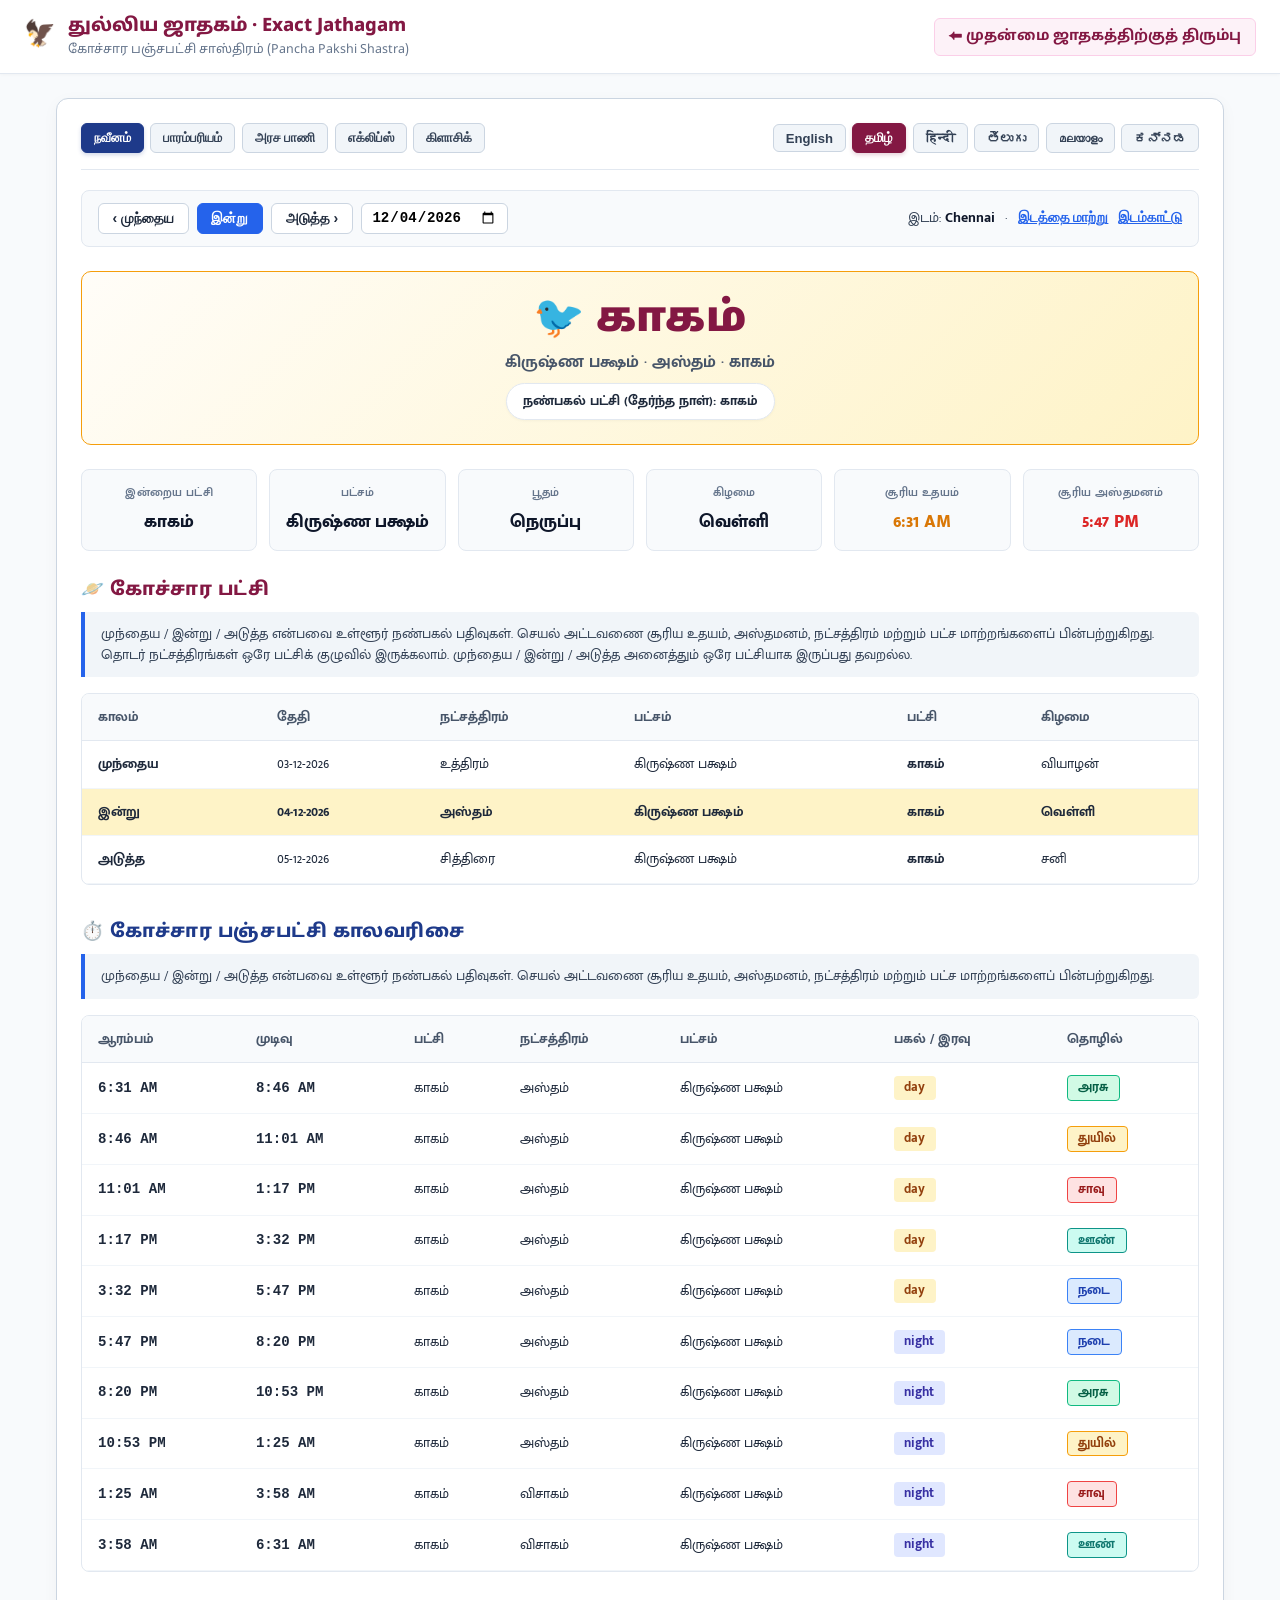
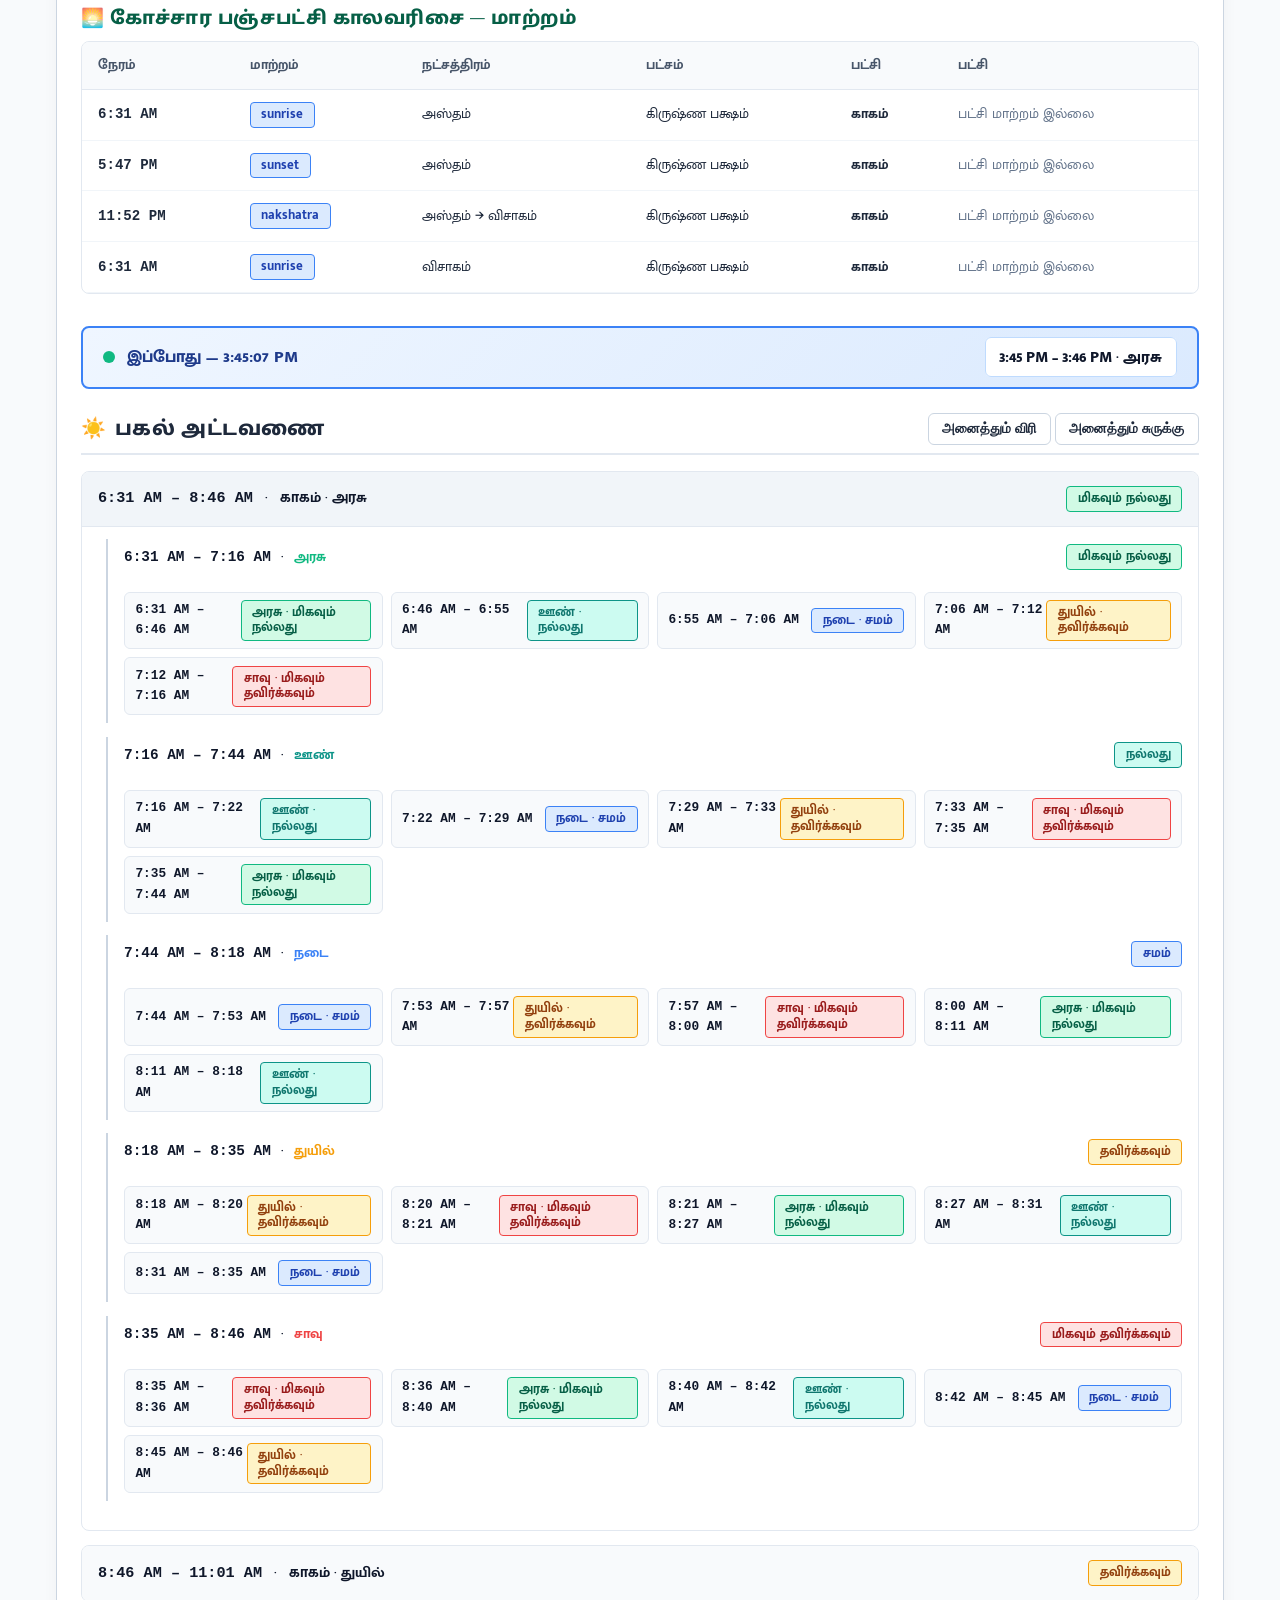
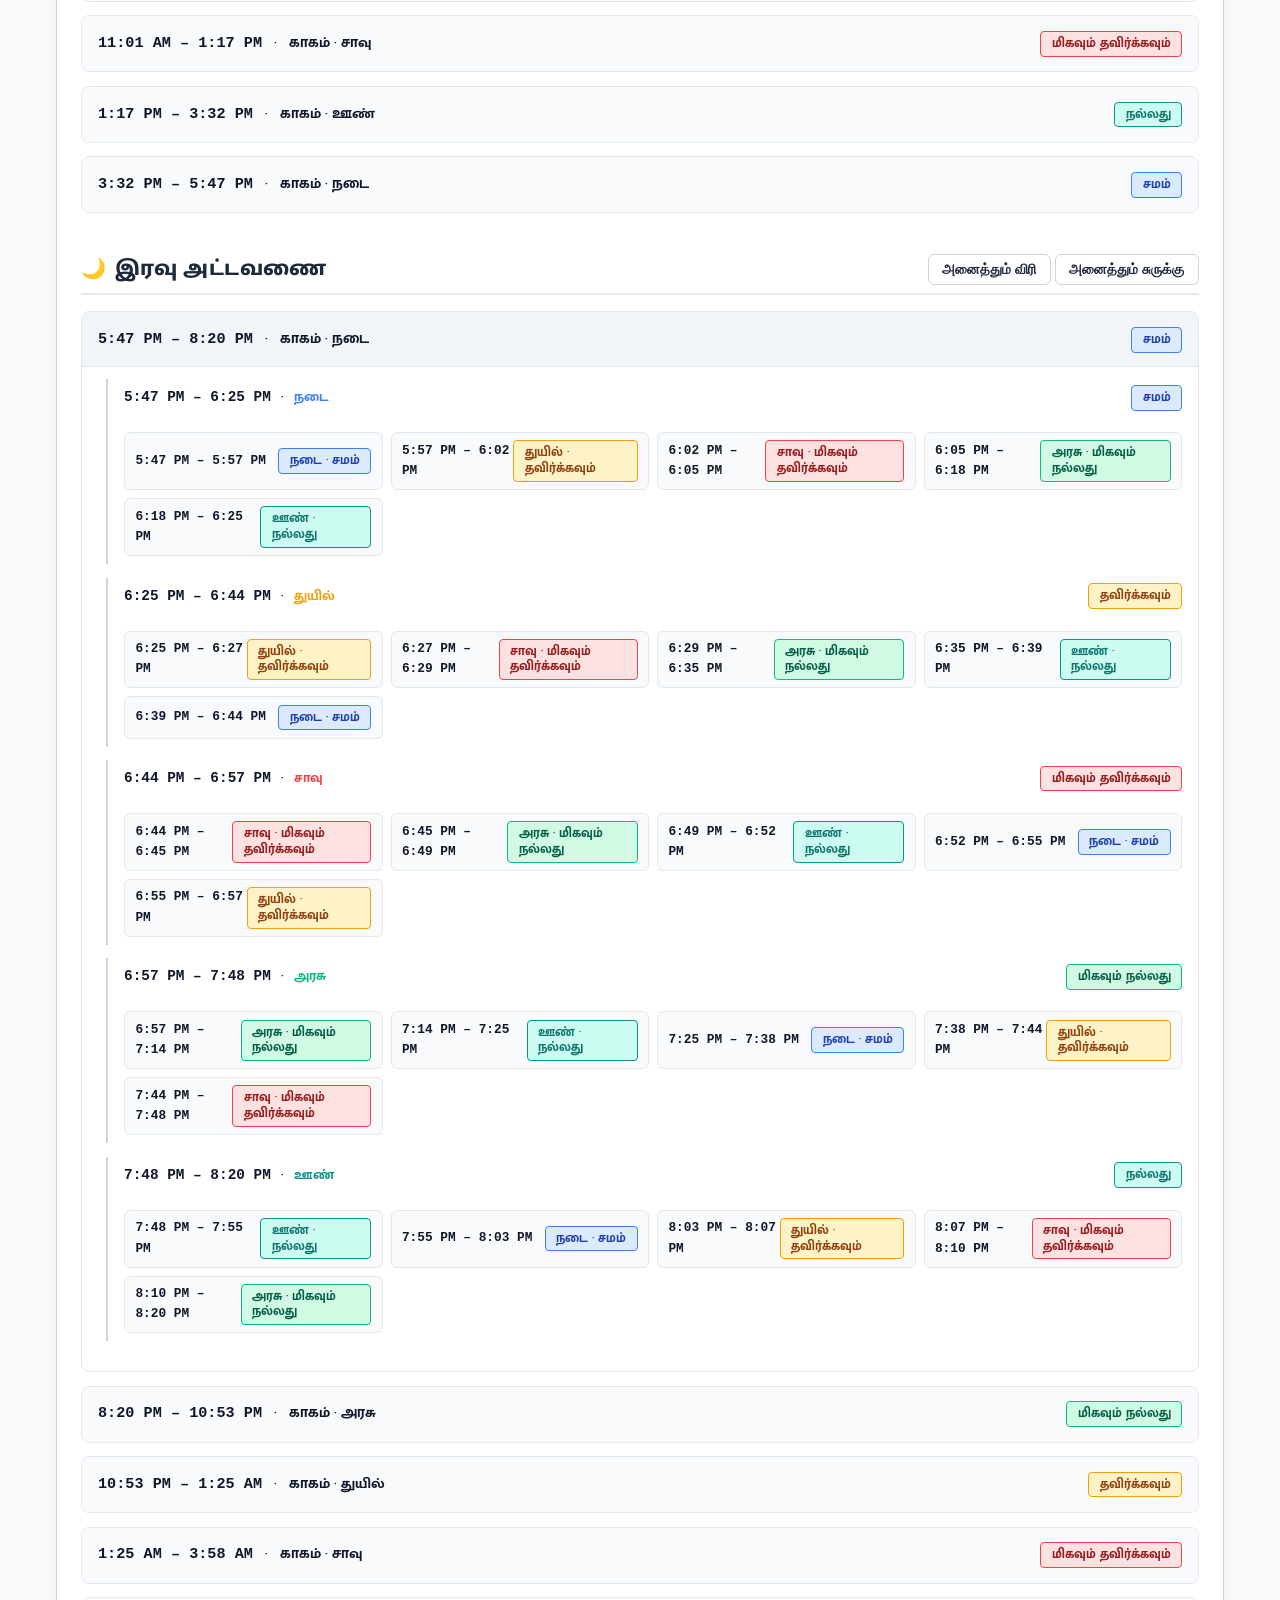
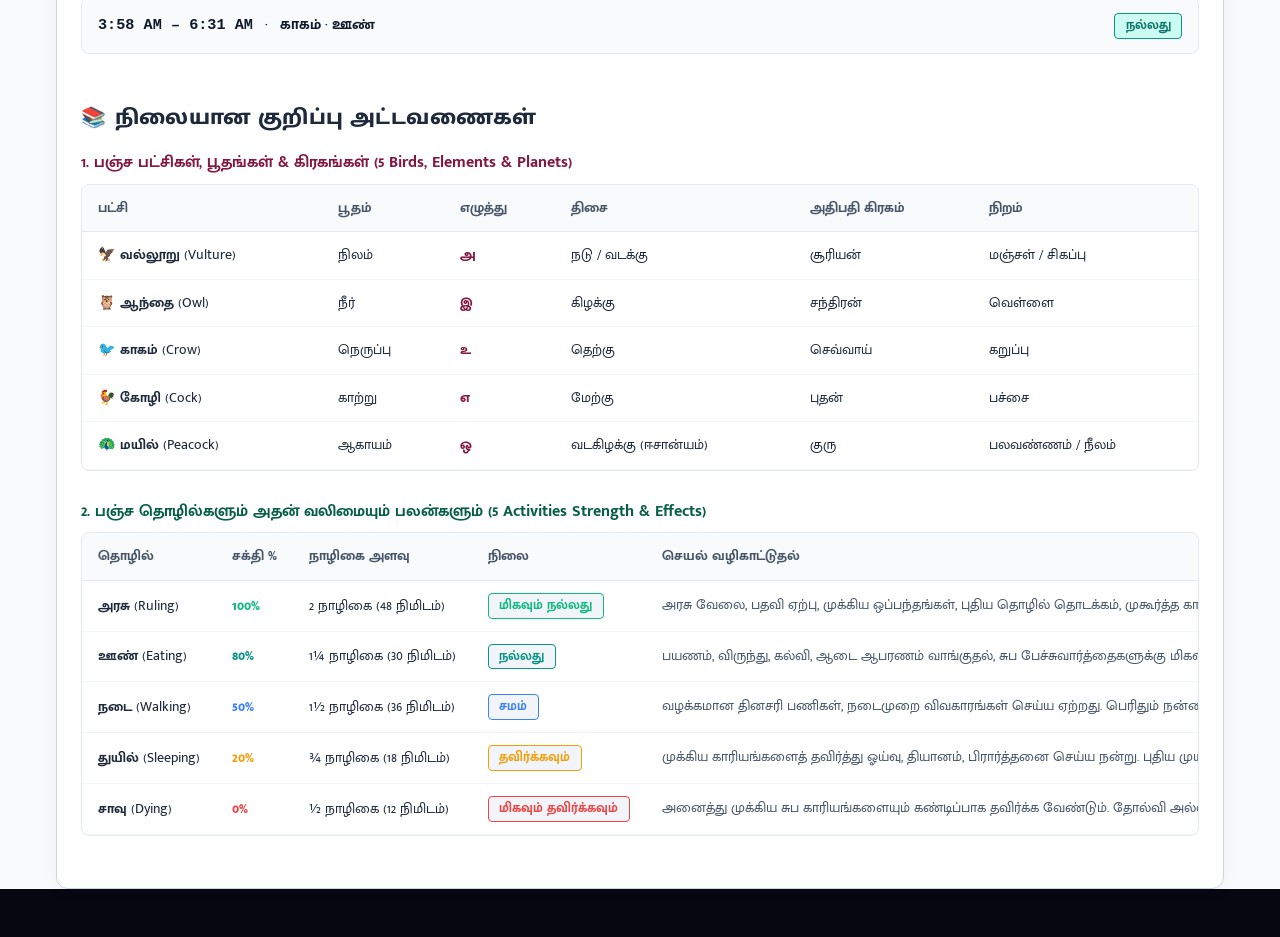
<file: kochara-panjapatchi.html>
<!DOCTYPE html>
<html lang="ta">
<head>
  <meta charset="UTF-8">
  <meta name="viewport" content="width=device-width, initial-scale=1.0">
  <title>கோச்சார பஞ்சபட்சி · இன்றைய நாள் பட்சி அட்டவணை | Exact Jathagam (துல்லிய ஜாதகம்)</title>
  <meta name="description" content="கோச்சார பஞ்சபட்சி சாஸ்திரம் - 100% துல்லியமான உள்ளூர் நண்பகல் மற்றும் சூரிய உதயம் அஸ்தமனக் கணித அட்டவணை. 5 பட்சிகள், 5 தொழில்கள், உப-பட்சி மற்றும் சூட்சும கால அட்டவணை.">
  <link rel="preconnect" href="https://fonts.googleapis.com">
  <link rel="preconnect" href="https://fonts.gstatic.com" crossorigin>
  <link href="https://fonts.googleapis.com/css2?family=Mukta+Malar:wght@400;500;600;700;800&family=Outfit:wght@400;500;600;700;800&display=swap" rel="stylesheet">
  <link rel="stylesheet" href="css/main.css">
  <style>
    body {
      background: #F8FAFC;
      color: #0F172A;
      font-family: 'Mukta Malar', 'Outfit', sans-serif;
      margin: 0;
      padding: 0;
    }
    .standalone-nav {
      background: #FFFFFF;
      border-bottom: 1px solid #E2E8F0;
      padding: 0.75rem 1.5rem;
      display: flex;
      justify-content: space-between;
      align-items: center;
      position: sticky;
      top: 0;
      z-index: 100;
      box-shadow: 0 1px 3px rgba(0,0,0,0.03);
    }
    .standalone-container {
      max-width: 1200px;
      margin: 1.5rem auto 3rem auto;
      padding: 0 1rem;
    }
    .back-btn {
      display: inline-flex;
      align-items: center;
      gap: 0.4rem;
      color: #831843;
      text-decoration: none;
      font-weight: 700;
      font-size: 0.9rem;
      background: #FDF2F8;
      border: 1px solid #FBCFE8;
      padding: 0.4rem 0.85rem;
      border-radius: 6px;
      transition: all 0.2s;
    }
    .back-btn:hover {
      background: #FCE7F3;
    }
    .loc-modal-overlay {
      position: fixed;
      top: 0; left: 0; right: 0; bottom: 0;
      background: rgba(0,0,0,0.5);
      display: none;
      align-items: center;
      justify-content: center;
      z-index: 9999;
    }
    .loc-modal-box {
      background: #FFFFFF;
      border-radius: 12px;
      padding: 1.5rem;
      width: 90%;
      max-width: 460px;
      box-shadow: 0 10px 25px rgba(0,0,0,0.15);
    }
  </style>
</head>
<body>

  <!-- Top Standalone Navigation Bar -->
  <header class="standalone-nav">
    <div style="display: flex; align-items: center; gap: 0.75rem;">
      <span style="font-size: 1.6rem;">🦅</span>
      <div>
        <div style="font-weight: 800; font-size: 1.15rem; color: #831843;">துல்லிய ஜாதகம் · Exact Jathagam</div>
        <div style="font-size: 0.78rem; color: #64748B;">கோச்சார பஞ்சபட்சி சாஸ்திரம் (Pancha Pakshi Shastra)</div>
      </div>
    </div>
    <div>
      <a href="index.html" class="back-btn">⬅ முதன்மை ஜாதகத்திற்குத் திரும்பு</a>
    </div>
  </header>

  <main class="standalone-container">
    <div id="panchaPakshiAppCard" class="ep-pp-card ep-theme-modern">
      
      <!-- 1. Top Bar: Themes & Languages -->
      <div class="ep-pp-top-bar">
        <div class="ep-pp-theme-group">
          <button type="button" class="ep-pp-theme-btn active" data-theme="modern">நவீனம்</button>
          <button type="button" class="ep-pp-theme-btn" data-theme="traditional">பாரம்பரியம்</button>
          <button type="button" class="ep-pp-theme-btn" data-theme="royal">அரச பாணி</button>
          <button type="button" class="ep-pp-theme-btn" data-theme="eclipse">எக்லிப்ஸ்</button>
          <button type="button" class="ep-pp-theme-btn" data-theme="classic">கிளாசிக்</button>
        </div>

        <div class="ep-pp-lang-group">
          <button type="button" class="ep-pp-lang-btn" data-lang="en">English</button>
          <button type="button" class="ep-pp-lang-btn active" data-lang="ta">தமிழ்</button>
          <button type="button" class="ep-pp-lang-btn" data-lang="hi">हिन्दी</button>
          <button type="button" class="ep-pp-lang-btn" data-lang="te">తెలుగు</button>
          <button type="button" class="ep-pp-lang-btn" data-lang="ml">മലയാളം</button>
          <button type="button" class="ep-pp-lang-btn" data-lang="kn">ಕನ್ನಡ</button>
        </div>
      </div>

      <!-- 2. Date Navigation & Location Bar -->
      <div class="ep-pp-nav-row">
        <div class="ep-pp-date-nav">
          <button type="button" id="ppPrevBtn" class="ep-pp-nav-btn">‹ முந்தைய</button>
          <button type="button" id="ppTodayBtn" class="ep-pp-nav-btn primary">இன்று</button>
          <button type="button" id="ppNextBtn" class="ep-pp-nav-btn">அடுத்த ›</button>
          <input type="date" id="ppDateInput" value="2026-10-12" style="padding: 0.35rem 0.6rem; border-radius: 6px; border: 1px solid #CBD5E1; font-weight: 700; font-size: 0.88rem; outline: none;">
        </div>

        <div class="ep-pp-loc-display">
          <span>இடம்: <strong id="ppLocName" class="ep-pp-loc-pill">Chennai</strong></span>
          <span>·</span>
          <button type="button" id="ppChangeLocBtn" class="ep-pp-link-btn">இடத்தை மாற்று</button>
          <button type="button" id="ppShowLocBtn" class="ep-pp-link-btn">இடம்காட்டு</button>
        </div>
      </div>

      <!-- 3. Core Bird & Day Overview Hero Banner -->
      <div class="ep-pp-hero-banner" id="ppHeroBanner">
        <h1 class="ep-pp-main-bird-title" id="ppMainBirdTitle">
          <span>🐦</span> <span id="ppMainBirdName">காகம்</span>
        </h1>
        <div class="ep-pp-main-bird-sub" id="ppMainBirdSub">
          சுக்ல பக்ஷம் · சுவாதி · காகம்
        </div>
        <div class="ep-pp-noon-bird-pill" id="ppNoonBirdBadge">
          நண்பகல் பட்சி (தேர்ந்த நாள்): <strong id="ppNoonBirdName">காகம்</strong>
        </div>
      </div>

      <!-- 4. Overview Metrics Grid Table -->
      <div class="ep-pp-metrics-grid" id="ppMetricsGrid">
        <div class="ep-pp-metric-card">
          <div class="ep-pp-metric-label" id="lblTodayBird">இன்றைய பட்சி</div>
          <div class="ep-pp-metric-val" id="valTodayBird">காகம்</div>
        </div>
        <div class="ep-pp-metric-card">
          <div class="ep-pp-metric-label" id="lblPaksham">பட்சம்</div>
          <div class="ep-pp-metric-val" id="valPaksham">சுக்ல பக்ஷம்</div>
        </div>
        <div class="ep-pp-metric-card">
          <div class="ep-pp-metric-label" id="lblElement">பூதம்</div>
          <div class="ep-pp-metric-val" id="valElement">நெருப்பு</div>
        </div>
        <div class="ep-pp-metric-card">
          <div class="ep-pp-metric-label" id="lblWeekday">கிழமை</div>
          <div class="ep-pp-metric-val" id="valWeekday">திங்கள்</div>
        </div>
        <div class="ep-pp-metric-card">
          <div class="ep-pp-metric-label" id="lblSunrise">சூரிய உதயம்</div>
          <div class="ep-pp-metric-val" id="valSunrise" style="color: #D97706;">5:58 AM</div>
        </div>
        <div class="ep-pp-metric-card">
          <div class="ep-pp-metric-label" id="lblSunset">சூரிய அஸ்தமனம்</div>
          <div class="ep-pp-metric-val" id="valSunset" style="color: #DC2626;">5:52 PM</div>
        </div>
      </div>

      <!-- 5. Gochara Bird 3-Day Card (முந்தைய / இன்று / அடுத்த) -->
      <div style="margin-bottom: 2rem;">
        <h3 style="margin: 0 0 0.5rem 0; font-size: 1.15rem; font-weight: 800; color: #831843;" id="ppGocharaTitle">
          🪐 கோச்சார பட்சி
        </h3>
        <div class="ep-pp-note-box" id="ppGocharaNote">
          முந்தைய / இன்று / அடுத்த என்பவை உள்ளூர் நண்பகல் பதிவுகள். செயல் அட்டவணை சூரிய உதயம், அஸ்தமனம், நட்சத்திரம் மற்றும் பட்ச மாற்றங்களைப் பின்பற்றுகிறது.
          தொடர் நட்சத்திரங்கள் ஒரே பட்சிக் குழுவில் இருக்கலாம். முந்தைய / இன்று / அடுத்த அனைத்தும் ஒரே பட்சியாக இருப்பது தவறல்ல.
        </div>
        <div class="ep-pp-table-wrap">
          <table class="ep-pp-table">
            <thead>
              <tr>
                <th id="thGocharaTime">காலம்</th>
                <th id="thGocharaDate">தேதி</th>
                <th id="thGocharaStar">நட்சத்திரம்</th>
                <th id="thGocharaPaksha">பட்சம்</th>
                <th id="thGocharaBird">பட்சி</th>
                <th id="thGocharaDay">கிழமை</th>
              </tr>
            </thead>
            <tbody id="ppGocharaTbody">
              <!-- Dynamically populated -->
            </tbody>
          </table>
        </div>
      </div>

      <!-- 6. Major Periods Timeline Table (கோச்சார பஞ்சபட்சி காலவரிசை) -->
      <div style="margin-bottom: 2rem;">
        <h3 style="margin: 0 0 0.5rem 0; font-size: 1.15rem; font-weight: 800; color: #1E3A8A;" id="ppTimelineTitle">
          ⏱️ கோச்சார பஞ்சபட்சி காலவரிசை
        </h3>
        <div class="ep-pp-note-box" id="ppTimelineNote">
          முந்தைய / இன்று / அடுத்த என்பவை உள்ளூர் நண்பகல் பதிவுகள். செயல் அட்டவணை சூரிய உதயம், அஸ்தமனம், நட்சத்திரம் மற்றும் பட்ச மாற்றங்களைப் பின்பற்றுகிறது.
        </div>
        <div class="ep-pp-table-wrap">
          <table class="ep-pp-table">
            <thead>
              <tr>
                <th id="thTlStart">ஆரம்பம்</th>
                <th id="thTlEnd">முடிவு</th>
                <th id="thTlBird">பட்சி</th>
                <th id="thTlStar">நட்சத்திரம்</th>
                <th id="thTlPaksha">பட்சம்</th>
                <th id="thTlPeriod">பகல் / இரவு</th>
                <th id="thTlActivity">தொழில்</th>
              </tr>
            </thead>
            <tbody id="ppTimelineTbody">
              <!-- Dynamically populated -->
            </tbody>
          </table>
        </div>
      </div>

      <!-- 7. Astronomical Transitions Table (கோச்சார பஞ்சபட்சி காலவரிசை — மாற்றம்) -->
      <div style="margin-bottom: 2rem;">
        <h3 style="margin: 0 0 0.5rem 0; font-size: 1.15rem; font-weight: 800; color: #065F46;" id="ppTransitionsTitle">
          🌅 கோச்சார பஞ்சபட்சி காலவரிசை — மாற்றம்
        </h3>
        <div class="ep-pp-table-wrap">
          <table class="ep-pp-table">
            <thead>
              <tr>
                <th id="thTrTime">நேரம்</th>
                <th id="thTrChange">மாற்றம்</th>
                <th id="thTrStar">நட்சத்திரம்</th>
                <th id="thTrPaksha">பட்சம்</th>
                <th id="thTrBird">பட்சி</th>
                <th id="thTrStatus">பட்சி</th>
              </tr>
            </thead>
            <tbody id="ppTransitionsTbody">
              <!-- Dynamically populated -->
            </tbody>
          </table>
        </div>
      </div>

      <!-- 8. Real-time Live Sub-Period Indicator Card -->
      <div class="ep-pp-live-indicator-card" id="ppLiveCard">
        <div class="ep-pp-live-left">
          <div class="ep-pp-pulse-dot"></div>
          <div>
            <span class="ep-pp-live-title" id="ppLiveLabel">இப்போது — 6:47 PM</span>
          </div>
        </div>
        <div>
          <span class="ep-pp-live-badge-val" id="ppLiveVal">6:46 PM – 6:48 PM · நடை</span>
        </div>
      </div>

      <!-- 9. 3-Tier Nested Accordion Schedule: பகல் அட்டவணை & இரவு அட்டவணை -->
      <div class="ep-pp-accordion-group">
        
        <!-- Daytime Schedule -->
        <div class="ep-pp-section-heading">
          <h2 class="ep-pp-heading-text" id="ppDayHeading">
            <span>☀️</span> பகல் அட்டவணை
          </h2>
          <div>
            <button type="button" class="ep-pp-nav-btn" id="ppExpandAllDayBtn">அனைத்தும் விரி</button>
            <button type="button" class="ep-pp-nav-btn" id="ppCollapseAllDayBtn">அனைத்தும் சுருக்கு</button>
          </div>
        </div>
        <div id="ppDayAccordionList">
          <!-- Dynamically populated 5 Major Yamams -->
        </div>

        <!-- Nighttime Schedule -->
        <div class="ep-pp-section-heading" style="margin-top: 2.5rem;">
          <h2 class="ep-pp-heading-text" id="ppNightHeading">
            <span>🌙</span> இரவு அட்டவணை
          </h2>
          <div>
            <button type="button" class="ep-pp-nav-btn" id="ppExpandAllNightBtn">அனைத்தும் விரி</button>
            <button type="button" class="ep-pp-nav-btn" id="ppCollapseAllNightBtn">அனைத்தும் சுருக்கு</button>
          </div>
        </div>
        <div id="ppNightAccordionList">
          <!-- Dynamically populated 5 Major Yamams -->
        </div>
      </div>

      <!-- 10. Master Reference Static Tables (நிலையான குறிப்பு அட்டவணைகள்) -->
      <div style="margin-top: 3rem;">
        <h2 class="ep-pp-heading-text" style="margin-bottom: 1rem;" id="ppStaticHeading">
          <span>📚</span> நிலையான குறிப்பு அட்டவணைகள்
        </h2>

        <!-- Reference 1: 5 Birds & Elements -->
        <div style="margin-bottom: 1.5rem;">
          <h4 style="color: #831843; margin-bottom: 0.5rem; font-size: 1rem;">1. பஞ்ச பட்சிகள், பூதங்கள் &amp; கிரகங்கள் (5 Birds, Elements &amp; Planets)</h4>
          <div class="ep-pp-table-wrap">
            <table class="ep-pp-table">
              <thead>
                <tr>
                  <th>பட்சி</th>
                  <th>பூதம்</th>
                  <th>எழுத்து</th>
                  <th>திசை</th>
                  <th>அதிபதி கிரகம்</th>
                  <th>நிறம்</th>
                </tr>
              </thead>
              <tbody id="ppRefBirdsTbody">
                <!-- Dynamically populated -->
              </tbody>
            </table>
          </div>
        </div>

        <!-- Reference 2: 5 Activities Power & Recommendations -->
        <div style="margin-bottom: 1.5rem;">
          <h4 style="color: #065F46; margin-bottom: 0.5rem; font-size: 1rem;">2. பஞ்ச தொழில்களும் அதன் வலிமையும் பலன்களும் (5 Activities Strength &amp; Effects)</h4>
          <div class="ep-pp-table-wrap">
            <table class="ep-pp-table">
              <thead>
                <tr>
                  <th>தொழில்</th>
                  <th>சக்தி %</th>
                  <th>நாழிகை அளவு</th>
                  <th>நிலை</th>
                  <th>செயல் வழிகாட்டுதல்</th>
                </tr>
              </thead>
              <tbody id="ppRefActivitiesTbody">
                <!-- Dynamically populated -->
              </tbody>
            </table>
          </div>
        </div>

      </div>

    </div>
  </main>

  <!-- Location Change Modal -->
  <div class="loc-modal-overlay" id="locModal">
    <div class="loc-modal-box">
      <div style="display: flex; justify-content: space-between; align-items: center; margin-bottom: 1rem;">
        <h3 style="margin: 0; color: #1E3A8A; font-size: 1.15rem;">📍 இடத்தை மாற்றுக</h3>
        <button type="button" id="locModalClose" style="background: none; border: none; font-size: 1.3rem; cursor: pointer;">&times;</button>
      </div>
      <div style="margin-bottom: 1rem;">
        <label style="display: block; font-size: 0.85rem; font-weight: 600; margin-bottom: 0.35rem;">பிரபலமான இடங்கள்:</label>
        <select id="locSelect" style="width: 100%; padding: 0.5rem; border-radius: 6px; border: 1px solid #CBD5E1; font-size: 0.9rem;">
          <option value="Chennai|13.0827|80.2707" selected>Chennai (சென்னை) - 13.0827° N, 80.2707° E</option>
          <option value="Madurai|9.9252|78.1198">Madurai (மதுரை) - 9.9252° N, 78.1198° E</option>
          <option value="Coimbatore|11.0168|76.9558">Coimbatore (கோயம்புத்தூர்) - 11.0168° N, 76.9558° E</option>
          <option value="Tiruchirappalli|10.7905|78.7047">Tiruchirappalli (திருச்சிராப்பள்ளி) - 10.7905° N, 78.7047° E</option>
          <option value="Salem|11.6643|78.1460">Salem (சேலம்) - 11.6643° N, 78.1460° E</option>
          <option value="Tirunelveli|8.7139|77.7567">Tirunelveli (திருநெல்வேலி) - 8.7139° N, 77.7567° E</option>
          <option value="Thanjavur|10.7870|79.1378">Thanjavur (தஞ்சாவூர்) - 10.7870° N, 79.1378° E</option>
          <option value="Vellore|12.9165|79.1325">Vellore (வேலூர்) - 12.9165° N, 79.1325° E</option>
          <option value="Bangalore|12.9716|77.5946">Bangalore (பெங்களூரு) - 12.9716° N, 77.5946° E</option>
          <option value="Mumbai|19.0760|72.8777">Mumbai (மும்பை) - 19.0760° N, 72.8777° E</option>
          <option value="Delhi|28.7041|77.1025">Delhi (டெல்லி) - 28.7041° N, 77.1025° E</option>
          <option value="Singapore|1.3521|103.8198">Singapore (சிங்கப்பூர்) - 1.3521° N, 103.8198° E</option>
          <option value="Kuala Lumpur|3.1390|101.6869">Kuala Lumpur (மலேசியா) - 3.1390° N, 101.6869° E</option>
          <option value="Colombo|6.9271|79.8612">Colombo (கொழும்பு) - 6.9271° N, 79.8612° E</option>
        </select>
      </div>
      <div style="text-align: right;">
        <button type="button" id="locModalApply" class="ep-pp-nav-btn primary">பயன்படுத்துக</button>
      </div>
    </div>
  </div>

  <!-- Scripts -->
  <script src="js/pancha-pakshi-engine.js"></script>
  <script>
    document.addEventListener("DOMContentLoaded", function () {
      // Parse URL Search Params
      const urlParams = new URLSearchParams(window.location.search);
      let curTheme = urlParams.get("theme") || "modern";
      if (curTheme === "1") curTheme = "modern";
      else if (curTheme === "2") curTheme = "traditional";
      else if (curTheme === "3") curTheme = "royal";
      else if (curTheme === "4") curTheme = "eclipse";
      else if (curTheme === "5") curTheme = "classic";

      const getTodayIso = () => {
        const d = new Date();
        return `${d.getFullYear()}-${String(d.getMonth() + 1).padStart(2, "0")}-${String(d.getDate()).padStart(2, "0")}`;
      };

      let curLang = urlParams.get("language") || "ta";
      let curPlace = urlParams.get("place") || "Chennai";
      let curLat = parseFloat(urlParams.get("lat")) || 13.0827;
      let curLon = parseFloat(urlParams.get("lon")) || 80.2707;
      let curDate = urlParams.get("date") || getTodayIso();

      const card = document.getElementById("panchaPakshiAppCard");
      const dateInput = document.getElementById("ppDateInput");
      dateInput.value = curDate;

      // Theme Switcher
      function applyTheme(themeName) {
        curTheme = themeName;
        card.className = "ep-pp-card ep-theme-" + themeName;
        document.querySelectorAll(".ep-pp-theme-btn").forEach(b => {
          b.classList.toggle("active", b.getAttribute("data-theme") === themeName);
        });
      }
      applyTheme(curTheme);

      document.querySelectorAll(".ep-pp-theme-btn").forEach(btn => {
        btn.addEventListener("click", () => applyTheme(btn.getAttribute("data-theme")));
      });

      // Language Switcher
      function applyLanguage(langCode) {
        curLang = langCode;
        document.querySelectorAll(".ep-pp-lang-btn").forEach(b => {
          b.classList.toggle("active", b.getAttribute("data-lang") === langCode);
        });
        renderAll();
      }

      document.querySelectorAll(".ep-pp-lang-btn").forEach(btn => {
        btn.addEventListener("click", () => applyLanguage(btn.getAttribute("data-lang")));
      });

      // Date Navigation
      document.getElementById("ppPrevBtn").addEventListener("click", () => {
        const d = new Date(curDate);
        d.setDate(d.getDate() - 1);
        curDate = d.toISOString().split("T")[0];
        dateInput.value = curDate;
        renderAll();
      });

      document.getElementById("ppTodayBtn").addEventListener("click", () => {
        curDate = getTodayIso();
        dateInput.value = curDate;
        renderAll();
      });

      document.getElementById("ppNextBtn").addEventListener("click", () => {
        const d = new Date(curDate);
        d.setDate(d.getDate() + 1);
        curDate = d.toISOString().split("T")[0];
        dateInput.value = curDate;
        renderAll();
      });

      dateInput.addEventListener("change", (e) => {
        if (e.target.value) {
          curDate = e.target.value;
          renderAll();
        }
      });

      // Location Modal
      const locModal = document.getElementById("locModal");
      document.getElementById("ppChangeLocBtn").addEventListener("click", () => {
        locModal.style.display = "flex";
      });
      document.getElementById("locModalClose").addEventListener("click", () => {
        locModal.style.display = "none";
      });
      document.getElementById("locModalApply").addEventListener("click", () => {
        const val = document.getElementById("locSelect").value;
        const [p, latStr, lonStr] = val.split("|");
        curPlace = p;
        curLat = parseFloat(latStr);
        curLon = parseFloat(lonStr);
        document.getElementById("ppLocName").textContent = curPlace;
        locModal.style.display = "none";
        renderAll();
      });
      document.getElementById("ppShowLocBtn").addEventListener("click", () => {
        alert("இடம்: " + curPlace + " (Latitude: " + curLat + ", Longitude: " + curLon + ")");
      });

      // Render Schedule
      function renderAll() {
        if (typeof PanchaPakshiEngine === "undefined") return;

        const schedule = PanchaPakshiEngine.calculateDailySchedule({
          date: curDate,
          place: curPlace,
          lat: curLat,
          lon: curLon,
          tz: 5.5,
          lang: curLang
        });

        const t = (k) => PanchaPakshiEngine.t(k, curLang);

        // Update Labels
        document.getElementById("lblTodayBird").textContent = t("todayBird");
        document.getElementById("lblPaksham").textContent = t("paksham");
        document.getElementById("lblElement").textContent = t("element");
        document.getElementById("lblWeekday").textContent = t("weekday");
        document.getElementById("lblSunrise").textContent = t("sunrise");
        document.getElementById("lblSunset").textContent = t("sunset");

        // 1. Hero
        document.getElementById("ppMainBirdName").textContent = schedule.bird.ta;
        document.getElementById("ppMainBirdSub").textContent = `${schedule.pakshaTa} · ${schedule.starObj.ta} · ${schedule.bird.ta}`;
        document.getElementById("ppNoonBirdBadge").innerHTML = `${t("noonBirdTitle")}: <strong>${schedule.bird.ta}</strong>`;

        // 2. Metrics
        document.getElementById("valTodayBird").textContent = schedule.bird.ta;
        document.getElementById("valPaksham").textContent = schedule.pakshaTa;
        document.getElementById("valElement").textContent = schedule.elementTa;
        document.getElementById("valWeekday").textContent = schedule.weekday.ta;
        document.getElementById("valSunrise").textContent = schedule.sunriseStr;
        document.getElementById("valSunset").textContent = schedule.sunsetStr;

        // 3. Gochara 3-Day Table
        const gTbody = document.getElementById("ppGocharaTbody");
        gTbody.innerHTML = schedule.threeDaysGochara.map(row => `
          <tr class="${row.isCurrent ? 'active-row' : ''}">
            <td><strong>${row.periodLabel}</strong></td>
            <td>${row.date}</td>
            <td>${row.nakshatra}</td>
            <td>${row.paksha}</td>
            <td><strong>${row.bird}</strong></td>
            <td>${row.weekday}</td>
          </tr>
        `).join("");

        // 4. Major Timeline
        const tlTbody = document.getElementById("ppTimelineTbody");
        tlTbody.innerHTML = schedule.majorTimeline.map(row => `
          <tr>
            <td style="font-family: monospace; font-weight: 700;">${row.startStr}</td>
            <td style="font-family: monospace; font-weight: 700;">${row.endStr}</td>
            <td>${row.bird.ta}</td>
            <td>${row.nakshatraTa}</td>
            <td>${row.pakshaTa}</td>
            <td><span class="ep-pp-badge" style="background: ${row.periodType === 'day' ? '#FEF3C7' : '#E0E7FF'}; color: ${row.periodType === 'day' ? '#92400E' : '#3730A3'};">${row.periodType}</span></td>
            <td><span class="ep-pp-badge ${row.activity.badgeClass}">${row.activity.ta}</span></td>
          </tr>
        `).join("");

        // 5. Transitions
        const trTbody = document.getElementById("ppTransitionsTbody");
        trTbody.innerHTML = schedule.transitions.map(tr => `
          <tr>
            <td style="font-family: monospace; font-weight: 700;">${tr.time}</td>
            <td><span class="ep-pp-badge badge-nadai">${tr.typeTa}</span></td>
            <td>${tr.nakshatra}</td>
            <td>${tr.paksha}</td>
            <td><strong>${tr.bird}</strong></td>
            <td><span style="color: #64748B;">${tr.status}</span></td>
          </tr>
        `).join("");

        // 6. Live Indicator with Real-Time Ticker
        function updateStandaloneLiveSlot() {
          const nowObj = new Date();
          const isToday = (curDate === getTodayIso());
          const targetObj = isToday ? nowObj : new Date(`${curDate}T12:00:00`);
          const liveSlot = PanchaPakshiEngine.getLiveActiveSlot(schedule, targetObj);
          
          const timeStr = isToday
            ? nowObj.toLocaleTimeString([], { hour: 'numeric', minute: '2-digit', second: '2-digit', hour12: true })
            : '12:00 PM';

          document.getElementById("ppLiveLabel").textContent = `${t("nowLabel")} — ${timeStr}`;
          document.getElementById("ppLiveVal").textContent = liveSlot.displayText || `${schedule.bird.ta} · ${schedule.pakshaTa}`;
        }

        updateStandaloneLiveSlot();

        if (window._standalonePpInterval) clearInterval(window._standalonePpInterval);
        window._standalonePpInterval = setInterval(updateStandaloneLiveSlot, 1000);

        // 7. Day & Night Accordions
        renderAccordionList("ppDayAccordionList", schedule.dayPeriods);
        renderAccordionList("ppNightAccordionList", schedule.nightPeriods);

        // 8. Static Reference Tables
        renderStaticReferenceTables();
      }

      function renderAccordionList(containerId, yamamList) {
        const container = document.getElementById(containerId);
        container.innerHTML = yamamList.map((y, idx) => `
          <div class="ep-pp-tree-card ${idx === 0 ? 'open' : ''}" id="card-${y.id}">
            <div class="ep-pp-accordion-header" onclick="document.getElementById('card-${y.id}').classList.toggle('open')">
              <div class="ep-pp-tree-title">
                <span style="font-family: monospace; font-weight: 800; font-size: 0.95rem;">${y.timeRangeStr}</span>
                <span>·</span>
                <span>${y.bird.ta} · <strong>${y.activity.ta}</strong></span>
              </div>
              <div>
                <span class="ep-pp-badge ${y.activity.badgeClass}">${y.activity.verdictTa}</span>
              </div>
            </div>

            <div class="ep-pp-sub-container">
              ${y.subPeriods.map(sub => `
                <div class="ep-pp-sub-card">
                  <div class="ep-pp-sub-header">
                    <div>
                      <span style="font-family: monospace; font-weight: 700;">${sub.timeRangeStr}</span>
                      <span style="margin: 0 0.4rem;">·</span>
                      <strong style="color: ${sub.activity.color};">${sub.activity.ta}</strong>
                    </div>
                    <div>
                      <span class="ep-pp-badge ${sub.activity.badgeClass}">${sub.activity.verdictTa}</span>
                    </div>
                  </div>

                  <!-- Micro-periods -->
                  <div class="ep-pp-micro-grid">
                    ${sub.microPeriods.map(m => `
                      <div class="ep-pp-micro-item">
                        <span class="ep-pp-micro-time">${m.timeRangeStr}</span>
                        <span class="ep-pp-badge ${m.activity.badgeClass}">${m.activity.ta} · ${m.activity.verdictTa}</span>
                      </div>
                    `).join("")}
                  </div>
                </div>
              `).join("")}
            </div>
          </div>
        `).join("");
      }

      function renderStaticReferenceTables() {
        const refBirds = PanchaPakshiEngine.MASTER_TABLES.birdsSummary;
        const bTbody = document.getElementById("ppRefBirdsTbody");
        if (bTbody) {
          bTbody.innerHTML = refBirds.map(b => `
            <tr>
              <td><strong>${b.symbol} ${b.birdTa}</strong> (${b.birdEn})</td>
              <td>${b.elementTa}</td>
              <td style="font-weight: 800; color: #831843;">${b.letter}</td>
              <td>${b.directionTa}</td>
              <td>${b.planetTa}</td>
              <td>${b.colorTa}</td>
            </tr>
          `).join("");
        }

        const refActs = PanchaPakshiEngine.MASTER_TABLES.activitiesSummary;
        const aTbody = document.getElementById("ppRefActivitiesTbody");
        if (aTbody) {
          aTbody.innerHTML = refActs.map(a => `
            <tr>
              <td><strong>${a.actTa}</strong> (${a.actEn})</td>
              <td style="font-weight: 800; color: ${a.color};">${a.power}</td>
              <td>${a.weightNazhigai}</td>
              <td><span class="ep-pp-badge" style="background: #F1F5F9; color: ${a.color}; border: 1px solid ${a.color};">${a.verdictTa}</span></td>
              <td style="font-size: 0.85rem; color: #475569;">${a.descriptionTa}</td>
            </tr>
          `).join("");
        }
      }

      // Expand / Collapse toggles
      document.getElementById("ppExpandAllDayBtn").addEventListener("click", () => {
        document.querySelectorAll("#ppDayAccordionList .ep-pp-tree-card").forEach(c => c.classList.add("open"));
      });
      document.getElementById("ppCollapseAllDayBtn").addEventListener("click", () => {
        document.querySelectorAll("#ppDayAccordionList .ep-pp-tree-card").forEach(c => c.classList.remove("open"));
      });
      document.getElementById("ppExpandAllNightBtn").addEventListener("click", () => {
        document.querySelectorAll("#ppNightAccordionList .ep-pp-tree-card").forEach(c => c.classList.add("open"));
      });
      document.getElementById("ppCollapseAllNightBtn").addEventListener("click", () => {
        document.querySelectorAll("#ppNightAccordionList .ep-pp-tree-card").forEach(c => c.classList.remove("open"));
      });

      // Initial Render
      renderAll();
    });
  </script>
</body>
</html>
</file>
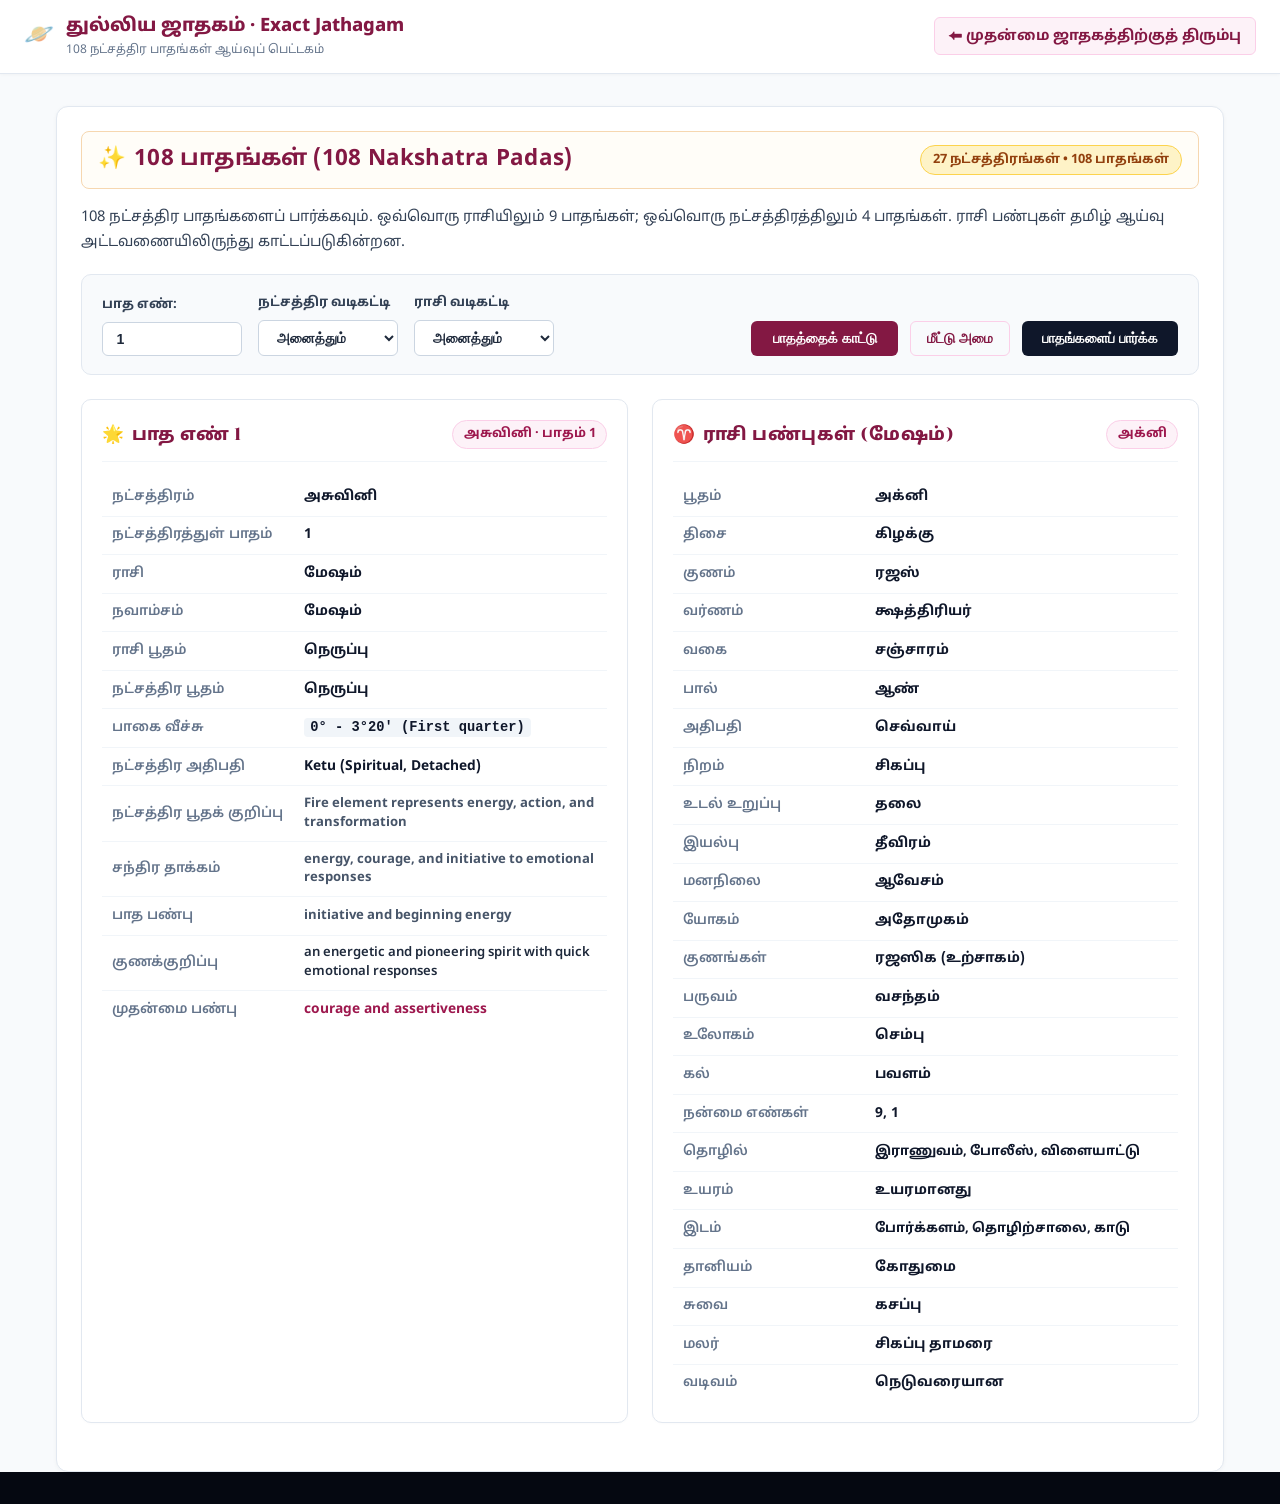
<file: pada-108.html>
<!DOCTYPE html>
<html lang="ta">
<head>
  <meta charset="UTF-8">
  <meta name="viewport" content="width=device-width, initial-scale=1.0">
  <title>108 பாதங்கள் &amp; ராசி பண்புகள் · Exact Jathagam (துல்லிய ஜாதகம்)</title>
  <meta name="description" content="108 நட்சத்திர பாதங்களைப் பார்க்கவும். ஒவ்வொரு ராசியிலும் 9 பாதங்கள்; ஒவ்வொரு நட்சத்திரத்திலும் 4 பாதங்கள். ராசி பண்புகள் தமிழ் ஆய்வு அட்டவணையிலிருந்து காட்டப்படுகின்றன.">
  <link rel="preconnect" href="https://fonts.googleapis.com">
  <link rel="preconnect" href="https://fonts.gstatic.com" crossorigin>
  <link href="https://fonts.googleapis.com/css2?family=Mukta+Malar:wght@400;500;600;700;800&family=Outfit:wght@400;500;600;700;800&display=swap" rel="stylesheet">
  <link rel="stylesheet" href="css/main.css">
  <style>
    body {
      background: #F8FAFC;
      color: #0F172A;
      font-family: 'Mukta Malar', 'Outfit', sans-serif;
      margin: 0;
      padding: 0;
    }
    .standalone-nav {
      background: #FFFFFF;
      border-bottom: 1px solid #E2E8F0;
      padding: 0.75rem 1.5rem;
      display: flex;
      justify-content: space-between;
      align-items: center;
      position: sticky;
      top: 0;
      z-index: 100;
      box-shadow: 0 1px 3px rgba(0,0,0,0.03);
    }
    .standalone-container {
      max-width: 1200px;
      margin: 2rem auto;
      padding: 0 1rem;
    }
    .back-btn {
      display: inline-flex;
      align-items: center;
      gap: 0.4rem;
      color: #831843;
      text-decoration: none;
      font-weight: 700;
      font-size: 0.9rem;
      background: #FDF2F8;
      border: 1px solid #FBCFE8;
      padding: 0.4rem 0.85rem;
      border-radius: 6px;
      transition: all 0.2s;
    }
    .back-btn:hover {
      background: #FCE7F3;
    }
  </style>
</head>
<body>
  <!-- Top Navigation Bar -->
  <header class="standalone-nav">
    <div style="display: flex; align-items: center; gap: 0.75rem;">
      <span style="font-size: 1.5rem;">🪐</span>
      <div>
        <div style="font-weight: 800; font-size: 1.15rem; color: #831843;">துல்லிய ஜாதகம் · Exact Jathagam</div>
        <div style="font-size: 0.75rem; color: #64748B;">108 நட்சத்திர பாதங்கள் ஆய்வுப் பெட்டகம்</div>
      </div>
    </div>
    <div>
      <a href="index.html" class="back-btn">⬅ முதன்மை ஜாதகத்திற்குத் திரும்பு</a>
    </div>
  </header>

  <main class="standalone-container">
    <div class="ep-pada-card">
      <div class="ep-section-header-card" style="margin-bottom: 1rem;">
        <div style="display: flex; justify-content: space-between; align-items: center; flex-wrap: wrap; gap: 0.5rem; width: 100%;">
          <div style="display: flex; align-items: center; gap: 0.5rem;">
            <h1 class="ep-header-title-burgundy" style="margin: 0; font-size: 1.4rem; display: flex; align-items: center; gap: 0.5rem;">
              <span>✨</span> 108 பாதங்கள் (108 Nakshatra Padas)
            </h1>
          </div>
          <span style="font-size: 0.8rem; background: #FEF3C7; color: #92400E; padding: 0.25rem 0.75rem; border-radius: 999px; font-weight: 700; border: 1px solid #FCD34D;">
            27 நட்சத்திரங்கள் • 108 பாதங்கள்
          </span>
        </div>
      </div>

      <p style="font-size: 0.92rem; color: #334155; line-height: 1.65; margin-bottom: 1.25rem;">
        108 நட்சத்திர பாதங்களைப் பார்க்கவும். ஒவ்வொரு ராசியிலும் 9 பாதங்கள்; ஒவ்வொரு நட்சத்திரத்திலும் 4 பாதங்கள். ராசி பண்புகள் தமிழ் ஆய்வு அட்டவணையிலிருந்து காட்டப்படுகின்றன.
      </p>

      <!-- Filter Controls Bar -->
      <div class="ep-pada-filter-bar">
        <div class="ep-pada-field">
          <label for="padaNumberInput" class="ep-pada-label">பாத எண்:</label>
          <input type="number" id="padaNumberInput" class="ep-pada-input" min="1" max="108" value="1" style="width: 100px;" />
        </div>

        <div class="ep-pada-field">
          <label for="padaNakshatraFilter" class="ep-pada-label">நட்சத்திர வடிகட்டி</label>
          <select id="padaNakshatraFilter" class="ep-pada-select">
            <option value="all">அனைத்தும்</option>
          </select>
        </div>

        <div class="ep-pada-field">
          <label for="padaRasiFilter" class="ep-pada-label">ராசி வடிகட்டி</label>
          <select id="padaRasiFilter" class="ep-pada-select">
            <option value="all">அனைத்தும்</option>
          </select>
        </div>

        <div class="ep-pada-actions">
          <button type="button" id="btnShowPada" class="ep-pada-btn-primary">
            பாதத்தைக் காட்டு
          </button>
          <button type="button" id="btnResetPada" class="ep-pada-btn-reset">
            மீட்டு அமை
          </button>
          <button type="button" id="btnTogglePadaBrowse" class="ep-pada-btn-browse">
            பாதங்களைப் பார்க்க
          </button>
        </div>
      </div>

      <!-- 2-Column Details Grid: Left Card - Pada Details / Right Card - Rasi Attributes -->
      <div class="ep-pada-details-grid">
        <!-- Left: Pada Details -->
        <div class="ep-pada-box" id="padaDetailsBox">
          <div class="ep-pada-box-header">
            <h2 class="ep-pada-box-title">
              <span>🌟</span> <span id="padaTitleDisplay">பாத எண் 1</span>
            </h2>
            <span id="padaBadgeDisplay" class="ep-pada-badge-num">அசுவினி · பாதம் 1</span>
          </div>
          <table class="ep-pada-table">
            <tbody id="padaDetailsTableBody"></tbody>
          </table>
        </div>

        <!-- Right: Rasi Attributes -->
        <div class="ep-pada-box" id="rasiAttributesBox">
          <div class="ep-pada-box-header">
            <h2 class="ep-pada-box-title">
              <span>♈</span> <span id="rasiTitleDisplay">ராசி பண்புகள்</span>
            </h2>
            <span id="rasiElementDisplay" class="ep-pada-badge-num">அக்னி</span>
          </div>
          <table class="ep-pada-table">
            <tbody id="rasiAttributesTableBody"></tbody>
          </table>
        </div>
      </div>

      <!-- Collapsible 108 Padas Directory Browser Grid -->
      <div id="padaDirectorySection" class="ep-pada-directory-wrap" style="display: none;">
        <div style="display: flex; justify-content: space-between; align-items: center; margin-bottom: 0.75rem; flex-wrap: wrap; gap: 0.5rem;">
          <h3 style="color: #831843; margin: 0; font-size: 1rem; font-weight: 700;">
            📚 108 நட்சத்திர பாதங்களின் முழுமையான அட்டவணை
          </h3>
          <span style="font-size: 0.8rem; color: #64748B;">ஏதேனும் பாதத்தைக் கிளிக் செய்து விவரங்களைக் காணலாம்</span>
        </div>
        <div id="padaDirectoryGrid" class="ep-pada-dir-grid"></div>
      </div>
    </div>
  </main>

  <script src="js/pada-108-engine.js"></script>
  <script>
    document.addEventListener("DOMContentLoaded", () => {
      const numInput = document.getElementById("padaNumberInput");
      const nakSelect = document.getElementById("padaNakshatraFilter");
      const rasiSelect = document.getElementById("padaRasiFilter");
      const btnShow = document.getElementById("btnShowPada");
      const btnReset = document.getElementById("btnResetPada");
      const btnBrowse = document.getElementById("btnTogglePadaBrowse");
      const padaTitle = document.getElementById("padaTitleDisplay");
      const padaBadge = document.getElementById("padaBadgeDisplay");
      const padaTbody = document.getElementById("padaDetailsTableBody");
      const rasiTitle = document.getElementById("rasiTitleDisplay");
      const rasiElement = document.getElementById("rasiElementDisplay");
      const rasiTbody = document.getElementById("rasiAttributesTableBody");
      const dirSection = document.getElementById("padaDirectorySection");
      const dirGrid = document.getElementById("padaDirectoryGrid");

      // Populate filter dropdowns
      nakSelect.innerHTML = `<option value="all">அனைத்தும்</option>` +
        Pada108Engine.NAKSHATRA_NAMES_TA.map(name => `<option value="${name}">${name}</option>`).join("");
      rasiSelect.innerHTML = `<option value="all">அனைத்தும்</option>` +
        Pada108Engine.RASI_NAMES_TA.map(name => `<option value="${name}">${name}</option>`).join("");

      function renderPada(num) {
        let n = parseInt(num, 10);
        if (isNaN(n) || n < 1) n = 1;
        if (n > 108) n = 108;
        numInput.value = n;

        const p = Pada108Engine.getPadaDetails(n);
        const r = p.rasiAttributes;

        padaTitle.textContent = `பாத எண் ${p.padaNum}`;
        padaBadge.textContent = `${p.nakshatra} · பாதம் ${p.padaInNak}`;

        padaTbody.innerHTML = `
          <tr><td class="label-cell">நட்சத்திரம்</td><td class="val-cell"><strong>${p.nakshatra}</strong></td></tr>
          <tr><td class="label-cell">நட்சத்திரத்துள் பாதம்</td><td class="val-cell">${p.padaInNak}</td></tr>
          <tr><td class="label-cell">ராசி</td><td class="val-cell"><strong>${p.rasi}</strong></td></tr>
          <tr><td class="label-cell">நவாம்சம்</td><td class="val-cell"><strong>${p.navamsha}</strong></td></tr>
          <tr><td class="label-cell">ராசி பூதம்</td><td class="val-cell">${p.rasiElement}</td></tr>
          <tr><td class="label-cell">நட்சத்திர பூதம்</td><td class="val-cell">${p.nakElement}</td></tr>
          <tr><td class="label-cell">பாகை வீச்சு</td><td class="val-cell"><code style="background: #F1F5F9; padding: 2px 6px; border-radius: 4px; font-weight: 700; color: #0F172A;">${p.degreeRange}</code></td></tr>
          <tr><td class="label-cell">நட்சத்திர அதிபதி</td><td class="val-cell">${p.nakLord}</td></tr>
          <tr><td class="label-cell">நட்சத்திர பூதக் குறிப்பு</td><td class="val-cell" style="font-size: 0.82rem; color: #475569; line-height: 1.4;">${p.elementNote}</td></tr>
          <tr><td class="label-cell">சந்திர தாக்கம்</td><td class="val-cell" style="font-size: 0.82rem; color: #475569; line-height: 1.4;">${p.chandraImpact}</td></tr>
          <tr><td class="label-cell">பாத பண்பு</td><td class="val-cell" style="font-size: 0.82rem; color: #475569; line-height: 1.4;">${p.padaTrait}</td></tr>
          <tr><td class="label-cell">குணக்குறிப்பு</td><td class="val-cell" style="font-size: 0.82rem; color: #1E293B; font-weight: 600; line-height: 1.4;">${p.gunaKurippu}</td></tr>
          <tr><td class="label-cell">முதன்மை பண்பு</td><td class="val-cell"><span style="color: #9D174D; font-weight: 700;">${p.primaryTrait}</span></td></tr>
        `;

        rasiTitle.textContent = `ராசி பண்புகள் (${r.name})`;
        rasiElement.textContent = `${r.bootham}`;

        rasiTbody.innerHTML = `
          <tr><td class="label-cell">பூதம்</td><td class="val-cell">${r.bootham}</td></tr>
          <tr><td class="label-cell">திசை</td><td class="val-cell">${r.direction}</td></tr>
          <tr><td class="label-cell">குணம்</td><td class="val-cell">${r.gunam}</td></tr>
          <tr><td class="label-cell">வர்ணம்</td><td class="val-cell">${r.varnam}</td></tr>
          <tr><td class="label-cell">வகை</td><td class="val-cell">${r.vagai}</td></tr>
          <tr><td class="label-cell">பால்</td><td class="val-cell">${r.gender}</td></tr>
          <tr><td class="label-cell">அதிபதி</td><td class="val-cell"><strong>${r.lord}</strong></td></tr>
          <tr><td class="label-cell">நிறம்</td><td class="val-cell">${r.color}</td></tr>
          <tr><td class="label-cell">உடல் உறுப்பு</td><td class="val-cell">${r.bodyPart}</td></tr>
          <tr><td class="label-cell">இயல்பு</td><td class="val-cell">${r.nature}</td></tr>
          <tr><td class="label-cell">மனநிலை</td><td class="val-cell">${r.mentalState}</td></tr>
          <tr><td class="label-cell">யோகம்</td><td class="val-cell">${r.yogam}</td></tr>
          <tr><td class="label-cell">குணங்கள்</td><td class="val-cell">${r.gunangal}</td></tr>
          <tr><td class="label-cell">பருவம்</td><td class="val-cell">${r.season}</td></tr>
          <tr><td class="label-cell">உலோகம்</td><td class="val-cell">${r.metal}</td></tr>
          <tr><td class="label-cell">கல்</td><td class="val-cell"><strong>${r.gem}</strong></td></tr>
          <tr><td class="label-cell">நன்மை எண்கள்</td><td class="val-cell">${r.luckyNumbers}</td></tr>
          <tr><td class="label-cell">தொழில்</td><td class="val-cell" style="font-size: 0.82rem;">${r.career}</td></tr>
          <tr><td class="label-cell">உயரம்</td><td class="val-cell">${r.height}</td></tr>
          <tr><td class="label-cell">இடம்</td><td class="val-cell" style="font-size: 0.82rem;">${r.place}</td></tr>
          <tr><td class="label-cell">தானியம்</td><td class="val-cell">${r.grain}</td></tr>
          <tr><td class="label-cell">சுவை</td><td class="val-cell">${r.taste}</td></tr>
          <tr><td class="label-cell">மலர்</td><td class="val-cell">${r.flower}</td></tr>
          <tr><td class="label-cell">வடிவம்</td><td class="val-cell">${r.shape}</td></tr>
        `;

        renderDirectory(n);
      }

      function renderDirectory(selectedNum) {
        const selectedNak = nakSelect.value;
        const selectedRasi = rasiSelect.value;
        const list = Pada108Engine.filterPadas(selectedNak, selectedRasi);

        dirGrid.innerHTML = list.map(item => `
          <div class="ep-pada-dir-item ${item.padaNum === selectedNum ? 'is-selected' : ''}" data-padanum="${item.padaNum}">
            <div class="ep-pada-dir-num">பாதம் #${item.padaNum}</div>
            <div class="ep-pada-dir-name">${item.nakshatra} - ${item.padaInNak}</div>
            <div class="ep-pada-dir-sub">${item.rasi} · நவா: ${item.navamsha}</div>
          </div>
        `).join("");

        dirGrid.querySelectorAll(".ep-pada-dir-item").forEach(item => {
          item.addEventListener("click", () => {
            const clickedNum = parseInt(item.getAttribute("data-padanum"), 10);
            renderPada(clickedNum);
          });
        });
      }

      btnShow.addEventListener("click", () => renderPada(numInput.value));
      numInput.addEventListener("change", () => renderPada(numInput.value));
      numInput.addEventListener("keyup", (e) => {
        if (e.key === "Enter") renderPada(numInput.value);
      });

      btnReset.addEventListener("click", () => {
        nakSelect.value = "all";
        rasiSelect.value = "all";
        renderPada(1);
      });

      btnBrowse.addEventListener("click", () => {
        const isHidden = dirSection.style.display === "none";
        dirSection.style.display = isHidden ? "block" : "none";
        btnBrowse.textContent = isHidden ? "அட்டவணையை மறை" : "பாதங்களைப் பார்க்க";
      });

      nakSelect.addEventListener("change", () => {
        const chosen = nakSelect.value;
        if (chosen !== "all") {
          const idx = Pada108Engine.NAKSHATRA_NAMES_TA.indexOf(chosen);
          if (idx >= 0) {
            renderPada(idx * 4 + 1);
            return;
          }
        }
        renderPada(numInput.value);
      });

      rasiSelect.addEventListener("change", () => {
        const chosen = rasiSelect.value;
        if (chosen !== "all") {
          const idx = Pada108Engine.RASI_NAMES_TA.indexOf(chosen);
          if (idx >= 0) {
            renderPada(idx * 9 + 1);
            return;
          }
        }
        renderPada(numInput.value);
      });

      // Initial render on load
      renderPada(1);
    });
  </script>
</body>
</html>
</file>
<file: css/main.css>
/* ==========================================================================
   EXACT JATHAGAM (துல்லிய ஜாதகம்) - MASTER STYLESHEET
   Aesthetics: Dark Navy + Sacred Gold + Deep Maroon + Glassmorphism
   Responsive, Highly Interactive, Bilingual (Tamil & English)
   ========================================================================== */

@import url('https://fonts.googleapis.com/css2?family=Cinzel:wght@500;700;900&family=Noto+Sans+Tamil:wght@300;400;500;600;700;800&family=Outfit:wght@300;400;500;600;700;800&display=swap');

:root {
  /* Color Palette */
  --bg-darkest: #050811;
  --bg-primary: #080D1E;
  --bg-secondary: #0E162E;
  --bg-tertiary: #141F3E;
  
  --surface-glass: rgba(14, 22, 46, 0.78);
  --surface-glass-hover: rgba(22, 35, 71, 0.88);
  --surface-modal: rgba(10, 15, 33, 0.95);
  
  /* Sacred Gold Palette */
  --gold-primary: #D4AF37;
  --gold-light: #F7D774;
  --gold-bright: #FFE89C;
  --gold-dark: #A37F1E;
  --gold-glow: rgba(212, 175, 55, 0.35);
  --gold-border: rgba(212, 175, 55, 0.28);
  --gold-border-strong: rgba(247, 215, 116, 0.65);
  
  /* Sacred Maroon / Kumkum */
  --maroon-primary: #721827;
  --maroon-dark: #4F0E19;
  --maroon-light: #9C2437;
  --maroon-glow: rgba(156, 36, 55, 0.4);
  
  /* Accents */
  --emerald: #10B981;
  --ruby: #EF4444;
  --sapphire: #3B82F6;
  --amethyst: #8B5CF6;
  
  /* Typography Colors */
  --text-primary: #F8FAFC;
  --text-secondary: #CBD5E1;
  --text-muted: #8492A6;
  --text-gold: #F7D774;
  
  /* Shadows & Glass */
  --shadow-sm: 0 4px 12px rgba(0, 0, 0, 0.35);
  --shadow-md: 0 8px 24px rgba(0, 0, 0, 0.5);
  --shadow-lg: 0 16px 40px rgba(0, 0, 0, 0.65);
  --shadow-gold: 0 0 25px rgba(212, 175, 55, 0.25);
  --shadow-gold-intense: 0 0 40px rgba(212, 175, 55, 0.45);
  
  --border-radius-sm: 8px;
  --border-radius-md: 14px;
  --border-radius-lg: 20px;
  --border-radius-xl: 28px;
  
  --transition-fast: 0.2s cubic-bezier(0.4, 0, 0.2, 1);
  --transition-normal: 0.35s cubic-bezier(0.4, 0, 0.2, 1);
  --transition-slow: 0.6s cubic-bezier(0.4, 0, 0.2, 1);
}

/* Base Reset & Core Typography */
*, *::before, *::after {
  box-sizing: border-box;
  margin: 0;
  padding: 0;
}

html {
  scroll-behavior: smooth;
  font-size: 16px;
  background-color: var(--bg-darkest);
}

body {
  font-family: 'Outfit', 'Noto Sans Tamil', -apple-system, BlinkMacSystemFont, sans-serif;
  color: var(--text-primary);
  background: radial-gradient(circle at 50% 0%, #111A38 0%, #080D1E 45%, #050811 100%);
  background-attachment: fixed;
  line-height: 1.6;
  min-height: 100vh;
  overflow-x: hidden;
  -webkit-font-smoothing: antialiased;
}

/* Tamil Font Support */
[lang="ta"] body, body.lang-ta, .tamil-text {
  font-family: 'Noto Sans Tamil', 'Outfit', sans-serif;
}

h1, h2, h3, .brand-font {
  font-family: 'Cinzel', 'Noto Sans Tamil', serif;
  letter-spacing: 0.03em;
  font-weight: 700;
  color: var(--gold-light);
}

a {
  color: var(--gold-light);
  text-decoration: none;
  transition: color var(--transition-fast);
}

a:hover {
  color: var(--gold-bright);
}

/* Container */
.container {
  max-width: 1380px;
  margin: 0 auto;
  padding: 0 1.5rem;
}

/* Top Sacred Ticker / Announcement Bar */
.top-sacred-bar {
  background: linear-gradient(90deg, #4F0E19, #721827 50%, #4F0E19);
  color: var(--gold-bright);
  padding: 0.45rem 1rem;
  font-size: 0.85rem;
  display: flex;
  justify-content: space-between;
  align-items: center;
  border-bottom: 1px solid rgba(212, 175, 55, 0.3);
  font-weight: 500;
}

.top-sacred-bar .ticker-content {
  display: flex;
  align-items: center;
  gap: 1.5rem;
}

.panchang-live-badge {
  display: inline-flex;
  align-items: center;
  gap: 0.4rem;
  background: rgba(0, 0, 0, 0.3);
  padding: 0.2rem 0.6rem;
  border-radius: 999px;
  border: 1px solid var(--gold-border);
}

.pulse-dot {
  width: 8px;
  height: 8px;
  background: #10B981;
  border-radius: 50%;
  box-shadow: 0 0 8px #10B981;
  animation: pulseAnim 1.8s infinite;
}

@keyframes pulseAnim {
  0%, 100% { opacity: 1; transform: scale(1); }
  50% { opacity: 0.4; transform: scale(0.7); }
}

.header-actions {
  display: flex;
  align-items: center;
  gap: 1rem;
}

.lang-toggle-btn, .audio-toggle-btn {
  background: rgba(0, 0, 0, 0.4);
  color: var(--gold-light);
  border: 1px solid var(--gold-border);
  padding: 0.25rem 0.75rem;
  border-radius: 999px;
  cursor: pointer;
  font-size: 0.8rem;
  font-weight: 600;
  display: flex;
  align-items: center;
  gap: 0.4rem;
  transition: all var(--transition-fast);
}

.lang-toggle-btn:hover, .audio-toggle-btn:hover {
  background: var(--gold-primary);
  color: #050811;
  border-color: var(--gold-light);
  box-shadow: 0 0 12px var(--gold-glow);
}

/* ==========================================================================
   NAVIGATION & MEGA MENU
   ========================================================================== */
.main-header {
  position: sticky;
  top: 0;
  z-index: 100;
  background: rgba(8, 13, 30, 0.92);
  backdrop-filter: blur(16px);
  -webkit-backdrop-filter: blur(16px);
  border-bottom: 1px solid var(--gold-border);
  box-shadow: var(--shadow-md);
  transition: all var(--transition-normal);
}

.nav-wrapper {
  display: flex;
  justify-content: space-between;
  align-items: center;
  padding: 0.9rem 0;
}

.brand-logo {
  display: flex;
  align-items: center;
  gap: 0.9rem;
  cursor: pointer;
}

.brand-emblem {
  width: 48px;
  height: 48px;
  border-radius: 50%;
  border: 2px solid var(--gold-primary);
  box-shadow: var(--shadow-gold);
  object-fit: cover;
  animation: rotateSlow 60s linear infinite;
}

@keyframes rotateSlow {
  from { transform: rotate(0deg); }
  to { transform: rotate(360deg); }
}

.brand-titles {
  display: flex;
  flex-direction: column;
}

.brand-name {
  font-size: 1.45rem;
  font-weight: 800;
  background: linear-gradient(135deg, #FFF1B8 0%, #D4AF37 50%, #F59E0B 100%);
  -webkit-background-clip: text;
  -webkit-text-fill-color: transparent;
  line-height: 1.2;
}

.brand-tagline {
  font-size: 0.75rem;
  color: var(--text-secondary);
  letter-spacing: 0.05em;
  text-transform: uppercase;
}

/* Navigation Links */
.nav-menu {
  display: flex;
  align-items: center;
  list-style: none;
  gap: 0.5rem;
}

.nav-item {
  position: relative;
}

.nav-link {
  color: var(--text-secondary);
  font-weight: 600;
  font-size: 0.92rem;
  padding: 0.55rem 0.9rem;
  border-radius: var(--border-radius-sm);
  display: flex;
  align-items: center;
  gap: 0.35rem;
  transition: all var(--transition-fast);
  cursor: pointer;
}

.nav-link:hover, .nav-item.active .nav-link {
  color: var(--gold-bright);
  background: rgba(212, 175, 55, 0.12);
  border: 1px solid rgba(212, 175, 55, 0.3);
}

.nav-arrow {
  font-size: 0.65rem;
  opacity: 0.7;
  transition: transform var(--transition-fast);
}

.nav-item:hover .nav-arrow {
  transform: rotate(180deg);
}

/* Mega Menu Dropdown */
.mega-menu {
  position: absolute;
  top: 100%;
  left: 50%;
  transform: translateX(-50%) translateY(12px);
  width: 780px;
  background: var(--surface-modal);
  border: 1px solid var(--gold-border-strong);
  border-radius: var(--border-radius-md);
  box-shadow: var(--shadow-lg), var(--shadow-gold);
  padding: 1.5rem;
  opacity: 0;
  visibility: hidden;
  pointer-events: none;
  transition: all var(--transition-normal);
  z-index: 1000;
  backdrop-filter: blur(20px);
}

.nav-item:hover .mega-menu {
  opacity: 1;
  visibility: visible;
  pointer-events: auto;
  transform: translateX(-50%) translateY(0);
}

.mega-grid {
  display: grid;
  grid-template-columns: repeat(3, 1fr);
  gap: 1.25rem;
}

.mega-column h4 {
  font-size: 0.88rem;
  color: var(--gold-light);
  border-bottom: 1px solid var(--gold-border);
  padding-bottom: 0.4rem;
  margin-bottom: 0.75rem;
  text-transform: uppercase;
  letter-spacing: 0.05em;
  display: flex;
  align-items: center;
  gap: 0.4rem;
}

.mega-links {
  list-style: none;
  display: flex;
  flex-direction: column;
  gap: 0.45rem;
}

.mega-links a {
  display: flex;
  align-items: center;
  justify-content: space-between;
  padding: 0.35rem 0.5rem;
  color: var(--text-secondary);
  font-size: 0.85rem;
  border-radius: 6px;
  transition: all var(--transition-fast);
}

.mega-links a:hover {
  color: #FFF;
  background: rgba(212, 175, 55, 0.15);
  transform: translateX(4px);
}

.mega-badge {
  font-size: 0.68rem;
  padding: 0.1rem 0.4rem;
  border-radius: 999px;
  background: var(--maroon-primary);
  color: var(--gold-bright);
}

/* Nav CTA Button */
.cta-btn-gold {
  background: linear-gradient(135deg, #F7D774 0%, #D4AF37 50%, #B88915 100%);
  color: #070B19;
  font-weight: 700;
  font-size: 0.9rem;
  padding: 0.65rem 1.4rem;
  border-radius: 999px;
  border: 1px solid #FFE89C;
  cursor: pointer;
  box-shadow: 0 4px 18px rgba(212, 175, 55, 0.35);
  display: inline-flex;
  align-items: center;
  gap: 0.5rem;
  transition: all var(--transition-normal);
}

.cta-btn-gold:hover {
  transform: translateY(-2px);
  box-shadow: 0 6px 24px rgba(212, 175, 55, 0.55);
  background: linear-gradient(135deg, #FFE89C 0%, #F7D774 50%, #D4AF37 100%);
}

.cta-btn-maroon {
  background: linear-gradient(135deg, #9C2437 0%, #721827 50%, #4F0E19 100%);
  color: #FFF;
  font-weight: 700;
  font-size: 0.9rem;
  padding: 0.65rem 1.4rem;
  border-radius: 999px;
  border: 1px solid rgba(247, 215, 116, 0.4);
  cursor: pointer;
  box-shadow: var(--shadow-sm);
  display: inline-flex;
  align-items: center;
  gap: 0.5rem;
  transition: all var(--transition-normal);
}

.cta-btn-maroon:hover {
  transform: translateY(-2px);
  box-shadow: 0 6px 22px var(--maroon-glow);
  border-color: var(--gold-light);
}

/* ==========================================================================
   HERO SECTION
   ========================================================================== */
.hero-section {
  position: relative;
  min-height: 85vh;
  display: flex;
  align-items: center;
  padding: 3.5rem 0 4.5rem;
  background-image: linear-gradient(to bottom, rgba(8, 13, 30, 0.72) 0%, rgba(8, 13, 30, 0.92) 80%, var(--bg-darkest) 100%), url('../assets/images/vedic-hero-bg.jpg');
  background-size: cover;
  background-position: center 30%;
  border-bottom: 1px solid var(--gold-border);
  overflow: hidden;
}

.hero-grid {
  display: grid;
  grid-template-columns: 1.15fr 0.85fr;
  gap: 3rem;
  align-items: center;
}

.hero-tag {
  display: inline-flex;
  align-items: center;
  gap: 0.5rem;
  padding: 0.4rem 1rem;
  background: rgba(114, 24, 39, 0.4);
  border: 1px solid var(--gold-border-strong);
  border-radius: 999px;
  color: var(--gold-bright);
  font-size: 0.85rem;
  font-weight: 600;
  margin-bottom: 1.25rem;
  box-shadow: 0 0 15px rgba(114, 24, 39, 0.3);
}

.hero-title {
  font-size: 3.2rem;
  line-height: 1.18;
  margin-bottom: 1.2rem;
  color: #FFF;
}

.hero-title .gold-gradient {
  background: linear-gradient(135deg, #FFE89C 0%, #F7D774 40%, #D4AF37 80%);
  -webkit-background-clip: text;
  -webkit-text-fill-color: transparent;
  display: inline-block;
}

.hero-desc {
  font-size: 1.1rem;
  color: var(--text-secondary);
  line-height: 1.7;
  margin-bottom: 2rem;
  max-width: 95%;
}

.hero-stats-row {
  display: flex;
  gap: 2rem;
  margin-top: 2rem;
  padding-top: 2rem;
  border-top: 1px solid rgba(212, 175, 55, 0.2);
}

.stat-item {
  display: flex;
  flex-direction: column;
}

.stat-num {
  font-size: 1.9rem;
  font-weight: 800;
  color: var(--gold-light);
  line-height: 1;
  font-family: 'Cinzel', serif;
}

.stat-label {
  font-size: 0.82rem;
  color: var(--text-muted);
  text-transform: uppercase;
  letter-spacing: 0.05em;
  margin-top: 0.25rem;
}

/* ==========================================================================
   BIRTH DETAILS INPUT CARD (Glassmorphism & Sacred Glow)
   ========================================================================== */
.birth-form-card {
  background: var(--surface-glass);
  backdrop-filter: blur(20px);
  -webkit-backdrop-filter: blur(20px);
  border: 1px solid var(--gold-border-strong);
  border-radius: var(--border-radius-lg);
  padding: 2.2rem;
  box-shadow: var(--shadow-lg), var(--shadow-gold);
  position: relative;
  overflow: hidden;
}

.birth-form-card::before {
  content: '';
  position: absolute;
  top: 0;
  left: 0;
  right: 0;
  height: 4px;
  background: linear-gradient(90deg, #721827, #D4AF37, #9C2437);
}

.card-header-with-badge {
  display: flex;
  justify-content: space-between;
  align-items: center;
  margin-bottom: 1.5rem;
}

.card-header-with-badge h3 {
  font-size: 1.35rem;
  color: #FFF;
  display: flex;
  align-items: center;
  gap: 0.5rem;
}

.om-symbol {
  color: var(--gold-primary);
  font-size: 1.4rem;
}

.preset-selector-row {
  display: flex;
  gap: 0.5rem;
  margin-bottom: 1.5rem;
  overflow-x: auto;
  padding-bottom: 0.4rem;
}

.preset-chip {
  background: rgba(14, 22, 46, 0.9);
  color: var(--text-secondary);
  border: 1px solid rgba(212, 175, 55, 0.25);
  padding: 0.35rem 0.8rem;
  border-radius: 999px;
  font-size: 0.78rem;
  cursor: pointer;
  white-space: nowrap;
  transition: all var(--transition-fast);
}

.preset-chip:hover, .preset-chip.active {
  background: rgba(212, 175, 55, 0.2);
  color: var(--gold-bright);
  border-color: var(--gold-primary);
  box-shadow: 0 0 10px rgba(212, 175, 55, 0.25);
}

.form-grid {
  display: grid;
  grid-template-columns: repeat(2, 1fr);
  gap: 1.1rem;
}

.form-group.full-width {
  grid-column: span 2;
}

.form-group label {
  display: block;
  font-size: 0.82rem;
  font-weight: 600;
  color: var(--gold-light);
  margin-bottom: 0.4rem;
  letter-spacing: 0.02em;
}

.form-control {
  width: 100%;
  background: rgba(7, 11, 24, 0.85);
  border: 1px solid rgba(212, 175, 55, 0.3);
  color: #FFF;
  padding: 0.75rem 1rem;
  border-radius: var(--border-radius-sm);
  font-size: 0.92rem;
  outline: none;
  transition: all var(--transition-fast);
  font-family: inherit;
}

.form-control:focus {
  border-color: var(--gold-primary);
  box-shadow: 0 0 15px rgba(212, 175, 55, 0.35);
  background: rgba(10, 16, 35, 0.95);
}

.form-control option {
  background: #0D162E;
  color: #FFF;
}

.btn-generate-chart {
  width: 100%;
  margin-top: 1.25rem;
  padding: 0.95rem;
  font-size: 1.05rem;
  font-weight: 800;
  border-radius: var(--border-radius-md);
}

/* ==========================================================================
   ASTROLOGY DASHBOARD (42 MODULES CENTRAL WORKSPACE)
   ========================================================================== */
.dashboard-section {
  padding: 3.5rem 0 6rem;
  position: relative;
}

.dashboard-header-bar {
  display: flex;
  justify-content: space-between;
  align-items: center;
  background: var(--surface-glass);
  border: 1px solid var(--gold-border);
  border-radius: var(--border-radius-md);
  padding: 1.25rem 2rem;
  margin-bottom: 2rem;
  box-shadow: var(--shadow-md);
}

.active-profile-summary {
  display: flex;
  align-items: center;
  gap: 1.25rem;
}

.user-avatar-chakra {
  width: 52px;
  height: 52px;
  border-radius: 50%;
  background: radial-gradient(circle, var(--gold-primary) 0%, #721827 100%);
  display: flex;
  align-items: center;
  justify-content: center;
  font-size: 1.5rem;
  color: #070B19;
  font-weight: 800;
  box-shadow: 0 0 15px var(--gold-glow);
}

.profile-meta h3 {
  font-size: 1.25rem;
  color: #FFF;
  margin-bottom: 0.2rem;
}

.profile-meta p {
  font-size: 0.85rem;
  color: var(--text-secondary);
}

.dashboard-actions {
  display: flex;
  align-items: center;
  gap: 0.75rem;
}

.btn-icon-action {
  background: rgba(14, 22, 46, 0.9);
  color: var(--gold-light);
  border: 1px solid var(--gold-border);
  padding: 0.6rem 1.1rem;
  border-radius: var(--border-radius-sm);
  cursor: pointer;
  font-size: 0.85rem;
  font-weight: 600;
  display: inline-flex;
  align-items: center;
  gap: 0.45rem;
  transition: all var(--transition-fast);
}

.btn-icon-action:hover {
  background: var(--gold-primary);
  color: #050811;
  border-color: var(--gold-light);
  box-shadow: 0 0 15px var(--gold-glow);
}

/* Category Filter Tabs (The 7 Pillars) */
.category-tabs-nav {
  display: flex;
  gap: 0.6rem;
  margin-bottom: 2rem;
  overflow-x: auto;
  padding-bottom: 0.5rem;
  border-bottom: 1px solid rgba(212, 175, 55, 0.15);
}

.cat-tab-btn {
  background: rgba(14, 22, 46, 0.6);
  color: var(--text-secondary);
  border: 1px solid rgba(212, 175, 55, 0.2);
  padding: 0.75rem 1.35rem;
  border-radius: 999px;
  font-size: 0.92rem;
  font-weight: 600;
  cursor: pointer;
  white-space: nowrap;
  display: flex;
  align-items: center;
  gap: 0.5rem;
  transition: all var(--transition-fast);
}

.cat-tab-btn:hover {
  background: rgba(212, 175, 55, 0.15);
  color: var(--gold-bright);
}

.cat-tab-btn.active {
  background: linear-gradient(135deg, #721827 0%, #9C2437 100%);
  color: #FFF;
  border-color: var(--gold-primary);
  box-shadow: 0 0 18px var(--maroon-glow);
}

.cat-tab-btn .badge-count {
  font-size: 0.72rem;
  padding: 0.15rem 0.5rem;
  border-radius: 999px;
  background: rgba(0, 0, 0, 0.35);
  color: var(--gold-light);
}

/* Search within 42 Modules */
.module-search-box {
  position: relative;
  max-width: 420px;
  margin-bottom: 2rem;
}

.module-search-box input {
  width: 100%;
  background: rgba(14, 22, 46, 0.85);
  border: 1px solid var(--gold-border);
  color: #FFF;
  padding: 0.7rem 1rem 0.7rem 2.5rem;
  border-radius: 999px;
  font-size: 0.9rem;
  outline: none;
}

.module-search-box .search-icon {
  position: absolute;
  left: 1rem;
  top: 50%;
  transform: translateY(-50%);
  color: var(--gold-light);
}

/* Modules Grid */
.modules-grid {
  display: grid;
  grid-template-columns: repeat(auto-fill, minmax(320px, 1fr));
  gap: 1.5rem;
}

.module-card {
  background: var(--surface-glass);
  border: 1px solid var(--gold-border);
  border-radius: var(--border-radius-md);
  padding: 1.5rem;
  box-shadow: var(--shadow-sm);
  transition: all var(--transition-normal);
  display: flex;
  flex-direction: column;
  justify-content: space-between;
  cursor: pointer;
  position: relative;
  overflow: hidden;
}

.module-card:hover {
  transform: translateY(-4px);
  border-color: var(--gold-border-strong);
  box-shadow: var(--shadow-md), var(--shadow-gold);
  background: var(--surface-glass-hover);
}

.module-card::after {
  content: '';
  position: absolute;
  top: 0;
  left: 0;
  width: 4px;
  height: 100%;
  background: var(--gold-primary);
  opacity: 0;
  transition: opacity var(--transition-fast);
}

.module-card:hover::after {
  opacity: 1;
}

.card-top {
  display: flex;
  align-items: flex-start;
  gap: 1rem;
  margin-bottom: 1rem;
}

.module-icon-wrap {
  width: 44px;
  height: 44px;
  border-radius: 10px;
  background: rgba(212, 175, 55, 0.12);
  border: 1px solid var(--gold-border);
  display: flex;
  align-items: center;
  justify-content: center;
  font-size: 1.3rem;
  color: var(--gold-light);
  flex-shrink: 0;
}

.module-meta h4 {
  font-size: 1.05rem;
  color: #FFF;
  margin-bottom: 0.25rem;
  line-height: 1.3;
}

.module-meta .module-tag {
  font-size: 0.72rem;
  color: var(--gold-light);
  text-transform: uppercase;
  letter-spacing: 0.04em;
}

.module-preview-text {
  font-size: 0.86rem;
  color: var(--text-secondary);
  line-height: 1.55;
  margin-bottom: 1.25rem;
}

.card-footer {
  display: flex;
  justify-content: space-between;
  align-items: center;
  padding-top: 0.85rem;
  border-top: 1px solid rgba(212, 175, 55, 0.12);
}

.view-details-link {
  font-size: 0.82rem;
  font-weight: 600;
  color: var(--gold-light);
  display: flex;
  align-items: center;
  gap: 0.35rem;
}

.module-status-chip {
  font-size: 0.7rem;
  padding: 0.2rem 0.55rem;
  border-radius: 999px;
  background: rgba(16, 185, 129, 0.15);
  color: #34D399;
  border: 1px solid rgba(16, 185, 129, 0.3);
}

/* ==========================================================================
   INTERACTIVE CHARTS STYLING (South Indian Square, North Indian, 360° Drishti)
   ========================================================================== */
.chart-container-card {
  background: var(--surface-glass);
  border: 1px solid var(--gold-border-strong);
  border-radius: var(--border-radius-lg);
  padding: 1.75rem;
  box-shadow: var(--shadow-md);
  margin-bottom: 2rem;
}

.chart-header-controls {
  display: flex;
  justify-content: space-between;
  align-items: center;
  margin-bottom: 1.5rem;
  flex-wrap: wrap;
  gap: 1rem;
}

.chart-type-toggles {
  display: flex;
  gap: 0.4rem;
  background: rgba(7, 11, 24, 0.8);
  padding: 0.3rem;
  border-radius: 999px;
  border: 1px solid var(--gold-border);
}

.chart-toggle-btn {
  background: transparent;
  color: var(--text-secondary);
  border: none;
  padding: 0.45rem 1rem;
  border-radius: 999px;
  font-size: 0.82rem;
  font-weight: 600;
  cursor: pointer;
  transition: all var(--transition-fast);
}

.chart-toggle-btn.active {
  background: var(--gold-primary);
  color: #050811;
  box-shadow: 0 0 10px var(--gold-glow);
}

/* South Indian Square Chart Grid */
.south-indian-chart-svg {
  width: 100%;
  max-width: 580px;
  height: auto;
  margin: 0 auto;
  display: block;
  filter: drop-shadow(0 0 20px rgba(0, 0, 0, 0.6));
}

.chart-cell {
  fill: rgba(14, 22, 46, 0.85);
  stroke: var(--gold-primary);
  stroke-width: 2;
  transition: all var(--transition-fast);
  cursor: pointer;
}

.chart-cell:hover {
  fill: rgba(30, 48, 90, 0.95);
  stroke: var(--gold-bright);
}

.chart-cell.lagna-cell {
  fill: rgba(114, 24, 39, 0.45);
}

.sign-title-text {
  fill: var(--gold-light);
  font-size: 13px;
  font-weight: 700;
  font-family: 'Noto Sans Tamil', 'Outfit', sans-serif;
}

.planet-pill-text {
  fill: #FFF;
  font-size: 12px;
  font-weight: 600;
  font-family: 'Noto Sans Tamil', 'Outfit', sans-serif;
}

.lagna-marker-text {
  fill: #F59E0B;
  font-size: 14px;
  font-weight: 800;
}

.chart-center-box {
  fill: rgba(7, 11, 24, 0.95);
  stroke: var(--gold-primary);
  stroke-width: 2.5;
}

/* 360° Circular Aspect Drishti Wheel */
.circular-aspect-wheel-svg {
  width: 100%;
  max-width: 620px;
  height: auto;
  margin: 0 auto;
  display: block;
}

/* ==========================================================================
   INTERACTIVE MODAL DRAWER (Module Deep Dive)
   ========================================================================== */
.modal-overlay {
  position: fixed;
  inset: 0;
  background: rgba(3, 5, 12, 0.85);
  backdrop-filter: blur(14px);
  -webkit-backdrop-filter: blur(14px);
  z-index: 2000;
  display: flex;
  align-items: center;
  justify-content: center;
  opacity: 0;
  visibility: hidden;
  pointer-events: none;
  transition: all var(--transition-normal);
  padding: 1.5rem;
}

.modal-overlay.active {
  opacity: 1;
  visibility: visible;
  pointer-events: auto;
}

.modal-container {
  width: 100%;
  max-width: 960px;
  max-height: 90vh;
  background: var(--surface-modal);
  border: 1px solid var(--gold-border-strong);
  border-radius: var(--border-radius-lg);
  box-shadow: var(--shadow-lg), var(--shadow-gold-intense);
  display: flex;
  flex-direction: column;
  overflow: hidden;
  transform: scale(0.96) translateY(20px);
  transition: transform var(--transition-normal);
}

.modal-overlay.active .modal-container {
  transform: scale(1) translateY(0);
}

.modal-header {
  padding: 1.5rem 2rem;
  border-bottom: 1px solid var(--gold-border);
  display: flex;
  justify-content: space-between;
  align-items: center;
  background: linear-gradient(90deg, #101935 0%, #1A274E 100%);
}

.modal-header-info {
  display: flex;
  align-items: center;
  gap: 1rem;
}

.modal-header h3 {
  font-size: 1.4rem;
  color: #FFF;
}

.btn-close-modal {
  background: rgba(239, 68, 68, 0.15);
  color: #F87171;
  border: 1px solid rgba(239, 68, 68, 0.4);
  width: 40px;
  height: 40px;
  border-radius: 50%;
  display: flex;
  align-items: center;
  justify-content: center;
  cursor: pointer;
  font-size: 1.5rem;
  font-weight: 700;
  line-height: 1;
  transition: all var(--transition-fast);
  box-shadow: 0 2px 8px rgba(0, 0, 0, 0.3);
  z-index: 10;
}

.btn-close-modal:hover {
  background: #DC2626;
  color: #FFFFFF;
  border-color: #EF4444;
  transform: scale(1.08);
  box-shadow: 0 0 14px rgba(239, 68, 68, 0.6);
}

.modal-body {
  padding: 2rem;
  overflow-y: auto;
  flex: 1;
}

/* Tables inside deep-dive modal */
.astro-data-table {
  width: 100%;
  border-collapse: separate;
  border-spacing: 0;
  margin: 1.25rem 0;
  border: 1px solid var(--gold-border);
  border-radius: var(--border-radius-sm);
  overflow: hidden;
}

.astro-data-table th {
  background: rgba(114, 24, 39, 0.4);
  color: var(--gold-bright);
  font-size: 0.85rem;
  font-weight: 700;
  padding: 0.8rem 1rem;
  text-align: left;
  border-bottom: 1px solid var(--gold-border);
  letter-spacing: 0.03em;
}

.astro-data-table td {
  padding: 0.75rem 1rem;
  font-size: 0.88rem;
  color: var(--text-primary);
  border-bottom: 1px solid rgba(212, 175, 55, 0.12);
  background: rgba(14, 22, 46, 0.5);
}

.astro-data-table tr:last-child td {
  border-bottom: none;
}

.astro-data-table tr:hover td {
  background: rgba(212, 175, 55, 0.08);
}

/* Dasha Progress Bar */
.dasha-timeline-wrap {
  margin: 1.5rem 0;
}

.dasha-bar-container {
  height: 24px;
  background: rgba(7, 11, 24, 0.9);
  border-radius: 999px;
  overflow: hidden;
  border: 1px solid var(--gold-border);
  display: flex;
  position: relative;
}

.dasha-bar-segment {
  height: 100%;
  transition: width var(--transition-normal);
  display: flex;
  align-items: center;
  justify-content: center;
  font-size: 0.7rem;
  font-weight: 700;
  color: #FFF;
  position: relative;
}

/* Porutham Score Box */
.porutham-score-banner {
  background: radial-gradient(circle at center, #26111B 0%, #101935 100%);
  border: 2px solid var(--gold-primary);
  border-radius: var(--border-radius-md);
  padding: 1.75rem;
  text-align: center;
  margin-bottom: 2rem;
  box-shadow: var(--shadow-gold);
}

.porutham-big-score {
  font-size: 3.5rem;
  font-weight: 900;
  color: var(--gold-bright);
  font-family: 'Cinzel', serif;
  line-height: 1;
}

/* Pancha Pakshi Status Grid */
.pakshi-cards-grid {
  display: grid;
  grid-template-columns: repeat(5, 1fr);
  gap: 1rem;
  margin: 1.5rem 0;
}

.pakshi-item {
  background: rgba(14, 22, 46, 0.7);
  border: 1px solid var(--gold-border);
  border-radius: var(--border-radius-sm);
  padding: 1rem;
  text-align: center;
}

.pakshi-item.active {
  border-color: var(--gold-bright);
  background: rgba(212, 175, 55, 0.15);
  box-shadow: 0 0 12px var(--gold-glow);
}

/* ==========================================================================
   SERVICES & FEATURES SECTION
   ========================================================================== */
.services-section {
  padding: 5rem 0;
  border-top: 1px solid var(--gold-border);
  background: rgba(8, 13, 30, 0.6);
}

.section-title-wrap {
  text-align: center;
  max-width: 720px;
  margin: 0 auto 3.5rem;
}

.section-subtitle {
  color: var(--gold-primary);
  font-size: 0.85rem;
  font-weight: 700;
  text-transform: uppercase;
  letter-spacing: 0.1em;
  margin-bottom: 0.5rem;
  display: block;
}

.section-title-wrap h2 {
  font-size: 2.3rem;
  color: #FFF;
  margin-bottom: 0.8rem;
}

.section-title-wrap p {
  color: var(--text-secondary);
  font-size: 1rem;
}

/* Testimonials Carousel */
.testimonials-grid {
  display: grid;
  grid-template-columns: repeat(3, 1fr);
  gap: 1.75rem;
}

.testimonial-card {
  background: var(--surface-glass);
  border: 1px solid var(--gold-border);
  border-radius: var(--border-radius-md);
  padding: 1.75rem;
  position: relative;
  box-shadow: var(--shadow-sm);
}

.quote-icon {
  font-size: 2.2rem;
  color: var(--gold-primary);
  opacity: 0.4;
  line-height: 1;
  margin-bottom: 0.5rem;
}

.testimonial-text {
  font-size: 0.92rem;
  color: var(--text-secondary);
  font-style: italic;
  margin-bottom: 1.25rem;
  line-height: 1.6;
}

.user-author {
  display: flex;
  align-items: center;
  gap: 0.75rem;
}

.author-avatar {
  width: 42px;
  height: 42px;
  border-radius: 50%;
  border: 1px solid var(--gold-primary);
  background: #141F3E;
  display: flex;
  align-items: center;
  justify-content: center;
  color: var(--gold-light);
  font-weight: 700;
}

/* Footer */
.main-footer {
  background: #04070F;
  border-top: 1px solid var(--gold-border);
  padding: 4.5rem 0 2rem;
  color: var(--text-secondary);
}

.footer-grid {
  display: grid;
  grid-template-columns: 1.5fr 1fr 1fr 1.2fr;
  gap: 3rem;
  margin-bottom: 3.5rem;
}

.footer-col h4 {
  font-size: 1.1rem;
  color: var(--gold-light);
  margin-bottom: 1.2rem;
  font-family: 'Cinzel', serif;
}

.footer-links {
  list-style: none;
  display: flex;
  flex-direction: column;
  gap: 0.65rem;
}

.footer-links a {
  color: var(--text-secondary);
  font-size: 0.88rem;
  transition: color var(--transition-fast);
}

.footer-links a:hover {
  color: var(--gold-bright);
}

.footer-bottom {
  border-top: 1px solid rgba(212, 175, 55, 0.15);
  padding-top: 1.75rem;
  display: flex;
  justify-content: space-between;
  align-items: center;
  font-size: 0.82rem;
  color: var(--text-muted);
}

/* ==========================================================================
   PRINT STYLESHEET (PROFESSIONAL HOROSCOPE PDF EXPORT)
   ========================================================================== */
@media print {
  body {
    background: #FFF !important;
    color: #111 !important;
  }

  .top-sacred-bar,
  .main-header,
  .hero-section,
  .preset-selector-row,
  .category-tabs-nav,
  .module-search-box,
  .services-section,
  .main-footer,
  .modal-overlay,
  .btn-icon-action,
  .btn-generate-chart,
  .dashboard-actions {
    display: none !important;
  }

  .container {
    max-width: 100% !important;
    padding: 0 !important;
  }

  .chart-container-card,
  .module-card,
  .dashboard-header-bar {
    background: #FFF !important;
    border: 1px solid #777 !important;
    color: #000 !important;
    box-shadow: none !important;
    page-break-inside: avoid;
  }

  .chart-cell {
    fill: #FBFBFB !important;
    stroke: #333 !important;
  }

  .sign-title-text,
  .planet-pill-text {
    fill: #000 !important;
  }

  h1, h2, h3, h4 {
    color: #900 !important;
  }
}

/* Responsive Breakpoints */
@media (max-width: 1024px) {
  .hero-grid {
    grid-template-columns: 1fr;
    gap: 2.5rem;
  }

  .mega-menu {
    width: 90vw;
  }

  .footer-grid {
    grid-template-columns: repeat(2, 1fr);
  }
}

@media (max-width: 768px) {
  .hero-title {
    font-size: 2.3rem;
  }

  .nav-menu {
    display: none; /* hamburger on mobile */
  }

  .form-grid {
    grid-template-columns: 1fr;
  }

  .form-group.full-width {
    grid-column: span 1;
  }

  .dashboard-header-bar {
    flex-direction: column;
    align-items: flex-start;
    gap: 1.2rem;
  }

  .pakshi-cards-grid {
    grid-template-columns: repeat(2, 1fr);
  }

  .testimonials-grid {
    grid-template-columns: 1fr;
  }

  .footer-grid {
    grid-template-columns: 1fr;
  }
}

/* ==========================================================================
   LEFT SIDE SLIDE BAR DRAWER (42 MODULES CANONICAL SIDEBAR)
   ========================================================================== */
.sidebar-toggle-btn {
  position: fixed;
  left: 0;
  top: 48%;
  transform: translateY(-50%);
  z-index: 1550;
  background: linear-gradient(135deg, #721827 0%, #151F42 60%, #0A0F24 100%);
  color: var(--gold-light);
  border: 1px solid var(--gold-primary);
  border-left: none;
  border-radius: 0 30px 30px 0;
  padding: 0.85rem 1.15rem 0.85rem 0.9rem;
  cursor: pointer;
  box-shadow: 4px 4px 22px rgba(0, 0, 0, 0.7), 0 0 16px rgba(212, 175, 55, 0.35);
  display: flex;
  align-items: center;
  gap: 0.55rem;
  font-weight: 700;
  font-size: 0.88rem;
  letter-spacing: 0.02em;
  transition: all var(--transition-fast);
}

.sidebar-toggle-btn:hover {
  background: linear-gradient(135deg, #9C2437 0%, #1E2D60 60%, #0D1636 100%);
  color: #FFF;
  padding-left: 1.15rem;
  box-shadow: 6px 6px 28px rgba(0, 0, 0, 0.8), 0 0 25px rgba(212, 175, 55, 0.55);
}

.sidebar-toggle-icon {
  font-size: 1.2rem;
  color: var(--gold-bright);
}

.nav-sidebar-trigger {
  background: rgba(212, 175, 55, 0.12);
  color: var(--gold-light);
  border: 1px solid var(--gold-border-strong);
  padding: 0.5rem 0.95rem;
  border-radius: 999px;
  cursor: pointer;
  font-weight: 700;
  font-size: 0.85rem;
  display: inline-flex;
  align-items: center;
  gap: 0.45rem;
  transition: all var(--transition-fast);
}

.nav-sidebar-trigger:hover {
  background: var(--gold-primary);
  color: #050811;
  box-shadow: 0 0 15px var(--gold-glow);
}

/* Sidebar Drawer Overlay & Container */
.sidebar-backdrop {
  position: fixed;
  inset: 0;
  background: rgba(3, 5, 12, 0.75);
  backdrop-filter: blur(10px);
  -webkit-backdrop-filter: blur(10px);
  z-index: 1590;
  opacity: 0;
  visibility: hidden;
  pointer-events: none;
  transition: all var(--transition-normal);
}

.sidebar-backdrop.active {
  opacity: 1;
  visibility: visible;
  pointer-events: auto;
}

.left-sidebar-drawer {
  position: fixed;
  top: 0;
  bottom: 0;
  left: 0;
  width: 380px;
  max-width: 88vw;
  background: rgba(8, 13, 30, 0.98);
  backdrop-filter: blur(24px);
  -webkit-backdrop-filter: blur(24px);
  border-right: 2px solid var(--gold-primary);
  box-shadow: 12px 0 45px rgba(0, 0, 0, 0.85), 0 0 30px rgba(212, 175, 55, 0.2);
  transform: translateX(-100%);
  transition: transform 0.38s cubic-bezier(0.16, 1, 0.3, 1);
  z-index: 1600;
  display: flex;
  flex-direction: column;
  overflow: hidden;
}

.left-sidebar-drawer.active {
  transform: translateX(0);
}

/* Sidebar Header */
.sidebar-header {
  padding: 1.25rem 1.5rem;
  background: linear-gradient(90deg, #101935 0%, #1A274E 100%);
  border-bottom: 1px solid var(--gold-border);
  display: flex;
  justify-content: space-between;
  align-items: center;
}

.sidebar-header-title {
  display: flex;
  align-items: center;
  gap: 0.75rem;
}

.sidebar-header-title img {
  width: 34px;
  height: 34px;
  border-radius: 50%;
  border: 1px solid var(--gold-primary);
}

.sidebar-header-title h3 {
  font-size: 1.15rem;
  color: #FFF;
  margin: 0;
}

.sidebar-close-btn {
  background: rgba(255, 255, 255, 0.08);
  color: var(--text-secondary);
  border: 1px solid var(--gold-border);
  width: 32px;
  height: 32px;
  border-radius: 50%;
  display: flex;
  align-items: center;
  justify-content: center;
  cursor: pointer;
  font-size: 1.1rem;
  transition: all var(--transition-fast);
}

.sidebar-close-btn:hover {
  background: var(--ruby);
  color: #FFF;
  border-color: #EF4444;
}

/* Sidebar Search */
.sidebar-search-wrap {
  padding: 0.9rem 1.25rem;
  background: rgba(14, 22, 46, 0.7);
  border-bottom: 1px solid rgba(212, 175, 55, 0.15);
  position: relative;
}

.sidebar-search-input {
  width: 100%;
  background: rgba(7, 11, 24, 0.9);
  border: 1px solid var(--gold-border);
  color: #FFF;
  padding: 0.6rem 0.9rem 0.6rem 2.2rem;
  border-radius: 999px;
  font-size: 0.85rem;
  outline: none;
  font-family: inherit;
}

.sidebar-search-input:focus {
  border-color: var(--gold-primary);
  box-shadow: 0 0 10px var(--gold-glow);
}

.sidebar-search-icon {
  position: absolute;
  left: 1.9rem;
  top: 50%;
  transform: translateY(-50%);
  color: var(--gold-light);
  font-size: 0.85rem;
}

/* Scrollable Module List */
.sidebar-module-list {
  flex: 1;
  overflow-y: auto;
  padding: 0.75rem 1rem;
  display: flex;
  flex-direction: column;
  gap: 0.35rem;
}

.sidebar-module-list::-webkit-scrollbar {
  width: 6px;
}

.sidebar-module-list::-webkit-scrollbar-track {
  background: rgba(7, 11, 24, 0.5);
}

.sidebar-module-list::-webkit-scrollbar-thumb {
  background: var(--gold-dark);
  border-radius: 3px;
}

.sidebar-module-item {
  display: flex;
  align-items: center;
  justify-content: space-between;
  padding: 0.65rem 0.85rem;
  border-radius: 8px;
  background: rgba(14, 22, 46, 0.55);
  border: 1px solid rgba(212, 175, 55, 0.12);
  color: var(--text-primary);
  cursor: pointer;
  transition: all var(--transition-fast);
  text-decoration: none;
}

.sidebar-module-item:hover {
  background: rgba(212, 175, 55, 0.14);
  border-color: var(--gold-border-strong);
  transform: translateX(4px);
  color: #FFF;
}

.sidebar-module-item.active {
  background: linear-gradient(90deg, rgba(114, 24, 39, 0.6) 0%, rgba(212, 175, 55, 0.2) 100%);
  border-color: var(--gold-primary);
  box-shadow: 0 0 12px var(--gold-glow);
}

.sidebar-item-left {
  display: flex;
  align-items: center;
  gap: 0.85rem;
  flex: 1;
  min-width: 0;
}

.sidebar-item-num {
  font-family: 'Cinzel', serif;
  font-weight: 800;
  font-size: 0.95rem;
  color: var(--gold-light);
  min-width: 26px;
  flex-shrink: 0;
}

.sidebar-item-text {
  display: flex;
  flex-direction: column;
  min-width: 0;
}

.sidebar-item-title {
  font-size: 0.88rem;
  font-weight: 600;
  color: #FFF;
  white-space: nowrap;
  overflow: hidden;
  text-overflow: ellipsis;
}

.sidebar-item-subtitle {
  font-size: 0.72rem;
  color: var(--text-muted);
  white-space: nowrap;
  overflow: hidden;
  text-overflow: ellipsis;
}

.sidebar-item-chevron {
  font-size: 0.75rem;
  color: var(--gold-light);
  opacity: 0.6;
  transition: opacity var(--transition-fast), transform var(--transition-fast);
  flex-shrink: 0;
}

.sidebar-module-item:hover .sidebar-item-chevron {
  opacity: 1;
  transform: translateX(2px);
}

/* Sidebar Footer */
.sidebar-footer {
  padding: 0.85rem 1.25rem;
  background: #04070F;
  border-top: 1px solid var(--gold-border);
  display: flex;
  justify-content: space-between;
  align-items: center;
  font-size: 0.78rem;
  color: var(--text-muted);
}

/* ==========================================================================
   EXACT PREDICTIONS - FIRST PAGE MODEL DASHBOARD
   Pixel-accurate replication of app.exactpredictions.in/dashboard.php
   ========================================================================== */

/* Top Navigation Bar */
.ep-navbar {
  background: #FFFFFF;
  border-bottom: 1px solid #E2E8F0;
  box-shadow: 0 1px 3px rgba(0, 0, 0, 0.04);
  position: sticky;
  top: 0;
  z-index: 100;
  width: 100%;
}

.ep-nav-container {
  max-width: 1380px;
  margin: 0 auto;
  padding: 0.65rem 1.5rem;
  display: flex;
  justify-content: space-between;
  align-items: center;
}

.ep-brand {
  display: flex;
  align-items: center;
  gap: 0.75rem;
  text-decoration: none;
  cursor: pointer;
}

.ep-logo-badge {
  display: flex;
  align-items: center;
  justify-content: center;
}

.ep-brand-text {
  font-family: 'Outfit', sans-serif;
  font-size: 1.35rem;
  font-weight: 800;
  line-height: 1.2;
}

.ep-brand-name {
  color: #D97706; /* Golden Amber Exact */
}

.ep-brand-sub {
  color: #1E293B; /* Dark Slate Jathagam */
}

.ep-nav-right {
  display: flex;
  align-items: center;
  gap: 1.25rem;
}

.ep-nav-link {
  color: #475569;
  font-size: 0.92rem;
  font-weight: 600;
  text-decoration: none;
  transition: color 0.15s ease;
}

.ep-nav-link:hover {
  color: #0F172A;
}

.ep-nav-tab.active {
  color: #059669;
  font-weight: 700;
  font-size: 0.92rem;
  text-decoration: none;
  position: relative;
  padding: 0.35rem 0.65rem;
  background: #ECFDF5;
  border-radius: 6px;
}

.ep-select-pill {
  background: #FFFFFF;
  border: 1px solid #CBD5E1;
  border-radius: 6px;
  padding: 0.35rem 0.75rem;
  font-size: 0.85rem;
  color: #334155;
  cursor: pointer;
  outline: none;
  font-family: inherit;
  font-weight: 600;
}

.ep-user-profile {
  display: flex;
  align-items: center;
  gap: 0.5rem;
  padding: 0.35rem 0.75rem;
  border-radius: 999px;
  background: #F8FAFC;
  border: 1px solid #E2E8F0;
  cursor: pointer;
}

.ep-avatar {
  width: 26px;
  height: 26px;
  border-radius: 50%;
  background: #CBD5E1;
  color: #334155;
  display: flex;
  align-items: center;
  justify-content: center;
  font-weight: 800;
  font-size: 0.82rem;
}

.ep-username {
  font-size: 0.88rem;
  font-weight: 600;
  color: #334155;
}

.ep-chevron {
  font-size: 0.75rem;
  color: #64748B;
}

/* Dashboard Hero Background */
.ep-dashboard-hero {
  background: #F1F5F9;
  padding: 1.5rem 0 2.5rem;
  border-bottom: 1px solid #E2E8F0;
}

.ep-container {
  max-width: 1380px;
  margin: 0 auto;
  padding: 0 1.25rem;
  display: flex;
  flex-direction: column;
  gap: 1.5rem;
}

/* Top Row: Lakshmi (left) + 44 Pills Grid (right) */
.ep-top-grid {
  display: grid;
  grid-template-columns: 280px 1fr;
  gap: 1.25rem;
  align-items: stretch;
}

@media (max-width: 992px) {
  .ep-top-grid {
    grid-template-columns: 1fr;
  }
}

.ep-lakshmi-card {
  background: #FFFFFF;
  border: 1px solid #E2E8F0;
  border-radius: 14px;
  box-shadow: 0 4px 14px rgba(0, 0, 0, 0.04);
  padding: 12px;
  display: flex;
  align-items: center;
  justify-content: center;
  overflow: hidden;
}

.ep-lakshmi-img-wrapper {
  width: 100%;
  height: 100%;
  max-height: 440px;
  border-radius: 10px;
  overflow: hidden;
  display: flex;
  align-items: center;
  justify-content: center;
  background: radial-gradient(circle, #FFFBEB 0%, #FEF3C7 100%);
  border: 1px solid #FDE68A;
}

.ep-lakshmi-img {
  width: 100%;
  height: 100%;
  object-fit: cover;
  border-radius: 8px;
  transition: transform 0.4s ease;
}

.ep-lakshmi-img:hover {
  transform: scale(1.02);
}

/* 44 Module Buttons Grid Card */
.ep-modules-grid-card {
  background: #FFFFFF;
  border: 1px solid #E2E8F0;
  border-radius: 14px;
  box-shadow: 0 4px 14px rgba(0, 0, 0, 0.04);
  padding: 1.25rem;
  display: flex;
  flex-direction: column;
  justify-content: center;
}

.ep-modules-grid {
  display: grid;
  grid-template-columns: repeat(5, 1fr);
  gap: 0.6rem;
}

@media (max-width: 1200px) {
  .ep-modules-grid {
    grid-template-columns: repeat(4, 1fr);
  }
}
@media (max-width: 768px) {
  .ep-modules-grid {
    grid-template-columns: repeat(3, 1fr);
  }
}
@media (max-width: 480px) {
  .ep-modules-grid {
    grid-template-columns: repeat(2, 1fr);
  }
}

.ep-pill-btn {
  background: #FFFFFF;
  border: 1px solid #CBD5E1;
  border-radius: 8px;
  padding: 0.55rem 0.4rem;
  text-align: center;
  font-size: 0.82rem;
  font-weight: 600;
  color: #334155;
  cursor: pointer;
  outline: none;
  transition: all 0.18s ease;
  white-space: nowrap;
  overflow: hidden;
  text-overflow: ellipsis;
  user-select: none;
  box-shadow: 0 1px 2px rgba(0, 0, 0, 0.02);
}

.ep-pill-btn:hover {
  background: #F8FAFC;
  border-color: #94A3B8;
  color: #0F172A;
  transform: translateY(-1px);
  box-shadow: 0 2px 5px rgba(0, 0, 0, 0.06);
}

.ep-pill-btn.active, .ep-pill-btn:focus {
  border-color: #10B981;
  background: #ECFDF5;
  color: #047857;
  font-weight: 700;
  box-shadow: 0 0 0 2px rgba(16, 185, 129, 0.2);
}

/* Snap Attached Location: Jathagam & Jamakkol Primary Module Pills */
.ep-pill-btn.ep-pill-jathagam {
  border-color: #F59E0B;
  background: #FFFDF5;
  color: #831843;
  font-weight: 700;
}
.ep-pill-btn.ep-pill-jathagam:hover {
  background: #FEF3C7;
  border-color: #D97706;
  color: #701A75;
  box-shadow: 0 2px 8px rgba(245, 158, 11, 0.22);
}
.ep-pill-btn.ep-pill-jathagam.active {
  background: linear-gradient(135deg, #831843 0%, #701A75 100%) !important;
  border-color: #831843 !important;
  color: #FFFFFF !important;
  box-shadow: 0 0 0 2px rgba(131, 24, 67, 0.3) !important;
}

.ep-pill-btn.ep-pill-jamakkol {
  border-color: #C084FC;
  background: #FAF5FF;
  color: #6B21A8;
  font-weight: 700;
}
.ep-pill-btn.ep-pill-jamakkol:hover {
  background: #EDE9FE;
  border-color: #9333EA;
  color: #581C87;
  box-shadow: 0 2px 8px rgba(168, 85, 247, 0.22);
}
.ep-pill-btn.ep-pill-jamakkol.active {
  background: linear-gradient(135deg, #7E22CE 0%, #581C87 100%) !important;
  border-color: #7E22CE !important;
  color: #FFFFFF !important;
  box-shadow: 0 0 0 2px rgba(126, 34, 206, 0.3) !important;
}

.ep-place-pill {
  background: #F1F5F9;
  border: 1px solid #CBD5E1;
  border-radius: 999px;
  padding: 0.18rem 0.55rem;
  font-size: 0.72rem;
  font-weight: 600;
  color: #475569;
  cursor: pointer;
  transition: all 0.15s ease;
  line-height: 1.2;
}

.ep-place-pill:hover {
  background: #E2E8F0;
  color: #0F172A;
  border-color: #94A3B8;
}

.ep-place-pill.active {
  background: #10B981;
  border-color: #10B981;
  color: #FFFFFF;
  box-shadow: 0 1px 3px rgba(16, 185, 129, 0.3);
}

/* Custom Places Searchable Dropdown */
.ep-place-input-wrapper {
  position: relative;
  width: 100%;
}

.ep-place-input-group {
  display: flex;
  position: relative;
  align-items: center;
}

.ep-place-input-group .ep-input {
  width: 100%;
  padding-right: 4.4rem;
}

.ep-place-clear-btn {
  position: absolute;
  right: 32px;
  top: 50%;
  transform: translateY(-50%);
  background: rgba(148, 163, 184, 0.25);
  border: none;
  font-size: 0.8rem;
  color: #64748B;
  cursor: pointer;
  width: 22px;
  height: 22px;
  border-radius: 50%;
  display: flex;
  align-items: center;
  justify-content: center;
  transition: all 0.15s ease;
  line-height: 1;
}

.ep-place-clear-btn:hover {
  background: #EF4444;
  color: #FFFFFF;
}

.ep-place-dropdown-toggle {
  position: absolute;
  right: 6px;
  top: 50%;
  transform: translateY(-50%);
  background: transparent;
  border: none;
  font-size: 1.1rem;
  color: #64748B;
  cursor: pointer;
  padding: 4px 8px;
  border-radius: 4px;
  transition: all 0.15s ease;
  line-height: 1;
}

.ep-place-dropdown-toggle:hover {
  background: #E2E8F0;
  color: #0F172A;
}

.ep-quick-place-select {
  margin-top: 6px;
  width: 100%;
  font-size: 0.82rem;
  background-color: #FFFFFF;
  border: 1.5px solid #10B981;
  color: #0F172A;
  border-radius: 8px;
  padding: 0.5rem 0.65rem;
  cursor: pointer;
  font-weight: 500;
  transition: all 0.2s ease;
}

.ep-quick-place-select:hover {
  border-color: #059669;
}

.ep-quick-place-select:focus {
  outline: none;
  border-color: #10B981;
  box-shadow: 0 0 0 2px rgba(16, 185, 129, 0.25);
}

.ep-places-dropdown-panel {
  position: absolute;
  top: calc(100% + 4px);
  left: 0;
  right: 0;
  max-height: 380px;
  background: #FFFFFF;
  border: 1.5px solid #10B981;
  border-radius: 12px;
  box-shadow: 0 12px 36px rgba(0, 0, 0, 0.18), 0 4px 12px rgba(16, 185, 129, 0.12);
  z-index: 1050;
  display: flex;
  flex-direction: column;
  overflow: hidden;
  animation: epDropdownFadeIn 0.18s ease-out;
}

@keyframes epDropdownFadeIn {
  from { opacity: 0; transform: translateY(-6px); }
  to { opacity: 1; transform: translateY(0); }
}

.ep-places-dropdown-header {
  padding: 8px 10px;
  background: #F8FAFC;
  border-bottom: 1px solid #E2E8F0;
  display: flex;
  flex-direction: column;
  gap: 6px;
}

.ep-place-tabs-row {
  display: flex;
  gap: 4px;
  overflow-x: auto;
  padding-bottom: 2px;
}

.ep-place-tab-btn {
  background: #FFFFFF;
  border: 1px solid #CBD5E1;
  border-radius: 6px;
  padding: 3px 8px;
  font-size: 0.72rem;
  font-weight: 600;
  color: #475569;
  cursor: pointer;
  white-space: nowrap;
  transition: all 0.15s ease;
}

.ep-place-tab-btn:hover {
  background: #F1F5F9;
  color: #0F172A;
}

.ep-place-tab-btn.active {
  background: #10B981;
  border-color: #10B981;
  color: #FFFFFF;
}

.ep-places-search-wrap {
  display: flex;
  align-items: center;
  gap: 6px;
  background: #FFFFFF;
  border: 1px solid #CBD5E1;
  border-radius: 6px;
  padding: 5px 8px;
}

.ep-places-search-wrap input {
  border: none;
  outline: none;
  width: 100%;
  font-size: 0.82rem;
  color: #1E293B;
  background: transparent;
}

.ep-places-list-container {
  overflow-y: auto;
  max-height: 260px;
  padding: 4px 0;
}

.ep-place-item {
  display: flex;
  justify-content: space-between;
  align-items: center;
  padding: 7px 12px;
  cursor: pointer;
  border-bottom: 1px solid #F1F5F9;
  transition: background 0.12s ease;
}

.ep-place-item:hover, .ep-place-item.highlighted {
  background: #ECFDF5;
}

.ep-place-item.selected {
  background: rgba(16, 185, 129, 0.15);
  border-left: 3px solid #10B981;
}

.ep-place-item-left {
  display: flex;
  align-items: center;
  gap: 8px;
  overflow: hidden;
}

.ep-place-item-icon {
  font-size: 1rem;
}

.ep-place-item-info {
  display: flex;
  flex-direction: column;
}

.ep-place-item-name {
  font-size: 0.82rem;
  font-weight: 600;
  color: #1E293B;
}

.ep-place-item-sub {
  font-size: 0.7rem;
  color: #64748B;
}

.ep-place-item-right {
  font-size: 0.7rem;
  color: #059669;
  font-family: monospace;
  font-weight: 600;
  white-space: nowrap;
  background: rgba(16, 185, 129, 0.1);
  padding: 2px 6px;
  border-radius: 4px;
}

/* Bottom Grid: Form (left) + Saved Horoscopes (right) */
.ep-bottom-grid {
  display: grid;
  grid-template-columns: 1fr 1.35fr;
  gap: 1.25rem;
  align-items: start;
}

@media (max-width: 992px) {
  .ep-bottom-grid {
    grid-template-columns: 1fr;
  }
}

/* Create Horoscope Form Card */
.ep-form-card {
  background: #FFFFFF;
  border: 1.5px solid #10B981;
  border-radius: 14px;
  box-shadow: 0 4px 16px rgba(16, 185, 129, 0.08);
  padding: 1.5rem;
}

.ep-card-header {
  margin-bottom: 1.1rem;
}

.ep-card-title {
  font-size: 1.2rem;
  font-weight: 800;
  color: #0F172A;
  margin-bottom: 0.2rem;
}

.ep-card-subtitle {
  font-size: 0.84rem;
  color: #64748B;
}

.ep-form-group {
  margin-bottom: 0.85rem;
  display: flex;
  flex-direction: column;
}

.ep-form-row-2 {
  display: grid;
  grid-template-columns: 1fr 1fr;
  gap: 0.85rem;
}

@media (max-width: 580px) {
  .ep-form-row-2 {
    grid-template-columns: 1fr;
  }
}

.ep-label {
  font-size: 0.82rem;
  font-weight: 700;
  color: #475569;
  margin-bottom: 0.35rem;
}

.ep-label .req {
  color: #EF4444;
}

.ep-input, .ep-select {
  width: 100%;
  border: 1px solid #CBD5E1;
  border-radius: 8px;
  padding: 0.55rem 0.85rem;
  font-size: 0.88rem;
  background: #FFFFFF;
  color: #0F172A;
  outline: none;
  font-family: inherit;
  transition: all 0.2s ease;
}

.ep-input:focus, .ep-select:focus {
  border-color: #10B981;
  box-shadow: 0 0 0 3px rgba(16, 185, 129, 0.15);
}

.ep-time-input-group {
  display: flex;
  align-items: center;
  gap: 0.4rem;
}

.ep-time-field {
  flex: 1;
}

.ep-ampm-toggle {
  display: flex;
  background: #F1F5F9;
  border: 1px solid #CBD5E1;
  border-radius: 8px;
  overflow: hidden;
}

.ep-ampm-btn {
  border: none;
  background: transparent;
  padding: 0.5rem 0.65rem;
  font-size: 0.78rem;
  font-weight: 700;
  color: #64748B;
  cursor: pointer;
  transition: all 0.15s ease;
}

.ep-ampm-btn.active {
  background: #10B981;
  color: #FFFFFF;
}

.ep-input-hint {
  font-size: 0.72rem;
  color: #64748B;
  margin-top: 0.3rem;
  line-height: 1.3;
}

.ep-advanced-toggle-wrap {
  margin: 0.5rem 0 1rem;
}

.ep-toggle-advanced {
  background: none;
  border: none;
  color: #059669;
  font-size: 0.84rem;
  font-weight: 700;
  cursor: pointer;
  padding: 0;
  display: inline-flex;
  align-items: center;
  gap: 0.35rem;
}

.ep-toggle-advanced:hover {
  text-decoration: underline;
}

.ep-btn-save-chart {
  width: 100%;
  background: #059669;
  color: #FFFFFF;
  font-weight: 700;
  font-size: 0.95rem;
  padding: 0.75rem 1rem;
  border: none;
  border-radius: 8px;
  cursor: pointer;
  transition: all 0.2s ease;
  box-shadow: 0 3px 8px rgba(5, 150, 105, 0.25);
}

.ep-btn-save-chart:hover {
  background: #047857;
  transform: translateY(-1px);
  box-shadow: 0 5px 12px rgba(5, 150, 105, 0.35);
}

/* Saved Horoscopes Card */
.ep-saved-card {
  background: #FFFFFF;
  border: 1px solid #E2E8F0;
  border-radius: 14px;
  box-shadow: 0 4px 16px rgba(0, 0, 0, 0.04);
  padding: 1.5rem;
}

.ep-saved-header {
  display: flex;
  justify-content: space-between;
  align-items: center;
  margin-bottom: 1rem;
}

.ep-badge-records {
  background: #F1F5F9;
  border: 1px solid #CBD5E1;
  border-radius: 6px;
  padding: 0.3rem 0.8rem;
  font-size: 0.8rem;
  font-weight: 700;
  color: #475569;
}

.ep-table-controls {
  display: flex;
  justify-content: space-between;
  align-items: center;
  gap: 1rem;
  margin-bottom: 1rem;
}

.ep-search-wrap {
  flex: 1;
}

.ep-input-search {
  width: 100%;
  max-width: 320px;
  border: 1px solid #CBD5E1;
  border-radius: 6px;
  padding: 0.45rem 0.75rem;
  font-size: 0.84rem;
  outline: none;
}

.ep-input-search:focus {
  border-color: #10B981;
}

.ep-perpage-wrap {
  display: flex;
  align-items: center;
  gap: 0.5rem;
  font-size: 0.82rem;
  color: #64748B;
}

.ep-select-small {
  border: 1px solid #CBD5E1;
  border-radius: 6px;
  padding: 0.35rem 0.5rem;
  font-size: 0.82rem;
  background: #FFFFFF;
}

.ep-table-responsive {
  width: 100%;
  overflow-x: auto;
}

.ep-table {
  width: 100%;
  border-collapse: collapse;
  text-align: left;
  font-size: 0.85rem;
}

.ep-table th {
  padding: 0.65rem 0.75rem;
  background: #F8FAFC;
  color: #64748B;
  font-weight: 700;
  border-bottom: 2px solid #E2E8F0;
  white-space: nowrap;
}

.ep-table td {
  padding: 0.75rem;
  color: #334155;
  border-bottom: 1px solid #F1F5F9;
  vertical-align: middle;
}

.ep-table tr:hover td {
  background: #F8FAFC;
}

.ep-table-actions {
  display: flex;
  align-items: center;
  justify-content: center;
  gap: 0.4rem;
}

.ep-action-btn {
  border: none;
  background: transparent;
  width: 28px;
  height: 28px;
  border-radius: 6px;
  display: flex;
  align-items: center;
  justify-content: center;
  cursor: pointer;
  font-size: 0.85rem;
  transition: all 0.15s ease;
}

.ep-action-view {
  color: #3B82F6;
  background: #EFF6FF;
}
.ep-action-view:hover {
  background: #DBEAFE;
}

.ep-action-edit {
  color: #F59E0B;
  background: #FFFBEB;
}
.ep-action-edit:hover {
  background: #FEF3C7;
}

.ep-action-delete {
  color: #EF4444;
  background: #FEF2F2;
}
.ep-action-delete:hover {
  background: #FEE2E2;
}

/* Floating WhatsApp Button */
.ep-floating-whatsapp {
  position: fixed;
  bottom: 24px;
  right: 24px;
  width: 54px;
  height: 54px;
  background: #25D366;
  border-radius: 50%;
  display: flex;
  align-items: center;
  justify-content: center;
  box-shadow: 0 4px 16px rgba(37, 211, 102, 0.4);
  z-index: 999;
  transition: transform 0.2s ease, box-shadow 0.2s ease;
  text-decoration: none;
}

.ep-floating-whatsapp:hover {
  transform: scale(1.08);
  box-shadow: 0 6px 20px rgba(37, 211, 102, 0.55);
}

/* ==========================================================================
/* ==========================================================================
   கிரக பாதசாரம் (GRAHA PAATHASAARAM / PLANETARY EPHEMERIS TABLE)
   Pixel-accurate 1:1 match of Exact Predictions ephemeris table
   ========================================================================== */
.gp-section {
  margin: 1.5rem 0 2rem;
  font-family: 'Noto Sans Tamil', -apple-system, BlinkMacSystemFont, "Segoe UI", Roboto, sans-serif;
}

.gp-title-card {
  background: #FFFDF8;
  border: 1.5px solid #F6D7B0;
  border-radius: 8px;
  padding: 0.65rem 1rem;
  margin-bottom: 0.85rem;
  box-shadow: 0 1px 3px rgba(0, 0, 0, 0.02);
}

.gp-title-pill {
  background: #1D4ED8;
  color: #FFFFFF;
  font-weight: 700;
  font-size: 0.92rem;
  padding: 0.32rem 0.85rem;
  border-radius: 4px;
  display: inline-block;
  letter-spacing: 0.02em;
}

.gp-table-card {
  background: #FFFDF8;
  border: 1.5px solid #F6D7B0;
  border-radius: 8px;
  overflow: hidden;
  box-shadow: 0 1px 4px rgba(0, 0, 0, 0.03);
}

.gp-table-wrapper {
  width: 100%;
  overflow-x: auto;
  -webkit-overflow-scrolling: touch;
  background: #FFFDF8;
}

.gp-table {
  width: 100%;
  border-collapse: collapse;
  font-size: 0.85rem;
  white-space: nowrap;
}

.gp-table th {
  background: #FFFDF8;
  padding: 0.5rem 0.35rem;
  vertical-align: middle;
  border: 1px solid #F6D7B0;
  text-align: center;
}

.gp-header-pill {
  background: #1D4ED8;
  color: #FFFFFF;
  font-weight: 700;
  font-size: 0.78rem;
  padding: 0.2rem 0.55rem;
  border-radius: 3px;
  display: inline-block;
  line-height: 1.25;
}

.gp-header-pill.gp-multiline {
  font-size: 0.72rem;
  padding: 0.16rem 0.45rem;
  line-height: 1.15;
}

.gp-table td {
  padding: 0.45rem 0.65rem;
  border: 1px solid #F6D7B0;
  color: #475569;
  font-size: 0.85rem;
  vertical-align: middle;
  font-weight: 500;
}

.gp-table tbody tr:nth-child(odd) {
  background: #FFFFFF;
}

.gp-table tbody tr:nth-child(even) {
  background: #FEFAF2;
}

.gp-table tbody tr:hover td {
  background: #FEF3C7;
}

.gp-blue-pill {
  background: #1D4ED8;
  color: #FFFFFF;
  font-weight: 700;
  font-size: 0.82rem;
  padding: 0.18rem 0.55rem;
  border-radius: 3px;
  display: inline-block;
}

.gp-planet-name {
  font-weight: 600;
  color: #334155;
  display: block;
}

.gp-subtext {
  display: block;
  font-size: 0.68rem;
  color: #8E9BAE;
  margin-top: 1px;
  font-weight: normal;
}

.gp-center {
  text-align: center;
}

.gp-mono {
  font-family: -apple-system, BlinkMacSystemFont, "Segoe UI", Roboto, monospace;
  text-align: center;
  color: #334155;
}

.gp-drishti-num {
  border-bottom: 1.2px dotted #8E9BAE;
  display: inline-block;
  padding-bottom: 1px;
}

/* ==========================================================================
   VEDIC ASTROLOGICAL DETAILS MASTER CARDS (Screenshots Replication)
   ========================================================================== */
.ep-detail-card {
  background: #FFFDF8;
  border: 1.5px solid #F6D7B0;
  border-radius: 8px;
  padding: 1.25rem;
  margin-bottom: 1.5rem;
  box-shadow: 0 1px 4px rgba(0, 0, 0, 0.02);
  font-family: 'Noto Sans Tamil', -apple-system, BlinkMacSystemFont, "Segoe UI", Roboto, sans-serif;
}

.ep-section-header-card {
  background: #FFFDF8;
  border: 1.5px solid #F6D7B0;
  border-radius: 8px;
  padding: 0.65rem 1rem;
  margin-bottom: 1rem;
  display: flex;
  align-items: center;
  justify-content: space-between;
}

.ep-card-title-pill {
  background: #1D4ED8;
  color: #FFFFFF;
  font-weight: 700;
  font-size: 0.92rem;
  padding: 0.32rem 0.85rem;
  border-radius: 4px;
  display: inline-block;
  letter-spacing: 0.02em;
}

.ep-info-btn {
  background: #FEF3C7;
  border: 1px solid #FDE68A;
  color: #B45309;
  border-radius: 4px;
  width: 26px;
  height: 26px;
  display: inline-flex;
  align-items: center;
  justify-content: center;
  font-size: 0.85rem;
  font-weight: 700;
  cursor: pointer;
}

.ep-subheading-burgundy {
  color: #831843;
  font-size: 0.95rem;
  font-weight: 700;
  margin: 0 0 0.75rem 0;
  letter-spacing: 0.01em;
}

.ep-header-title-burgundy {
  color: #831843;
  font-size: 1.12rem;
  font-weight: 700;
  margin: 0;
  letter-spacing: 0.01em;
  font-family: 'Noto Sans Tamil', -apple-system, BlinkMacSystemFont, "Segoe UI", Roboto, sans-serif;
}

.ep-grid-2 {
  display: grid;
  grid-template-columns: 1fr 1fr;
  gap: 1.25rem;
  margin-bottom: 1.25rem;
}

.ep-grid-3 {
  display: grid;
  grid-template-columns: repeat(3, 1fr);
  gap: 1.25rem;
  margin-bottom: 1.25rem;
}

@media (max-width: 980px) {
  .ep-grid-3 {
    grid-template-columns: 1fr 1fr;
  }
}

@media (max-width: 680px) {
  .ep-grid-2,
  .ep-grid-3 {
    grid-template-columns: 1fr;
  }
}

.ep-kv-table {
  width: 100%;
  border-collapse: collapse;
  font-size: 0.84rem;
  background: #FFFFFF;
  border: 1px solid #F6D7B0;
  white-space: nowrap;
}

.ep-kv-table th,
.ep-kv-table td {
  padding: 0.45rem 0.65rem;
  border: 1px solid #F6D7B0;
  vertical-align: middle;
}

.ep-kv-table td.label-cell {
  color: #713F12;
  font-weight: 600;
  background: #FFFDF8;
  width: 24%;
}

.ep-kv-table td.val-cell {
  color: #1E293B;
  font-weight: 500;
  background: #FFFFFF;
}

.ep-kv-table tbody tr:nth-child(even) td.val-cell {
  background: #FEFAF2;
}

.ep-current-period-banner {
  background: #FFFDF8;
  border: 1.5px solid #F6D7B0;
  border-radius: 8px;
  padding: 0.75rem 1.25rem;
  margin-bottom: 1.25rem;
  display: flex;
  align-items: center;
  justify-content: space-between;
  flex-wrap: wrap;
  gap: 0.5rem;
}

.ep-current-pill {
  background: #FB7185;
  color: #FFFFFF;
  font-size: 0.72rem;
  font-weight: 800;
  padding: 0.2rem 0.65rem;
  border-radius: 999px;
  letter-spacing: 0.05em;
  display: inline-block;
  margin-right: 0.65rem;
}

.ep-current-title {
  color: #831843;
  font-weight: 700;
  font-size: 0.95rem;
}

.ep-current-dates {
  color: #0F172A;
  font-weight: 800;
  font-size: 0.95rem;
  font-family: 'SFMono-Regular', Consolas, 'Liberation Mono', Menlo, monospace;
  background: #FEF3C7;
  border: 1.5px solid #FCD34D;
  padding: 0.35rem 0.85rem;
  border-radius: 6px;
  display: inline-block;
}

.ep-dasha-table-card,
.ep-dasha-card {
  background: #FFFDF8;
  border: 1.5px solid #F6D7B0;
  border-radius: 8px;
  overflow: hidden;
  box-shadow: 0 1px 4px rgba(0, 0, 0, 0.05);
}

.ep-dasha-table-header {
  background: #FFF8EE;
  border-bottom: 1px solid #F6D7B0;
  padding: 0.6rem 0.85rem;
  display: flex;
  align-items: center;
  justify-content: space-between;
  flex-wrap: wrap;
  gap: 0.5rem;
}

.ep-dasha-tag {
  font-size: 0.75rem;
  color: #78350F;
  font-weight: 700;
  background: #FEF3C7;
  border: 1px solid #FDE68A;
  padding: 0.2rem 0.55rem;
  border-radius: 4px;
}

.ep-dasha-table,
.ep-mini-table {
  width: 100%;
  border-collapse: collapse;
  font-size: 0.82rem;
  text-align: center;
  background: #FFFFFF;
}

.ep-dasha-table th,
.ep-mini-table th {
  background: #FFF3E0;
  color: #831843;
  font-weight: 700;
  font-size: 0.82rem;
  padding: 0.5rem 0.4rem;
  border: 1px solid #F6D7B0;
  letter-spacing: 0.02em;
}

.ep-dasha-table td,
.ep-mini-table td {
  padding: 0.48rem 0.4rem;
  border: 1px solid #F6D7B0;
  color: #0F172A; /* Deep dark slate for maximum legibility */
  font-size: 0.82rem;
  vertical-align: middle;
  background: #FFFFFF;
}

.ep-dasha-table tbody tr:nth-child(even) td,
.ep-mini-table tbody tr:nth-child(even) td {
  background: #FEFAF2;
}

.ep-current-bhukti-row td {
  background: #FEF9C3 !important;
  font-weight: 700 !important;
  border-top: 1.5px solid #F59E0B !important;
  border-bottom: 1.5px solid #F59E0B !important;
}

.ep-dasha-date-start {
  color: #1E3A8A !important; /* Bold high-contrast navy */
  font-weight: 800 !important;
  font-family: 'SFMono-Regular', Consolas, 'Liberation Mono', Menlo, monospace !important;
  font-size: 0.84rem !important;
}

.ep-dasha-date-end {
  color: #065F46 !important; /* Bold high-contrast dark emerald green */
  font-weight: 800 !important;
  font-family: 'SFMono-Regular', Consolas, 'Liberation Mono', Menlo, monospace !important;
  font-size: 0.84rem !important;
}

.ep-graha-pill {
  display: inline-block;
  padding: 0.2rem 0.55rem;
  border-radius: 4px;
  font-weight: 700;
  font-size: 0.78rem;
  color: #FFFFFF !important;
  min-width: 52px;
  text-align: center;
  text-shadow: 0 1px 2px rgba(0, 0, 0, 0.4);
}

.ep-pill-green  { background: #059669 !important; color: #FFFFFF !important; }
.ep-pill-blue   { background: #2563EB !important; color: #FFFFFF !important; }
.ep-pill-gold   { background: #D97706 !important; color: #FFFFFF !important; }
.ep-pill-purple { background: #7C3AED !important; color: #FFFFFF !important; }
.ep-pill-olive  { background: #65A30D !important; color: #FFFFFF !important; }
.ep-pill-coral  { background: #DC2626 !important; color: #FFFFFF !important; }
.ep-pill-amber  { background: #D97706 !important; color: #FFFFFF !important; }
.ep-pill-sky    { background: #0284C7 !important; color: #FFFFFF !important; }

.ep-south-chart-card {
  background: #FFFDF8;
  border: 1.5px solid #F6D7B0;
  border-radius: 8px;
  padding: 0.65rem;
  display: flex;
  flex-direction: column;
  align-items: center;
  justify-content: center;
  box-shadow: 0 1px 3px rgba(0, 0, 0, 0.02);
}

.ep-south-chart-svg {
  width: 100%;
  max-width: 440px;
  height: auto;
  aspect-ratio: 1 / 1;
}

.ep-chart-legend-footer {
  margin-top: 1rem;
  padding-top: 0.75rem;
  border-top: 1px solid #F6D7B0;
  color: #713F12;
  font-size: 0.8rem;
  line-height: 1.5;
  text-align: center;
}

/* ==========================================================================
   UPAGRAHAS & DHUMA ENERGY FLOW STYLES (Screenshots 1, 2, 3)
   ========================================================================== */
.ep-upagraha-table td.label-cell {
  width: 20%;
}

.ep-subtext-muted {
  font-size: 0.72rem;
  color: #78716C;
  display: block;
  font-weight: 400;
  margin-top: 2px;
}

.ep-energy-flow-container {
  background: #FFFDF8;
  border: 1.5px solid #F6D7B0;
  border-radius: 8px;
  padding: 1.25rem;
}

.ep-energy-dial-card {
  background: #FFFDF8;
  border: 1.5px solid #F6D7B0;
  border-radius: 8px;
  padding: 1rem;
  display: flex;
  flex-direction: column;
  align-items: center;
  justify-content: center;
  box-shadow: 0 1px 3px rgba(0, 0, 0, 0.02);
}

.ep-energy-svg {
  width: 100%;
  max-width: 400px;
  height: auto;
  aspect-ratio: 1 / 1;
}

.ep-energy-dial-legend {
  margin-top: 0.75rem;
  width: 100%;
  font-size: 0.76rem;
  color: #713F12;
  display: flex;
  flex-direction: column;
  gap: 0.45rem;
}

.ep-energy-legend-row {
  display: flex;
  align-items: center;
  justify-content: center;
  flex-wrap: wrap;
  gap: 0.5rem;
  text-align: center;
}

.ep-node-badge {
  background: #DC2626;
  color: #FFF;
  font-size: 0.68rem;
  font-weight: 700;
  padding: 0.1rem 0.45rem;
  border-radius: 999px;
  display: inline-flex;
  align-items: center;
  gap: 0.2rem;
}

.ep-flow-pill {
  background: #FEF9C3;
  border: 1px solid #FDE047;
  color: #854D0E;
  font-weight: 700;
  font-size: 0.76rem;
  padding: 0.25rem 0.75rem;
  border-radius: 999px;
  display: inline-block;
}

.ep-energy-text-card {
  background: #FFFDF8;
  border: 1.5px solid #F6D7B0;
  border-left: 4px solid #831843;
  border-radius: 8px;
  padding: 1.25rem;
  color: #334155;
  font-size: 0.85rem;
  line-height: 1.65;
}

.ep-energy-stage {
  margin-bottom: 0.75rem;
  padding-bottom: 0.65rem;
  border-bottom: 1px dashed #F6D7B0;
}

.ep-energy-stage:last-of-type {
  border-bottom: none;
}

/* ==========================================================================
   DASHA DEEP SEARCH ACCORDION STYLES (Screenshot 4)
   ========================================================================== */
.ep-btn-subtle {
  background: transparent;
  border: 1px solid #FDE68A;
  color: #A16207;
  padding: 0.35rem 0.75rem;
  border-radius: 4px;
  font-size: 0.82rem;
  font-weight: 600;
  cursor: pointer;
  transition: all 0.2s;
}

.ep-btn-subtle:hover {
  background: #FEF9C3;
  border-color: #F59E0B;
}

.ep-btn-outline {
  background: #FFFFFF;
  border: 1px solid #CBD5E1;
  color: #334155;
  padding: 0.35rem 0.75rem;
  border-radius: 4px;
  font-size: 0.82rem;
  font-weight: 600;
  cursor: pointer;
  transition: all 0.2s;
}

.ep-btn-outline:hover {
  border-color: #94A3B8;
  background: #F8FAFC;
}

.ep-balance-header-row {
  display: flex;
  align-items: center;
  padding: 0.3rem 0;
}

.ep-dasha-deep-list {
  display: flex;
  flex-direction: column;
  gap: 0.65rem;
}

.ep-dasha-deep-card {
  background: #FFFDF8;
  border: 1.2px solid #F6D7B0;
  border-left: 4px solid #D97706;
  border-radius: 6px;
  transition: all 0.2s ease;
  overflow: hidden;
}

.ep-dasha-deep-card.active-current {
  border-left: 4px solid #10B981;
  background: #FEFCF6;
  box-shadow: 0 0 0 1px #10B981;
}

.ep-dasha-deep-header {
  display: grid;
  grid-template-columns: 45px 120px 1.4fr 1.4fr 1.2fr 1.6fr 30px;
  align-items: center;
  gap: 0.75rem;
  padding: 0.65rem 1rem;
  cursor: pointer;
  user-select: none;
}

@media (max-width: 1024px) {
  .ep-dasha-deep-header {
    grid-template-columns: 45px 105px 1fr 1fr 1fr auto 25px;
  }
}

@media (max-width: 768px) {
  .ep-dasha-deep-header {
    grid-template-columns: 1fr auto;
    gap: 0.5rem;
  }
}

.ep-dasha-deep-header:hover {
  background: #FEFAF2;
}

.ep-col-stack {
  display: flex;
  flex-direction: column;
}

.ep-col-label {
  font-size: 0.68rem;
  color: #78716C;
  font-weight: 600;
  margin-bottom: 2px;
}

.ep-col-val {
  font-size: 0.82rem;
  color: #1E293B;
  font-family: monospace;
}

.ep-role-pill {
  display: inline-block;
  padding: 0.15rem 0.55rem;
  border-radius: 999px;
  font-size: 0.74rem;
  font-weight: 600;
  margin-right: 0.35rem;
  margin-bottom: 0.2rem;
  letter-spacing: 0.01em;
}

.ep-role-maraka {
  background: #FFF1F2;
  border: 1px solid #FDA4AF;
  color: #9F1239;
}

.ep-role-badhaka {
  background: #FEFCE8;
  border: 1px solid #FDE68A;
  color: #854D0E;
}

.ep-role-ashtama {
  background: #FFF1F2;
  border: 1px solid #FECDD3;
  color: #BE123C;
}

.ep-dasha-deep-body {
  border-top: 1px dashed #F6D7B0;
  background: #FFFFFF;
  padding: 0.85rem 1rem;
  display: none;
}

.ep-dasha-deep-card.expanded .ep-dasha-deep-body {
  display: block;
}

.ep-dasha-deep-chevron {
  font-size: 0.8rem;
  color: #94A3B8;
  transition: transform 0.2s ease;
  display: inline-block;
  text-align: center;
}

.ep-dasha-deep-card.expanded .ep-dasha-deep-chevron {
  transform: rotate(90deg);
}

/* ==========================================================================
   PARIHARA TEMPLES STYLES (Screenshot 1)
   ========================================================================== */
.ep-temples-table td.label-cell {
  width: 28%;
}

.ep-disclaimer-card {
  margin-top: 1rem;
  padding: 0.85rem 1rem;
  background: #FFFDF8;
  border: 1px dashed #F6D7B0;
  border-radius: 6px;
  font-size: 0.8rem;
  color: #78716C;
  line-height: 1.55;
}

/* ==========================================================================
   VASTU 3X3 MANDALA STYLES (Screenshot 2)
   ========================================================================== */
.ep-vastu-kpi-grid {
  display: grid;
  grid-template-columns: repeat(4, 1fr);
  gap: 1rem;
  margin-bottom: 1.5rem;
}

@media (max-width: 800px) {
  .ep-vastu-kpi-grid {
    grid-template-columns: repeat(2, 1fr);
  }
}

.ep-vastu-kpi-card {
  background: #FFFDF8;
  border: 1.2px solid #F6D7B0;
  border-radius: 6px;
  padding: 0.75rem 1rem;
}

.ep-vastu-kpi-label {
  font-size: 0.76rem;
  color: #78716C;
  font-weight: 600;
  margin-bottom: 0.35rem;
}

.ep-vastu-kpi-val {
  font-size: 1.2rem;
  color: #831843;
  font-weight: 700;
}

.ep-vastu-3x3 {
  display: grid;
  grid-template-columns: repeat(3, 1fr);
  gap: 0.9rem;
  margin-bottom: 0.75rem;
}

@media (max-width: 860px) {
  .ep-vastu-3x3 {
    grid-template-columns: 1fr;
  }
}

.ep-vastu-sector-card {
  background: #FFFDF8;
  border: 1.2px solid #F6D7B0;
  border-radius: 8px;
  padding: 0.85rem 1rem;
  display: flex;
  flex-direction: column;
  justify-content: space-between;
  min-height: 120px;
  box-shadow: 0 1px 3px rgba(0, 0, 0, 0.02);
}

.ep-vastu-sector-card.highlight-lagna {
  border: 2px solid #701A75;
  box-shadow: 0 0 0 1px #701A75;
  background: #FFFDF6;
}

.ep-vastu-sector-card.is-empty {
  border-style: dashed;
  border-color: #E2E8F0;
  opacity: 0.85;
}

.ep-vastu-title {
  font-size: 0.95rem;
  font-weight: 700;
  color: #831843;
  margin-bottom: 1px;
}

.ep-vastu-deity {
  font-size: 0.74rem;
  color: #78716C;
  margin-bottom: 0.55rem;
}

.ep-vastu-lagna-badge {
  font-size: 0.7rem;
  font-weight: 700;
  color: #831843;
  margin-bottom: 0.35rem;
  display: block;
}

.ep-vastu-pills-row {
  display: flex;
  flex-wrap: wrap;
  gap: 0.35rem;
  align-items: center;
  margin-bottom: 0.5rem;
}

.ep-vastu-pill {
  background: #FEF9C3;
  border: 1px solid #FDE047;
  color: #713F12;
  font-weight: 700;
  font-size: 0.78rem;
  padding: 0.15rem 0.55rem;
  border-radius: 999px;
  display: inline-block;
}

.ep-vastu-pill.lagna-pill {
  background: #FFF1F2;
  border: 1.2px solid #FDA4AF;
  color: #831843;
  font-weight: 800;
}

.ep-vastu-empty-text {
  font-size: 0.8rem;
  color: #94A3B8;
  font-weight: 500;
}

.ep-vastu-footer-signs {
  font-size: 0.72rem;
  color: #8E9BAE;
  border-top: 1px dotted #F6D7B0;
  padding-top: 0.4rem;
  margin-top: auto;
}

/* ==========================================================================
   CHANDRA NADI TIMELINE STYLES (Screenshot 3)
   ========================================================================== */
.ep-nadi-sign-card {
  background: #FFFDF8;
  border: 1.2px solid #F6D7B0;
  border-radius: 8px;
  padding: 0.75rem 1.25rem;
  margin-bottom: 1.25rem;
}

.ep-nadi-sign-label {
  font-size: 0.78rem;
  color: #831843;
  font-weight: 700;
  margin-bottom: 0.2rem;
}

.ep-nadi-sign-val {
  font-size: 1.15rem;
  color: #0F172A;
  font-weight: 800;
}

.ep-nadi-grid {
  display: grid;
  grid-template-columns: 1fr 1fr;
  gap: 1.25rem;
  align-items: start;
}

@media (max-width: 860px) {
  .ep-nadi-grid {
    grid-template-columns: 1fr;
  }
}

.ep-nadi-col-stack {
  display: flex;
  flex-direction: column;
  gap: 1.25rem;
}

.ep-nadi-card {
  background: #FFFDF8;
  border: 1.2px solid #F6D7B0;
  border-radius: 8px;
  padding: 1.15rem 1.25rem;
  box-shadow: 0 1px 3px rgba(0, 0, 0, 0.02);
}

.ep-nadi-period-label {
  font-size: 0.82rem;
  font-weight: 700;
  color: #831843;
  margin-bottom: 0.25rem;
  text-transform: uppercase;
  letter-spacing: 0.02em;
}

.ep-nadi-sign-name {
  font-size: 1.1rem;
  font-weight: 800;
  color: #1E293B;
  margin-bottom: 0.75rem;
}

.ep-nadi-body-text {
  font-size: 0.86rem;
  color: #334155;
  line-height: 1.7;
}

.ep-nadi-body-text p {
  margin-bottom: 0.65rem;
}

.ep-nadi-body-text p:last-child {
  margin-bottom: 0;
}

/* ==========================================================================
   SHADBALA (ஷட்பலம்) CANONICAL STYLES
   ========================================================================== */
.ep-shadbala-table {
  width: 100%;
  border-collapse: collapse;
  font-size: 0.85rem;
  background: #FFFDF8;
  border: 1.2px solid #F6D7B0;
  text-align: center;
}

.ep-shadbala-table th {
  padding: 0.7rem 0.55rem;
  color: #831843;
  font-weight: 700;
  background: #FFFDF8;
  border: 1px solid #F6D7B0;
  white-space: nowrap;
}

.ep-shadbala-table td {
  padding: 0.65rem 0.55rem;
  border: 1px solid #FDE68A;
  color: #1E293B;
  vertical-align: middle;
}

.ep-shadbala-table tr:hover td {
  background: #FEFCE8;
}

.ep-planet-cell {
  display: flex;
  align-items: center;
  gap: 0.45rem;
  font-weight: 700;
  text-align: left;
  white-space: nowrap;
}

.ep-planet-dot {
  width: 10px;
  height: 10px;
  border-radius: 50%;
  display: inline-block;
  flex-shrink: 0;
}

.ep-pill-strong {
  background: #DCFCE7;
  color: #15803D;
  border: 1px solid #86EFAC;
  font-weight: 700;
  font-size: 0.74rem;
  padding: 0.2rem 0.55rem;
  border-radius: 999px;
  display: inline-flex;
  align-items: center;
  gap: 0.25rem;
  white-space: nowrap;
}

.ep-pill-moderate {
  background: #FEF3C7;
  color: #B45309;
  border: 1px solid #FDE68A;
  font-weight: 700;
  font-size: 0.74rem;
  padding: 0.2rem 0.55rem;
  border-radius: 999px;
  display: inline-flex;
  align-items: center;
  gap: 0.25rem;
  white-space: nowrap;
}

.ep-pill-rank {
  background: #FCE7F3;
  color: #9D174D;
  border: 1px solid #FBCFE8;
  font-weight: 800;
  font-size: 0.76rem;
  padding: 0.15rem 0.5rem;
  border-radius: 6px;
  display: inline-block;
}

.ep-rupas-cell {
  background: #FEF9C3;
  color: #701A75;
  font-weight: 800;
}

.ep-virupas-cell {
  font-weight: 700;
  color: #0F172A;
}

/* Shadbala Visual Comparative Meters */
.ep-shadbala-meters-grid {
  display: flex;
  flex-direction: column;
  gap: 0.85rem;
  margin-bottom: 1.5rem;
}

.ep-shadbala-meter-item {
  background: #FFFDF8;
  border: 1.2px solid #F6D7B0;
  border-radius: 8px;
  padding: 0.9rem 1.15rem;
  box-shadow: 0 1px 3px rgba(0, 0, 0, 0.02);
}

.ep-meter-header {
  display: flex;
  justify-content: space-between;
  align-items: center;
  margin-bottom: 0.6rem;
  flex-wrap: wrap;
  gap: 0.5rem;
}

.ep-meter-title-wrap {
  display: flex;
  align-items: center;
  gap: 0.55rem;
}

.ep-meter-name {
  font-size: 0.95rem;
  font-weight: 800;
  color: #1E293B;
}

.ep-meter-score-wrap {
  display: flex;
  align-items: center;
  gap: 0.75rem;
}

.ep-meter-values {
  font-size: 0.84rem;
  color: #475569;
}

.ep-meter-values strong {
  color: #701A75;
  font-size: 0.95rem;
}

.ep-meter-bar-track {
  width: 100%;
  height: 18px;
  background: #F1F5F9;
  border-radius: 999px;
  overflow: hidden;
  display: flex;
  border: 1px solid #CBD5E1;
  position: relative;
}

.ep-meter-segment {
  height: 100%;
  transition: width 0.3s ease;
  position: relative;
}

.ep-meter-segment:hover {
  filter: brightness(1.1);
}

.ep-meter-legend-row {
  display: flex;
  flex-wrap: wrap;
  gap: 1rem;
  font-size: 0.76rem;
  color: #475569;
  margin-top: 0.5rem;
  justify-content: flex-end;
}

.ep-meter-legend-item {
  display: flex;
  align-items: center;
  gap: 0.35rem;
}

.ep-legend-color-box {
  width: 10px;
  height: 10px;
  border-radius: 2px;
}

/* 6 Balas Canonical Explanations Grid */
.ep-bala-rules-grid {
  display: grid;
  grid-template-columns: repeat(3, 1fr);
  gap: 1rem;
  margin-bottom: 1.5rem;
}

@media (max-width: 960px) {
  .ep-bala-rules-grid {
    grid-template-columns: repeat(2, 1fr);
  }
}

@media (max-width: 640px) {
  .ep-bala-rules-grid {
    grid-template-columns: 1fr;
  }
}

.ep-bala-rule-card {
  background: #FFFDF8;
  border: 1.2px solid #F6D7B0;
  border-radius: 8px;
  padding: 1rem 1.15rem;
  display: flex;
  flex-direction: column;
}

.ep-bala-rule-num {
  font-size: 0.74rem;
  font-weight: 800;
  color: #831843;
  text-transform: uppercase;
  letter-spacing: 0.05em;
  margin-bottom: 0.2rem;
}

.ep-bala-rule-title {
  font-size: 0.95rem;
  font-weight: 800;
  color: #1E293B;
  margin-bottom: 0.2rem;
}

.ep-bala-rule-sub {
  font-size: 0.78rem;
  font-weight: 600;
  color: #701A75;
  margin-bottom: 0.55rem;
}

.ep-bala-rule-desc {
  font-size: 0.82rem;
  color: #334155;
  line-height: 1.6;
  margin: 0;
  flex-grow: 1;
}

/* Bhava Bala 12 Houses Table */
.ep-bhava-bala-container {
  margin-bottom: 1.5rem;
}

/* ==========================================================================
   360° DRISHTI WHEEL & ASPECT TABLE (Screenshots 1 & 2)
   ========================================================================== */
.ep-drishti-filter-bar {
  display: flex;
  flex-wrap: wrap;
  gap: 0.5rem;
  margin-bottom: 1.5rem;
}

.ep-drishti-filter-btn {
  background: #FFFDF8;
  border: 1.2px solid #F6D7B0;
  border-radius: 999px;
  padding: 0.35rem 0.85rem;
  font-size: 0.82rem;
  font-weight: 600;
  color: #831843;
  cursor: pointer;
  transition: all 0.2s ease;
  font-family: inherit;
}

.ep-drishti-filter-btn:hover {
  background: #FEF3C7;
  border-color: #F59E0B;
}

.ep-drishti-filter-btn.active {
  background: #831843;
  color: #FFFFFF;
  border-color: #831843;
  box-shadow: 0 2px 6px rgba(131, 24, 67, 0.25);
}

.ep-drishti-wheel-wrapper {
  display: flex;
  justify-content: center;
  align-items: center;
  margin: 1rem auto 1.5rem;
  max-width: 820px;
  overflow: hidden;
}

.ep-drishti-wheel-svg {
  width: 100%;
  height: auto;
  max-width: 780px;
  display: block;
}

.ep-aspect-table {
  width: 100%;
  border-collapse: collapse;
  font-size: 0.84rem;
  background: #FFFDF8;
  border: 1.2px solid #F6D7B0;
  text-align: center;
}

.ep-aspect-table th {
  padding: 0.7rem 0.55rem;
  color: #831843;
  font-weight: 700;
  background: #FFFDF8;
  border: 1px solid #F6D7B0;
  white-space: nowrap;
}

.ep-aspect-table td {
  padding: 0.62rem 0.55rem;
  border: 1px solid #FDE68A;
  color: #1E293B;
  vertical-align: middle;
}

.ep-aspect-table tr:hover td {
  background: #FEFCE8;
}

/* ==========================================================================
   அஷ்டவர்க்கம் & சோதனைகள் (ASHTAKAVARGA & SHODHANAS STYLES)
   ========================================================================== */
.ep-ashta-matrix-table {
  width: 100%;
  border-collapse: collapse;
  font-size: 0.85rem;
  text-align: center;
}

.ep-ashta-matrix-table th {
  padding: 0.6rem 0.4rem;
  font-weight: 700;
  color: #831843;
  background: #FFFDF8;
  border: 1px solid #F6D7B0;
  white-space: nowrap;
}

.ep-ashta-matrix-table td {
  padding: 0.55rem 0.4rem;
  border: 1px solid #FDE68A;
  color: #1E293B;
  vertical-align: middle;
}

.ep-ashta-matrix-table tr:hover td {
  background: #FEF9C3;
}

.ep-ashta-sav-row {
  background: #FEF9C3 !important;
  font-weight: 800;
  color: #831843 !important;
}

.ep-ashta-sav-row td {
  border-top: 2px solid #F59E0B;
  border-bottom: 2px solid #F59E0B;
  font-size: 0.92rem;
}

.ep-ashta-bhava-row {
  background: #F8FAFC;
  font-weight: 600;
  font-size: 0.8rem;
  color: #64748B;
}

.ep-ashta-cell-val {
  display: inline-block;
  min-width: 26px;
  padding: 0.15rem 0.4rem;
  border-radius: 4px;
  font-weight: 700;
  font-size: 0.85rem;
}

.ep-ashta-pt-high {
  background: rgba(16, 185, 129, 0.15);
  color: #047857;
  border: 1px solid rgba(16, 185, 129, 0.35);
}

.ep-ashta-pt-good {
  background: rgba(14, 165, 233, 0.12);
  color: #0369A1;
  border: 1px solid rgba(14, 165, 233, 0.3);
}

.ep-ashta-pt-neutral {
  background: rgba(245, 158, 11, 0.12);
  color: #B45309;
  border: 1px solid rgba(245, 158, 11, 0.3);
}

.ep-ashta-pt-low {
  background: rgba(239, 68, 68, 0.12);
  color: #B91C1C;
  border: 1px solid rgba(239, 68, 68, 0.3);
}

/* Pinda Badges */
.ep-pinda-ultra {
  background: #831843;
  color: #FDE047;
  font-weight: 800;
  padding: 0.2rem 0.6rem;
  border-radius: 999px;
  font-size: 0.78rem;
  display: inline-block;
  box-shadow: 0 1px 3px rgba(131, 24, 67, 0.25);
}

.ep-pinda-high {
  background: #047857;
  color: #FFFFFF;
  font-weight: 700;
  padding: 0.2rem 0.6rem;
  border-radius: 999px;
  font-size: 0.78rem;
  display: inline-block;
}

.ep-pinda-med {
  background: #D97706;
  color: #FFFFFF;
  font-weight: 700;
  padding: 0.2rem 0.6rem;
  border-radius: 999px;
  font-size: 0.78rem;
  display: inline-block;
}

.ep-ashta-total-cell {
  font-weight: 800;
  font-size: 0.95rem;
  color: #831843;
}

/* ==========================================================================
   VIVAHA CHAKRA (விவாக சக்கரம் & களத்திர ஆய்வு) STYLES
   ========================================================================== */
.ep-vivaha-banner {
  background: linear-gradient(135deg, #FFFDF8 0%, #FEF3C7 50%, #FDE68A 100%);
  border: 1.5px solid #F59E0B;
  border-radius: 8px;
  padding: 1.15rem 1.35rem;
  box-shadow: 0 2px 6px rgba(245, 158, 11, 0.12);
}

.ep-vivaha-banner-top {
  display: flex;
  justify-content: space-between;
  align-items: center;
  flex-wrap: wrap;
  gap: 0.75rem;
  margin-bottom: 0.6rem;
}

.ep-vivaha-banner-pill {
  background: #831843;
  color: #FFF;
  font-size: 0.8rem;
  font-weight: 700;
  padding: 0.25rem 0.75rem;
  border-radius: 999px;
  letter-spacing: 0.5px;
  display: inline-flex;
  align-items: center;
  gap: 0.35rem;
}

.ep-vivaha-banner-title {
  font-size: 1.15rem;
  font-weight: 800;
  color: #78350F;
}

.ep-vivaha-banner-desc {
  font-size: 0.88rem;
  color: #1F2937;
  line-height: 1.5;
}

.ep-vivaha-3x3 {
  display: grid;
  grid-template-columns: repeat(3, 1fr);
  gap: 0.65rem;
}

@media (max-width: 768px) {
  .ep-vivaha-3x3 {
    grid-template-columns: 1fr;
  }
}

.ep-vivaha-slot-card {
  background: #FFFDF8;
  border: 1.5px solid #F6D7B0;
  border-radius: 8px;
  padding: 0.75rem 0.85rem;
  display: flex;
  flex-direction: column;
  justify-content: space-between;
  min-height: 118px;
  position: relative;
  transition: all 0.2s ease;
  box-shadow: 0 1px 3px rgba(0, 0, 0, 0.02);
}

.ep-vivaha-slot-card.is-auspicious {
  background: rgba(16, 185, 129, 0.05);
  border-color: rgba(16, 185, 129, 0.45);
}

.ep-vivaha-slot-card.is-inauspicious {
  background: rgba(239, 68, 68, 0.04);
  border-color: rgba(239, 68, 68, 0.35);
}

.ep-vivaha-slot-card.highlight-native {
  border: 2px solid #D97706 !important;
  background: #FEFCE8 !important;
  box-shadow: 0 0 0 2px rgba(217, 119, 6, 0.25), 0 4px 10px rgba(217, 119, 6, 0.15) !important;
}

.ep-vivaha-slot-card.highlight-target {
  border: 2px solid #2563EB !important;
  background: #EFF6FF !important;
  box-shadow: 0 0 0 2px rgba(37, 99, 235, 0.25), 0 4px 10px rgba(37, 99, 235, 0.15) !important;
}

.ep-vivaha-slot-header {
  display: flex;
  justify-content: space-between;
  align-items: flex-start;
  margin-bottom: 0.4rem;
}

.ep-vivaha-slot-num-dir {
  font-weight: 800;
  font-size: 0.88rem;
  color: #1F2937;
}

.ep-vivaha-slot-badge {
  font-size: 0.72rem;
  font-weight: 700;
  padding: 0.15rem 0.5rem;
  border-radius: 999px;
  display: inline-block;
  white-space: nowrap;
}

.ep-vivaha-badge-auspicious {
  background: #DCFCE7;
  color: #15803D;
  border: 1px solid #86EFAC;
}

.ep-vivaha-badge-inauspicious {
  background: #FEE2E2;
  color: #B91C1C;
  border: 1px solid #FCA5A5;
}

.ep-vivaha-stars-list {
  font-size: 0.8rem;
  color: #4B5563;
  line-height: 1.4;
  margin-bottom: 0.4rem;
}

.ep-vivaha-star-tag {
  color: #78350F;
  font-weight: 600;
}

.ep-vivaha-star-tag.is-native {
  background: #FEF08A;
  color: #854D0E;
  padding: 0.1rem 0.35rem;
  border-radius: 4px;
  font-weight: 700;
}

.ep-vivaha-star-tag.is-target {
  background: #BFDBFE;
  color: #1E40AF;
  padding: 0.1rem 0.35rem;
  border-radius: 4px;
  font-weight: 700;
}

.ep-vivaha-slot-footer {
  font-size: 0.72rem;
  color: #6B7280;
  border-top: 1px dashed rgba(246, 215, 176, 0.6);
  padding-top: 0.3rem;
  margin-top: auto;
}

/* ==========================================================================
   VIVAHA CHAKRA RULE (விவாக சக்கரம் விதி & நவீன பார்வை)
   Exact match to classical screenshot with 3x3 compass mandala, 
   colored left stripes, numbered circular badges, and rule evaluation banner.
   ========================================================================== */
.ep-vc-card {
  background: #FFFFFF;
  border: 1px solid #E2E8F0;
  border-radius: 10px;
  padding: 1.5rem;
  box-shadow: 0 1px 4px rgba(0, 0, 0, 0.04);
  margin-bottom: 1.5rem;
}

.ep-vc-header {
  display: flex;
  justify-content: space-between;
  align-items: flex-start;
  margin-bottom: 1.25rem;
  flex-wrap: wrap;
  gap: 0.75rem;
}

.ep-vc-title {
  font-size: 1.35rem;
  font-weight: 800;
  color: #0F172A;
  margin: 0;
  line-height: 1.2;
}

.ep-vc-subtitle {
  font-size: 0.85rem;
  color: #64748B;
  margin-top: 0.3rem;
  font-weight: 500;
}

.ep-vc-view-select {
  border: 1.5px solid #CBD5E1;
  border-radius: 6px;
  padding: 0.35rem 0.85rem;
  font-size: 0.85rem;
  font-weight: 600;
  color: #334155;
  background: #FFFFFF;
  cursor: pointer;
  outline: none;
}

.ep-vc-view-select:focus {
  border-color: #0F172A;
}

.ep-vc-rule-banner {
  text-align: center;
  font-weight: 700;
  font-size: 0.95rem;
  padding: 0.85rem 1.25rem;
  border-radius: 6px;
  margin-bottom: 1.5rem;
  letter-spacing: 0.2px;
  transition: all 0.2s ease;
}

.ep-vc-rule-banner.is-bad {
  background: #FFF8F8;
  border: 1.5px solid #EF4444;
  color: #991B1B;
}

.ep-vc-rule-banner.is-good {
  background: #F0FDF4;
  border: 1.5px solid #10B981;
  color: #065F46;
}

.ep-vc-grid-3x3 {
  display: grid;
  grid-template-columns: repeat(3, 1fr);
  gap: 1.2rem;
}

@media (max-width: 900px) {
  .ep-vc-grid-3x3 {
    grid-template-columns: repeat(2, 1fr);
  }
}

@media (max-width: 600px) {
  .ep-vc-grid-3x3 {
    grid-template-columns: 1fr;
  }
}

.ep-vc-slot-box {
  background: #FFFFFF;
  border: 1.5px solid #E2E8F0;
  border-radius: 8px;
  padding: 0.9rem 1.1rem 0.9rem 1.25rem;
  min-height: 145px;
  display: flex;
  flex-direction: column;
  justify-content: space-between;
  position: relative;
  overflow: hidden;
  box-shadow: 0 1px 3px rgba(0, 0, 0, 0.02);
  transition: all 0.2s ease;
}

.ep-vc-slot-box::before {
  content: "";
  position: absolute;
  top: 0;
  left: 0;
  bottom: 0;
  width: 4px;
  background: var(--slot-color, #64748B);
  border-top-left-radius: 6px;
  border-bottom-left-radius: 6px;
}

.ep-vc-slot-box.is-active-bad {
  border: 2px solid #EF4444 !important;
  box-shadow: 0 0 0 1px rgba(239, 68, 68, 0.2), 0 2px 8px rgba(239, 68, 68, 0.08) !important;
}

.ep-vc-slot-box.is-active-good {
  border: 2px solid #10B981 !important;
  box-shadow: 0 0 0 1px rgba(16, 185, 129, 0.2), 0 2px 8px rgba(16, 185, 129, 0.08) !important;
}

.ep-vc-slot-header {
  display: flex;
  align-items: center;
  gap: 0.5rem;
  margin-bottom: 0.65rem;
}

.ep-vc-slot-badge-num {
  width: 20px;
  height: 20px;
  border-radius: 50%;
  display: inline-flex;
  align-items: center;
  justify-content: center;
  font-size: 0.75rem;
  font-weight: 700;
  color: #FFFFFF;
  background: var(--slot-color, #475569);
  flex-shrink: 0;
}

.ep-vc-slot-dir {
  font-weight: 700;
  font-size: 0.92rem;
  color: var(--slot-color, #334155);
}

.ep-vc-stars-list {
  display: flex;
  flex-direction: column;
  gap: 0.25rem;
  margin-bottom: 0.75rem;
}

.ep-vc-star-row {
  font-size: 0.88rem;
  color: #1E293B;
  font-weight: 500;
}

.ep-vc-star-row.is-native-star {
  color: #92400E;
  font-weight: 700;
}

.ep-vc-slot-footer {
  font-size: 0.82rem;
  font-weight: 600;
  padding-top: 0.5rem;
  border-top: 1px solid #F1F5F9;
  display: flex;
  align-items: center;
  gap: 0.35rem;
}

.ep-vc-slot-footer.is-good {
  color: #059669;
}

.ep-vc-slot-footer.is-bad {
  color: #DC2626;
}

.ep-vc-bottom-bar {
  display: flex;
  align-items: flex-end;
  justify-content: space-between;
  gap: 1.25rem;
  margin-top: 1.75rem;
  padding-top: 1.25rem;
  border-top: 1px solid #F1F5F9;
  flex-wrap: wrap;
}

.ep-vc-inputs-group {
  display: flex;
  align-items: center;
  gap: 1.25rem;
  flex-wrap: wrap;
}

.ep-vc-field {
  display: flex;
  flex-direction: column;
  gap: 0.3rem;
}

.ep-vc-label {
  font-size: 0.82rem;
  font-weight: 700;
  color: #334155;
}

.ep-vc-input {
  padding: 0.45rem 0.75rem;
  border: 1.5px solid #CBD5E1;
  border-radius: 6px;
  font-size: 0.88rem;
  font-weight: 600;
  color: #1E293B;
  background: #FFFFFF;
  outline: none;
  min-width: 140px;
}

.ep-vc-input:focus {
  border-color: #0F172A;
}

.ep-vc-actions-group {
  display: flex;
  align-items: center;
  gap: 0.85rem;
}

.ep-vc-btn-primary {
  background: #0F172A;
  color: #FFFFFF;
  font-weight: 700;
  font-size: 0.88rem;
  padding: 0.55rem 1.4rem;
  border-radius: 6px;
  border: none;
  cursor: pointer;
  transition: background 0.2s ease;
}

.ep-vc-btn-primary:hover {
  background: #1E293B;
}

.ep-vc-btn-link {
  background: transparent;
  color: #0F172A;
  font-weight: 700;
  font-size: 0.88rem;
  border: none;
  cursor: pointer;
  text-decoration: underline;
  padding: 0.55rem 0.5rem;
}

.ep-vc-btn-link:hover {
  color: #334155;
}

/* ==========================================================================
   108 PADAS (108 நட்சத்திர பாதங்கள் & ராசி பண்புகள்) STYLES
   ========================================================================== */
.ep-pada-card {
  background: #FFFFFF;
  border: 1px solid #E2E8F0;
  border-radius: 12px;
  padding: 1.5rem;
  box-shadow: 0 1px 4px rgba(0, 0, 0, 0.04);
  margin-bottom: 2rem;
}

.ep-pada-filter-bar {
  display: flex;
  align-items: flex-end;
  gap: 1rem;
  flex-wrap: wrap;
  background: #F8FAFC;
  border: 1px solid #E2E8F0;
  border-radius: 10px;
  padding: 1.15rem 1.25rem;
  margin-bottom: 1.5rem;
}

.ep-pada-field {
  display: flex;
  flex-direction: column;
  gap: 0.35rem;
}

.ep-pada-label {
  font-size: 0.82rem;
  font-weight: 700;
  color: #334155;
}

.ep-pada-input,
.ep-pada-select {
  padding: 0.5rem 0.85rem;
  border: 1.5px solid #CBD5E1;
  border-radius: 6px;
  font-size: 0.88rem;
  font-weight: 600;
  color: #1E293B;
  background: #FFFFFF;
  outline: none;
  min-width: 140px;
  transition: border-color 0.2s;
}

.ep-pada-input:focus,
.ep-pada-select:focus {
  border-color: #831843;
}

.ep-pada-actions {
  display: flex;
  align-items: center;
  gap: 0.75rem;
  margin-left: auto;
  flex-wrap: wrap;
}

.ep-pada-btn-primary {
  background: #831843;
  color: #FFFFFF;
  font-weight: 700;
  font-size: 0.88rem;
  padding: 0.55rem 1.35rem;
  border-radius: 6px;
  border: none;
  cursor: pointer;
  transition: background 0.2s;
}

.ep-pada-btn-primary:hover {
  background: #9D174D;
}

.ep-pada-btn-reset {
  background: transparent;
  color: #831843;
  font-weight: 700;
  font-size: 0.88rem;
  border: 1.5px solid #FBCFE8;
  padding: 0.5rem 1rem;
  border-radius: 6px;
  cursor: pointer;
  transition: all 0.2s;
}

.ep-pada-btn-reset:hover {
  background: #FDF2F8;
}

.ep-pada-btn-browse {
  background: #0F172A;
  color: #FFFFFF;
  font-weight: 700;
  font-size: 0.88rem;
  padding: 0.55rem 1.25rem;
  border-radius: 6px;
  border: none;
  cursor: pointer;
  transition: background 0.2s;
}

.ep-pada-btn-browse:hover {
  background: #1E293B;
}

.ep-pada-details-grid {
  display: grid;
  grid-template-columns: 1fr 1fr;
  gap: 1.5rem;
  margin-bottom: 1.5rem;
}

@media (max-width: 900px) {
  .ep-pada-details-grid {
    grid-template-columns: 1fr;
  }
}

.ep-pada-box {
  background: #FFFFFF;
  border: 1.5px solid #E2E8F0;
  border-radius: 10px;
  padding: 1.25rem;
  box-shadow: 0 1px 3px rgba(0, 0, 0, 0.02);
}

.ep-pada-box-header {
  display: flex;
  justify-content: space-between;
  align-items: center;
  margin-bottom: 1rem;
  padding-bottom: 0.75rem;
  border-bottom: 1.5px solid #F1F5F9;
}

.ep-pada-box-title {
  font-size: 1.1rem;
  font-weight: 800;
  color: #831843;
  margin: 0;
  display: flex;
  align-items: center;
  gap: 0.45rem;
}

.ep-pada-badge-num {
  background: #FDF2F8;
  color: #9D174D;
  border: 1px solid #FBCFE8;
  padding: 0.2rem 0.65rem;
  border-radius: 999px;
  font-size: 0.8rem;
  font-weight: 700;
}

.ep-pada-table {
  width: 100%;
  border-collapse: collapse;
}

.ep-pada-table tr {
  border-bottom: 1px solid #F1F5F9;
}

.ep-pada-table tr:last-child {
  border-bottom: none;
}

.ep-pada-table td {
  padding: 0.55rem 0.65rem;
  font-size: 0.86rem;
  line-height: 1.45;
}

.ep-pada-table td.label-cell {
  width: 38%;
  color: #64748B;
  font-weight: 600;
}

.ep-pada-table td.val-cell {
  color: #0F172A;
  font-weight: 700;
}

/* 108 Directory Browser Grid */
.ep-pada-directory-wrap {
  background: #F8FAFC;
  border: 1.5px solid #E2E8F0;
  border-radius: 10px;
  padding: 1.25rem;
  margin-top: 1.5rem;
}

.ep-pada-dir-grid {
  display: grid;
  grid-template-columns: repeat(auto-fill, minmax(130px, 1fr));
  gap: 0.65rem;
  max-height: 380px;
  overflow-y: auto;
  padding: 0.5rem;
}

.ep-pada-dir-item {
  background: #FFFFFF;
  border: 1px solid #CBD5E1;
  border-radius: 6px;
  padding: 0.6rem 0.75rem;
  text-align: center;
  cursor: pointer;
  transition: all 0.2s ease;
  user-select: none;
}

.ep-pada-dir-item:hover {
  border-color: #831843;
  background: #FFF1F2;
  transform: translateY(-1px);
}

.ep-pada-dir-item.is-selected {
  border: 2px solid #831843 !important;
  background: #FDF2F8 !important;
  box-shadow: 0 0 0 2px rgba(131, 24, 67, 0.15);
}

.ep-pada-dir-num {
  font-size: 0.75rem;
  font-weight: 800;
  color: #831843;
  margin-bottom: 0.15rem;
}

.ep-pada-dir-name {
  font-size: 0.85rem;
  font-weight: 700;
  color: #1E293B;
}

.ep-pada-dir-sub {
  font-size: 0.72rem;
  color: #64748B;
  margin-top: 0.2rem;
}


.ep-porutham-badge-passed {
  background: #DCFCE7;
  color: #15803D;
  font-weight: 700;
  padding: 0.2rem 0.55rem;
  border-radius: 999px;
  font-size: 0.78rem;
}

.ep-porutham-badge-failed {
  background: #FEE2E2;
  color: #B91C1C;
  font-weight: 700;
  padding: 0.2rem 0.55rem;
  border-radius: 999px;
  font-size: 0.78rem;
}

/* ==========================================================================
   ரத்தின பரிந்துரைகள் (GEMSTONE RECOMMENDATIONS) STYLES
   ========================================================================== */
.ep-gem-kpi-grid {
  display: grid;
  grid-template-columns: repeat(4, 1fr);
  gap: 1rem;
}

@media (max-width: 1024px) {
  .ep-gem-kpi-grid {
    grid-template-columns: repeat(2, 1fr);
  }
}

@media (max-width: 540px) {
  .ep-gem-kpi-grid {
    grid-template-columns: 1fr;
  }
}

.ep-gem-kpi-card {
  background: #FFFFFF;
  border: 1.5px solid #E2E8F0;
  border-radius: 12px;
  padding: 1.15rem;
  box-shadow: 0 2px 10px rgba(0, 0, 0, 0.04);
  position: relative;
  overflow: hidden;
  display: flex;
  flex-direction: column;
  transition: transform 0.2s ease, box-shadow 0.2s ease;
}

.ep-gem-kpi-card:hover {
  transform: translateY(-2px);
  box-shadow: 0 6px 18px rgba(0, 0, 0, 0.08);
}

.ep-gem-kpi-card::before {
  content: "";
  position: absolute;
  top: 0;
  left: 0;
  right: 0;
  height: 4px;
  background: #CBD5E1;
}

.ep-gem-kpi-card.is-life-stone::before {
  background: linear-gradient(90deg, #F59E0B, #EF4444);
}
.ep-gem-kpi-card.is-punya-stone::before {
  background: linear-gradient(90deg, #10B981, #06B6D4);
}
.ep-gem-kpi-card.is-bhagya-stone::before {
  background: linear-gradient(90deg, #831843, #D97706);
}
.ep-gem-kpi-card.is-dasha-stone::before {
  background: linear-gradient(90deg, #3B82F6, #8B5CF6);
}

.ep-gem-kpi-header {
  display: flex;
  justify-content: space-between;
  align-items: center;
  margin-bottom: 0.65rem;
}

.ep-gem-kpi-badge {
  font-size: 0.72rem;
  font-weight: 700;
  padding: 0.2rem 0.55rem;
  border-radius: 999px;
  text-transform: uppercase;
  letter-spacing: 0.4px;
}

.ep-gem-badge-life {
  background: #FEF3C7;
  color: #92400E;
}
.ep-gem-badge-punya {
  background: #D1FAE5;
  color: #065F46;
}
.ep-gem-badge-bhagya {
  background: #FCE7F3;
  color: #831843;
}
.ep-gem-badge-dasha {
  background: #DBEAFE;
  color: #1E40AF;
}

.ep-gem-kpi-icon {
  font-size: 1.5rem;
}

.ep-gem-kpi-name {
  font-size: 1.25rem;
  font-weight: 800;
  color: #0F172A;
  margin-bottom: 0.2rem;
  display: flex;
  align-items: center;
  gap: 0.4rem;
}

.ep-gem-kpi-stone-en {
  font-size: 0.8rem;
  font-weight: 600;
  color: #64748B;
}

.ep-gem-kpi-lord-row {
  font-size: 0.82rem;
  color: #475569;
  margin-top: 0.35rem;
  padding-bottom: 0.5rem;
  border-bottom: 1px dashed #E2E8F0;
}

.ep-gem-kpi-details-list {
  margin-top: 0.6rem;
  display: flex;
  flex-direction: column;
  gap: 0.35rem;
  font-size: 0.8rem;
  color: #334155;
}

.ep-gem-kpi-detail-item {
  display: flex;
  justify-content: space-between;
}

.ep-gem-kpi-detail-item span:first-child {
  color: #64748B;
}

.ep-gem-kpi-detail-item span:last-child {
  font-weight: 600;
  color: #0F172A;
}

.ep-gem-caution-box {
  background: #FFF1F2;
  border: 1.5px solid #FECDD3;
  border-radius: 10px;
  padding: 1.15rem;
}

.ep-gem-browser-grid {
  display: grid;
  grid-template-columns: repeat(9, 1fr);
  gap: 0.5rem;
}

@media (max-width: 1024px) {
  .ep-gem-browser-grid {
    grid-template-columns: repeat(5, 1fr);
  }
}

@media (max-width: 600px) {
  .ep-gem-browser-grid {
    grid-template-columns: repeat(3, 1fr);
  }
}

.ep-gem-thumb-btn {
  background: #FFFFFF;
  border: 1.5px solid #E2E8F0;
  border-radius: 8px;
  padding: 0.65rem 0.35rem;
  text-align: center;
  cursor: pointer;
  transition: all 0.2s ease;
  display: flex;
  flex-direction: column;
  align-items: center;
  gap: 0.25rem;
}

.ep-gem-thumb-btn:hover, .ep-gem-thumb-btn.active {
  border-color: #831843;
  background: #FFFDF8;
  transform: translateY(-2px);
  box-shadow: 0 4px 10px rgba(131, 24, 67, 0.12);
}

.ep-gem-thumb-icon {
  font-size: 1.35rem;
}

.ep-gem-thumb-name {
  font-size: 0.76rem;
  font-weight: 700;
  color: #1E293B;
  white-space: nowrap;
}

.ep-gem-thumb-planet {
  font-size: 0.68rem;
  color: #64748B;
}

/* ==========================================================================
   கடிகார பிரசன்னம் (CLOCK PRASANNAM) STYLES
   ========================================================================== */
.ep-clock-chart-grid {
  display: grid;
  grid-template-columns: repeat(4, 1fr);
  grid-template-rows: repeat(4, minmax(95px, auto));
  gap: 3px;
  background: #B45309;
  border: 2.5px solid #B45309;
  border-radius: 12px;
  overflow: hidden;
  max-width: 680px;
  margin: 0 auto 1.5rem auto;
  box-shadow: 0 4px 16px rgba(180, 83, 9, 0.12);
}

.ep-clock-cell {
  background: #FFFDF8;
  padding: 0.5rem;
  display: flex;
  flex-direction: column;
  position: relative;
  min-height: 95px;
  transition: background 0.15s ease;
}

.ep-clock-cell:hover {
  background: #FEFCE8;
}

.ep-clock-cell-meena     { grid-row: 1; grid-column: 1; }
.ep-clock-cell-mesha     { grid-row: 1; grid-column: 2; }
.ep-clock-cell-rishaba   { grid-row: 1; grid-column: 3; }
.ep-clock-cell-mithuna   { grid-row: 1; grid-column: 4; }
.ep-clock-cell-kumbha    { grid-row: 2; grid-column: 1; }
.ep-clock-cell-center    { grid-row: 2 / span 2; grid-column: 2 / span 2; }
.ep-clock-cell-kataka    { grid-row: 2; grid-column: 4; }
.ep-clock-cell-makara    { grid-row: 3; grid-column: 1; }
.ep-clock-cell-simha     { grid-row: 3; grid-column: 4; }
.ep-clock-cell-dhanus    { grid-row: 4; grid-column: 1; }
.ep-clock-cell-vrischika { grid-row: 4; grid-column: 2; }
.ep-clock-cell-thula     { grid-row: 4; grid-column: 3; }
.ep-clock-cell-kanya     { grid-row: 4; grid-column: 4; }

.ep-clock-center-cell {
  background: linear-gradient(135deg, #FFFBEB 0%, #FEF3C7 100%);
  border: 1.5px solid #F59E0B;
  display: flex;
  flex-direction: column;
  align-items: center;
  justify-content: center;
  text-align: center;
  padding: 0.75rem;
  border-radius: 6px;
  box-shadow: inset 0 0 12px rgba(245, 158, 11, 0.1);
}

.ep-clock-rasi-name {
  font-size: 0.72rem;
  font-weight: 700;
  color: #92400E;
  margin-bottom: 0.3rem;
  letter-spacing: 0.3px;
}

.ep-clock-occupants {
  display: flex;
  flex-wrap: wrap;
  gap: 4px;
  align-items: center;
  flex: 1;
}

.ep-pill-lagna {
  background: #E0F2FE;
  color: #0369A1;
  border: 1px solid #38BDF8;
  font-weight: 800;
  padding: 2px 6px;
  border-radius: 4px;
  font-size: 0.76rem;
  line-height: 1.2;
}

.ep-pill-udhayam {
  background: #FEF3C7;
  color: #92400E;
  border: 1.5px solid #F59E0B;
  font-weight: 800;
  padding: 2px 6px;
  border-radius: 4px;
  font-size: 0.76rem;
  line-height: 1.2;
  box-shadow: 0 1px 3px rgba(245, 158, 11, 0.25);
}

.ep-pill-aaroodam {
  background: #DCFCE7;
  color: #15803D;
  border: 1.5px solid #10B981;
  font-weight: 800;
  padding: 2px 6px;
  border-radius: 4px;
  font-size: 0.76rem;
  line-height: 1.2;
  box-shadow: 0 1px 3px rgba(16, 185, 129, 0.25);
}

.ep-clock-planet {
  font-weight: 700;
  font-size: 0.82rem;
  color: #1E293B;
  display: inline-flex;
  align-items: center;
  gap: 1px;
}

.ep-clock-retro {
  color: #DC2626;
  font-size: 0.72rem;
  font-weight: 800;
}

.ep-clock-exalt {
  color: #047857;
  font-size: 0.68rem;
  font-weight: 700;
}

.ep-clock-own {
  color: #2563EB;
  font-size: 0.68rem;
  font-weight: 700;
}

.ep-clock-deb {
  color: #B91C1C;
  font-size: 0.68rem;
  font-weight: 700;
}

.ep-clock-verdict-card {
  background: #FFFDF8;
  border: 1.5px solid #F6D7B0;
  border-radius: 12px;
  padding: 1.25rem;
  margin-bottom: 1.5rem;
}

.ep-clock-controls-card {
  background: #FFFFFF;
  border: 1.5px solid #E2E8F0;
  border-radius: 12px;
  padding: 1.25rem;
  margin-bottom: 1.5rem;
}

@media (max-width: 800px) {
  .ep-clock-summary-grid {
    grid-template-columns: 1fr !important;
  }
  .ep-clock-chart-grid {
    grid-template-rows: repeat(4, minmax(75px, auto));
  }
  .ep-clock-cell {
    min-height: 75px;
    padding: 0.35rem;
  }
  .ep-clock-rasi-name {
    font-size: 0.65rem;
  }
  .ep-clock-planet {
    font-size: 0.72rem;
  }
}

/* ==========================================================================
   MARRIAGE MATCHING (திருமணப் பொருத்தம்) - EXACT UI STYLES
   ========================================================================== */
.ep-mm-wrapper {
  background: #FFFFFF;
  border-radius: 14px;
  border: 1px solid #E2E8F0;
  box-shadow: 0 4px 20px rgba(0, 0, 0, 0.04);
  padding: 1.75rem 2rem;
  margin-bottom: 2rem;
  color: #0F172A;
}

.ep-mm-header {
  display: flex;
  justify-content: space-between;
  align-items: center;
  flex-wrap: wrap;
  gap: 1rem;
  margin-bottom: 1.25rem;
  padding-bottom: 0.75rem;
}

.ep-mm-title {
  font-size: 1.45rem;
  font-weight: 800;
  color: #0F172A;
  margin: 0 0 0.2rem 0;
  letter-spacing: -0.01em;
}

.ep-mm-subtitle {
  font-size: 0.85rem;
  color: #64748B;
  margin: 0;
  font-weight: 500;
}

.ep-mm-header-controls {
  display: flex;
  gap: 0.5rem;
  align-items: center;
}

.ep-mm-select {
  background: #FFFFFF;
  border: 1px solid #CBD5E1;
  border-radius: 8px;
  padding: 0.45rem 1rem;
  font-size: 0.88rem;
  font-weight: 600;
  color: #1E293B;
  cursor: pointer;
  outline: none;
  transition: all 0.2s ease;
}

.ep-mm-select:focus {
  border-color: #2563EB;
  box-shadow: 0 0 0 3px rgba(37, 99, 235, 0.1);
}

.ep-mm-intro-card {
  background: #F8FAFC;
  border: 1px solid #E2E8F0;
  border-radius: 10px;
  padding: 0.85rem 1.25rem;
  margin-bottom: 1.5rem;
}

.ep-mm-intro-card p {
  margin: 0;
  font-size: 0.88rem;
  color: #334155;
  line-height: 1.5;
}

.ep-mm-cards-grid {
  display: grid;
  grid-template-columns: repeat(2, 1fr);
  gap: 1.5rem;
  margin-bottom: 1.75rem;
}

.ep-mm-card {
  background: #FFFFFF;
  border: 1.5px solid #E2E8F0;
  border-radius: 12px;
  padding: 1.4rem;
  box-shadow: 0 2px 6px rgba(0, 0, 0, 0.02);
  display: flex;
  flex-direction: column;
  transition: all 0.2s ease;
}

.ep-mm-card:hover {
  border-color: #CBD5E1;
  box-shadow: 0 4px 12px rgba(0, 0, 0, 0.04);
}

.ep-mm-card-head {
  display: flex;
  justify-content: space-between;
  align-items: center;
  margin-bottom: 1rem;
}

.ep-mm-profile-info {
  display: flex;
  align-items: center;
  gap: 0.75rem;
}

.ep-mm-avatar {
  width: 36px;
  height: 36px;
  border-radius: 50%;
  display: flex;
  align-items: center;
  justify-content: center;
  font-size: 1.2rem;
  font-weight: 800;
}

.ep-mm-avatar-female {
  background: #DCFCE7;
  color: #16A34A;
}

.ep-mm-avatar-male {
  background: #FEF3C7;
  color: #D97706;
}

.ep-mm-card-title {
  font-size: 1.05rem;
  font-weight: 700;
  color: #0F172A;
  margin: 0 0 0.15rem 0;
}

.ep-mm-card-desc {
  font-size: 0.78rem;
  color: #64748B;
  margin: 0;
}

.ep-mm-tag-btn {
  background: #FFFFFF;
  border: 1px solid #E2E8F0;
  border-radius: 999px;
  padding: 0.25rem 0.75rem;
  font-size: 0.76rem;
  font-weight: 600;
  color: #475569;
  cursor: pointer;
  transition: all 0.2s;
}

.ep-mm-tag-btn:hover {
  background: #F8FAFC;
  border-color: #CBD5E1;
}

.ep-mm-search-wrap {
  position: relative;
  margin-bottom: 0.85rem;
}

.ep-mm-input {
  width: 100%;
  box-sizing: border-box;
  background: #FFFFFF;
  border: 1px solid #CBD5E1;
  border-radius: 8px;
  padding: 0.6rem 0.85rem;
  font-size: 0.88rem;
  color: #0F172A;
  outline: none;
  transition: all 0.2s ease;
}

.ep-mm-input:focus {
  border-color: #059669;
  box-shadow: 0 0 0 3px rgba(5, 150, 105, 0.1);
}

.ep-mm-action-row {
  display: flex;
  align-items: center;
  gap: 0.6rem;
  margin-bottom: 1.15rem;
  flex-wrap: wrap;
}

.ep-mm-or-text {
  font-size: 0.82rem;
  color: #64748B;
}

.ep-mm-btn-pill-green {
  background: #F0FDF4;
  border: 1.5px solid #22C55E;
  color: #16A34A;
  padding: 0.35rem 0.85rem;
  border-radius: 6px;
  font-size: 0.82rem;
  font-weight: 700;
  cursor: pointer;
  transition: all 0.2s;
}

.ep-mm-btn-pill-green:hover {
  background: #DCFCE7;
}

.ep-mm-btn-pill-amber {
  background: #FFFBEB;
  border: 1.5px solid #F59E0B;
  color: #D97706;
  padding: 0.35rem 0.85rem;
  border-radius: 6px;
  font-size: 0.82rem;
  font-weight: 700;
  cursor: pointer;
  transition: all 0.2s;
}

.ep-mm-btn-pill-amber:hover {
  background: #FEF3C7;
}

.ep-mm-btn-pill-outline {
  background: #FFFFFF;
  border: 1px solid #CBD5E1;
  color: #475569;
  padding: 0.35rem 0.85rem;
  border-radius: 6px;
  font-size: 0.82rem;
  font-weight: 600;
  cursor: pointer;
  transition: all 0.2s;
}

.ep-mm-btn-pill-outline:hover {
  background: #F1F5F9;
}

.ep-mm-form {
  display: flex;
  flex-direction: column;
  gap: 0.85rem;
}

.ep-mm-field {
  display: flex;
  flex-direction: column;
  gap: 0.3rem;
  position: relative;
}

.ep-mm-label {
  font-size: 0.82rem;
  font-weight: 700;
  color: #334155;
}

.ep-mm-sublabel {
  font-size: 0.74rem;
  font-weight: 600;
  color: #64748B;
}

.ep-mm-row-2 {
  display: grid;
  grid-template-columns: 1fr 1fr;
  gap: 0.75rem;
}

.ep-mm-row-3 {
  display: grid;
  grid-template-columns: repeat(3, 1fr);
  gap: 0.5rem;
}

.ep-mm-time-wrap {
  display: flex;
  align-items: center;
  gap: 0.35rem;
}

.ep-mm-ampm-group {
  display: flex;
  border: 1px solid #CBD5E1;
  border-radius: 6px;
  overflow: hidden;
}

.ep-mm-ampm-btn {
  padding: 0.55rem 0.55rem;
  font-size: 0.76rem;
  font-weight: 700;
  border: none;
  background: #F8FAFC;
  color: #64748B;
  cursor: pointer;
  transition: all 0.15s;
}

.ep-mm-ampm-btn.active {
  background: #0D9488;
  color: #FFFFFF;
}

.ep-mm-toggle-link-wrap {
  margin-top: 0.2rem;
}

.ep-mm-toggle-link {
  background: none;
  border: none;
  color: #0D9488;
  font-size: 0.82rem;
  font-weight: 600;
  cursor: pointer;
  padding: 0;
  text-decoration: none;
}

.ep-mm-toggle-link:hover {
  text-decoration: underline;
}

.ep-mm-coords-block {
  background: #F8FAFC;
  border: 1px solid #E2E8F0;
  border-radius: 8px;
  padding: 0.75rem;
  margin-top: 0.25rem;
}

.ep-mm-input-sm {
  width: 100%;
  box-sizing: border-box;
  background: #FFFFFF;
  border: 1px solid #CBD5E1;
  border-radius: 6px;
  padding: 0.4rem 0.55rem;
  font-size: 0.82rem;
  color: #0F172A;
  outline: none;
}

.ep-mm-btn-save-green {
  background: #15803D;
  color: #FFFFFF;
  border: none;
  border-radius: 8px;
  padding: 0.65rem 1rem;
  font-size: 0.88rem;
  font-weight: 700;
  cursor: pointer;
  margin-top: 0.5rem;
  width: 100%;
  transition: all 0.2s;
}

.ep-mm-btn-save-green:hover {
  background: #166534;
}

.ep-mm-btn-save-teal {
  background: #0D9488;
  color: #FFFFFF;
  border: none;
  border-radius: 8px;
  padding: 0.65rem 1rem;
  font-size: 0.88rem;
  font-weight: 700;
  cursor: pointer;
  margin-top: 0.5rem;
  width: 100%;
  transition: all 0.2s;
}

.ep-mm-btn-save-teal:hover {
  background: #0F766E;
}

.ep-mm-bottom-bar {
  display: flex;
  align-items: center;
  gap: 1rem;
  margin-top: 1rem;
}

.ep-mm-btn-reset-all {
  background: #FFFFFF;
  border: 1.5px solid #CBD5E1;
  border-radius: 8px;
  color: #475569;
  font-size: 0.92rem;
  font-weight: 700;
  padding: 0.75rem 1.5rem;
  cursor: pointer;
  transition: all 0.2s;
  white-space: nowrap;
}

.ep-mm-btn-reset-all:hover {
  background: #F1F5F9;
  border-color: #94A3B8;
}

.ep-mm-btn-generate {
  flex: 1;
  background: #831843;
  border: none;
  border-radius: 8px;
  color: #FFFFFF;
  font-size: 1rem;
  font-weight: 800;
  padding: 0.8rem 1.5rem;
  cursor: pointer;
  box-shadow: 0 4px 12px rgba(131, 24, 67, 0.2);
  transition: all 0.2s;
}

.ep-mm-btn-generate:hover {
  background: #9D174D;
  box-shadow: 0 6px 16px rgba(131, 24, 67, 0.3);
}

.ep-mm-footer-note {
  font-size: 0.85rem;
  color: #64748B;
  margin-top: 0.75rem;
  margin-bottom: 0;
  line-height: 1.4;
}

/* Autocomplete suggestions dropdown */
.ep-mm-suggestions {
  position: absolute;
  top: 100%;
  left: 0;
  right: 0;
  z-index: 50;
  background: #FFFFFF;
  border: 1.5px solid #CBD5E1;
  border-radius: 8px;
  max-height: 220px;
  overflow-y: auto;
  box-shadow: 0 8px 24px rgba(0, 0, 0, 0.1);
  margin-top: 4px;
}

.ep-mm-suggestion-item {
  padding: 0.55rem 0.85rem;
  font-size: 0.85rem;
  color: #1E293B;
  cursor: pointer;
  border-bottom: 1px solid #F1F5F9;
  transition: background 0.15s;
}

.ep-mm-suggestion-item:hover {
  background: #F8FAFC;
  color: #0D9488;
}

.ep-mm-search-dropdown {
  position: absolute;
  top: 100%;
  left: 0;
  right: 0;
  z-index: 50;
  background: #FFFFFF;
  border: 1.5px solid #CBD5E1;
  border-radius: 8px;
  max-height: 220px;
  overflow-y: auto;
  box-shadow: 0 8px 24px rgba(0, 0, 0, 0.1);
  margin-top: 4px;
}

/* Marriage Matching Report Output Styles */
.ep-mm-report-card {
  background: #FFFFFF;
  border: 1.5px solid #F6D7B0;
  border-radius: 12px;
  padding: 1.5rem;
  margin-top: 1.5rem;
  box-shadow: 0 4px 16px rgba(0, 0, 0, 0.05);
}

.ep-mm-score-hero {
  background: linear-gradient(135deg, #FFFDF8 0%, #FEF9C3 100%);
  border: 2px solid #F59E0B;
  border-radius: 12px;
  padding: 1.5rem;
  text-align: center;
  margin-bottom: 1.5rem;
}

.ep-mm-score-number {
  font-size: 3.2rem;
  font-weight: 900;
  color: #831843;
  line-height: 1;
  margin-bottom: 0.5rem;
}

.ep-mm-verdict-pill {
  display: inline-block;
  padding: 0.4rem 1.2rem;
  border-radius: 999px;
  font-weight: 800;
  font-size: 0.95rem;
  margin-bottom: 0.5rem;
}

.ep-mm-verdict-excellent {
  background: #D1FAE5;
  color: #065F46;
  border: 1.5px solid #10B981;
}

.ep-mm-verdict-moderate {
  background: #FEF3C7;
  color: #92400E;
  border: 1.5px solid #F59E0B;
}

.ep-mm-verdict-low {
  background: #FEE2E2;
  color: #991B1B;
  border: 1.5px solid #EF4444;
}

@media (max-width: 900px) {
  .ep-mm-cards-grid {
    grid-template-columns: 1fr;
  }
  .ep-mm-bottom-bar {
    flex-direction: column;
    align-items: stretch;
  }
}

/* ==========================================================================
   கோச்சார பஞ்சபட்சி (GOCHARA PANCHA PAKSHI DAILY SCHEDULE) STYLES
   Pixel-accurate matching of Exact Predictions Pancha Pakshi Shastra
   ========================================================================== */

.ep-pp-card {
  background: #FFFFFF;
  border: 1px solid #E2E8F0;
  border-radius: 12px;
  padding: 1.5rem;
  margin-bottom: 2rem;
  box-shadow: 0 4px 16px rgba(0, 0, 0, 0.04);
  font-family: 'Mukta Malar', 'Outfit', -apple-system, BlinkMacSystemFont, "Segoe UI", Roboto, sans-serif;
  transition: all 0.3s ease;
}

/* THEMES */
.ep-pp-card.ep-theme-modern {
  background: #FFFFFF;
  border-color: #CBD5E1;
}

.ep-pp-card.ep-theme-traditional {
  background: #FFFDF8;
  border-color: #F59E0B;
  box-shadow: 0 4px 20px rgba(180, 83, 9, 0.08);
}

.ep-pp-card.ep-theme-royal {
  background: #FAF5FF;
  border-color: #C084FC;
  box-shadow: 0 4px 20px rgba(107, 33, 168, 0.08);
}

.ep-pp-card.ep-theme-eclipse {
  background: #0F172A;
  color: #F8FAFC;
  border-color: #334155;
  box-shadow: 0 4px 24px rgba(0, 0, 0, 0.35);
}

.ep-pp-card.ep-theme-eclipse .ep-pp-subhead,
.ep-pp-card.ep-theme-eclipse .ep-pp-note,
.ep-pp-card.ep-theme-eclipse .ep-pp-muted {
  color: #94A3B8 !important;
}

.ep-pp-card.ep-theme-eclipse .ep-pp-table th {
  background: #1E293B !important;
  color: #38BDF8 !important;
  border-color: #334155 !important;
}

.ep-pp-card.ep-theme-eclipse .ep-pp-table td {
  border-color: #334155 !important;
  color: #E2E8F0 !important;
}

.ep-pp-card.ep-theme-eclipse .ep-pp-table tr:hover {
  background: rgba(56, 189, 248, 0.08) !important;
}

.ep-pp-card.ep-theme-eclipse .ep-pp-accordion-header {
  background: #1E293B !important;
  border-color: #334155 !important;
  color: #F8FAFC !important;
}

.ep-pp-card.ep-theme-eclipse .ep-pp-sub-item {
  background: #0F172A !important;
  border-color: #334155 !important;
  color: #E2E8F0 !important;
}

.ep-pp-card.ep-theme-classic {
  background: #FDFBF7;
  border-color: #D6D3D1;
  font-family: 'Mukta Malar', Georgia, serif;
}

/* TOP BAR: THEMES & LANGUAGES */
.ep-pp-top-bar {
  display: flex;
  justify-content: space-between;
  align-items: center;
  flex-wrap: wrap;
  gap: 0.75rem;
  padding-bottom: 1rem;
  border-bottom: 1px solid #E2E8F0;
  margin-bottom: 1.25rem;
}

.ep-pp-theme-group,
.ep-pp-lang-group {
  display: flex;
  align-items: center;
  gap: 0.4rem;
  flex-wrap: wrap;
}

.ep-pp-theme-btn,
.ep-pp-lang-btn {
  background: #F1F5F9;
  border: 1px solid #CBD5E1;
  color: #334155;
  padding: 0.35rem 0.75rem;
  border-radius: 6px;
  font-size: 0.82rem;
  font-weight: 600;
  cursor: pointer;
  transition: all 0.2s;
}

.ep-pp-theme-btn:hover,
.ep-pp-lang-btn:hover {
  background: #E2E8F0;
  color: #0F172A;
}

.ep-pp-theme-btn.active {
  background: #1E3A8A;
  color: #FFFFFF;
  border-color: #1E3A8A;
  box-shadow: 0 2px 4px rgba(30, 58, 138, 0.2);
}

.ep-pp-lang-btn.active {
  background: #831843;
  color: #FFFFFF;
  border-color: #831843;
  box-shadow: 0 2px 4px rgba(131, 24, 67, 0.2);
}

/* DATE & LOCATION NAVIGATION */
.ep-pp-nav-row {
  display: flex;
  justify-content: space-between;
  align-items: center;
  flex-wrap: wrap;
  gap: 1rem;
  margin-bottom: 1.5rem;
  background: #F8FAFC;
  padding: 0.75rem 1rem;
  border-radius: 8px;
  border: 1px solid #E2E8F0;
}

.ep-theme-eclipse .ep-pp-nav-row {
  background: #1E293B;
  border-color: #334155;
}

.ep-pp-date-nav {
  display: flex;
  align-items: center;
  gap: 0.5rem;
}

.ep-pp-nav-btn {
  background: #FFFFFF;
  border: 1px solid #CBD5E1;
  color: #1E293B;
  padding: 0.4rem 0.85rem;
  border-radius: 6px;
  font-weight: 700;
  font-size: 0.88rem;
  cursor: pointer;
  display: inline-flex;
  align-items: center;
  gap: 0.35rem;
  transition: all 0.2s;
  text-decoration: none;
}

.ep-theme-eclipse .ep-pp-nav-btn {
  background: #0F172A;
  border-color: #475569;
  color: #F8FAFC;
}

.ep-pp-nav-btn:hover {
  background: #F1F5F9;
  border-color: #94A3B8;
}

.ep-pp-nav-btn.primary {
  background: #2563EB;
  color: #FFFFFF;
  border-color: #2563EB;
}

.ep-pp-nav-btn.primary:hover {
  background: #1D4ED8;
}

.ep-pp-loc-display {
  display: flex;
  align-items: center;
  gap: 0.6rem;
  font-size: 0.9rem;
  color: #334155;
}

.ep-theme-eclipse .ep-pp-loc-display {
  color: #E2E8F0;
}

.ep-pp-loc-pill {
  font-weight: 700;
  color: #0F172A;
}

.ep-theme-eclipse .ep-pp-loc-pill {
  color: #38BDF8;
}

.ep-pp-link-btn {
  background: none;
  border: none;
  color: #2563EB;
  text-decoration: underline;
  cursor: pointer;
  font-weight: 600;
  font-size: 0.85rem;
  padding: 0;
}

.ep-pp-link-btn:hover {
  color: #1D4ED8;
}

/* HERO MAIN BIRD CARD */
.ep-pp-hero-banner {
  text-align: center;
  padding: 1.5rem 1rem;
  background: linear-gradient(135deg, #FFFDF8 0%, #FEF3C7 100%);
  border: 1.5px solid #F59E0B;
  border-radius: 10px;
  margin-bottom: 1.5rem;
  position: relative;
  overflow: hidden;
}

.ep-theme-eclipse .ep-pp-hero-banner {
  background: linear-gradient(135deg, #1E293B 0%, #0F172A 100%);
  border-color: #0284C7;
}

.ep-pp-main-bird-title {
  font-size: 2.6rem;
  font-weight: 900;
  color: #831843;
  margin: 0 0 0.4rem 0;
  line-height: 1.1;
  display: flex;
  align-items: center;
  justify-content: center;
  gap: 0.6rem;
}

.ep-theme-eclipse .ep-pp-main-bird-title {
  color: #38BDF8;
}

.ep-pp-main-bird-sub {
  font-size: 1.05rem;
  color: #475569;
  font-weight: 700;
  margin-bottom: 0.5rem;
}

.ep-theme-eclipse .ep-pp-main-bird-sub {
  color: #CBD5E1;
}

.ep-pp-noon-bird-pill {
  display: inline-block;
  background: #FFFFFF;
  border: 1px solid #E2E8F0;
  color: #1E293B;
  padding: 0.35rem 1rem;
  border-radius: 999px;
  font-weight: 700;
  font-size: 0.9rem;
  box-shadow: 0 1px 3px rgba(0,0,0,0.04);
}

.ep-theme-eclipse .ep-pp-noon-bird-pill {
  background: #334155;
  border-color: #475569;
  color: #F8FAFC;
}

/* OVERVIEW METRICS GRID & TABLE */
.ep-pp-metrics-grid {
  display: grid;
  grid-template-columns: repeat(auto-fit, minmax(130px, 1fr));
  gap: 0.75rem;
  margin-bottom: 1.5rem;
}

.ep-pp-metric-card {
  background: #F8FAFC;
  border: 1px solid #E2E8F0;
  border-radius: 8px;
  padding: 0.85rem 0.65rem;
  text-align: center;
  transition: transform 0.2s ease;
}

.ep-theme-eclipse .ep-pp-metric-card {
  background: #1E293B;
  border-color: #334155;
}

.ep-pp-metric-card:hover {
  transform: translateY(-2px);
  border-color: #CBD5E1;
}

.ep-pp-metric-label {
  font-size: 0.78rem;
  color: #64748B;
  font-weight: 600;
  margin-bottom: 0.3rem;
  text-transform: uppercase;
  letter-spacing: 0.03em;
}

.ep-theme-eclipse .ep-pp-metric-label {
  color: #94A3B8;
}

.ep-pp-metric-val {
  font-size: 1.1rem;
  font-weight: 800;
  color: #0F172A;
}

.ep-theme-eclipse .ep-pp-metric-val {
  color: #F8FAFC;
}

/* EXPLANATORY NOTE BOX */
.ep-pp-note-box {
  background: #F1F5F9;
  border-left: 4px solid #2563EB;
  padding: 0.75rem 1rem;
  border-radius: 0 6px 6px 0;
  font-size: 0.85rem;
  color: #334155;
  line-height: 1.5;
  margin-bottom: 1rem;
}

.ep-theme-eclipse .ep-pp-note-box {
  background: #1E293B;
  border-left-color: #38BDF8;
  color: #CBD5E1;
}

/* TABLES STYLING */
.ep-pp-table-wrap {
  width: 100%;
  overflow-x: auto;
  border-radius: 8px;
  border: 1px solid #E2E8F0;
  margin-bottom: 1.75rem;
  background: #FFFFFF;
}

.ep-theme-eclipse .ep-pp-table-wrap {
  background: #0F172A;
  border-color: #334155;
}

.ep-pp-table {
  width: 100%;
  border-collapse: collapse;
  font-size: 0.88rem;
  text-align: left;
}

.ep-pp-table th {
  background: #F8FAFC;
  color: #475569;
  font-weight: 700;
  padding: 0.75rem 1rem;
  border-bottom: 1px solid #E2E8F0;
  white-space: nowrap;
}

.ep-pp-table td {
  padding: 0.75rem 1rem;
  border-bottom: 1px solid #F1F5F9;
  color: #1E293B;
  white-space: nowrap;
}

.ep-pp-table tr:hover {
  background: #F8FAFC;
}

.ep-pp-table tr.active-row {
  background: #FEF3C7 !important;
  font-weight: 700;
}

.ep-theme-eclipse .ep-pp-table tr.active-row {
  background: rgba(245, 158, 11, 0.15) !important;
}

/* STATUS & ACTIVITY BADGES */
.ep-pp-badge {
  display: inline-flex;
  align-items: center;
  gap: 0.35rem;
  padding: 0.25rem 0.65rem;
  border-radius: 4px;
  font-weight: 700;
  font-size: 0.82rem;
  line-height: 1.2;
}

.badge-arasu {
  background: #D1FAE5;
  color: #065F46;
  border: 1px solid #10B981;
}

.badge-oon {
  background: #CCFBF1;
  color: #0F766E;
  border: 1px solid #0D9488;
}

.badge-nadai {
  background: #DBEAFE;
  color: #1E40AF;
  border: 1px solid #3B82F6;
}

.badge-thuyil {
  background: #FEF3C7;
  color: #92400E;
  border: 1px solid #F59E0B;
}

.badge-saavu {
  background: #FEE2E2;
  color: #991B1B;
  border: 1px solid #EF4444;
}

/* LIVE PULSING SUB-PERIOD INDICATOR */
.ep-pp-live-indicator-card {
  background: linear-gradient(135deg, #EFF6FF 0%, #DBEAFE 100%);
  border: 2px solid #3B82F6;
  border-radius: 8px;
  padding: 1rem 1.25rem;
  display: flex;
  justify-content: space-between;
  align-items: center;
  flex-wrap: wrap;
  gap: 0.75rem;
  margin-bottom: 1.5rem;
}

.ep-theme-eclipse .ep-pp-live-indicator-card {
  background: linear-gradient(135deg, #1E293B 0%, #0F172A 100%);
  border-color: #0284C7;
}

.ep-pp-live-left {
  display: flex;
  align-items: center;
  gap: 0.75rem;
}

.ep-pp-pulse-dot {
  width: 12px;
  height: 12px;
  background: #10B981;
  border-radius: 50%;
  box-shadow: 0 0 0 0 rgba(16, 185, 129, 0.7);
  animation: ep-pulse 1.8s infinite;
}

@keyframes ep-pulse {
  0% { transform: scale(0.95); box-shadow: 0 0 0 0 rgba(16, 185, 129, 0.7); }
  70% { transform: scale(1); box-shadow: 0 0 0 8px rgba(16, 185, 129, 0); }
  100% { transform: scale(0.95); box-shadow: 0 0 0 0 rgba(16, 185, 129, 0); }
}

.ep-pp-live-title {
  font-weight: 800;
  font-size: 1.05rem;
  color: #1E3A8A;
}

.ep-theme-eclipse .ep-pp-live-title {
  color: #38BDF8;
}

.ep-pp-live-badge-val {
  font-size: 1rem;
  font-weight: 800;
  color: #0F172A;
  background: #FFFFFF;
  padding: 0.35rem 0.85rem;
  border-radius: 6px;
  border: 1px solid #BFDBFE;
}

.ep-theme-eclipse .ep-pp-live-badge-val {
  background: #1E293B;
  border-color: #334155;
  color: #F8FAFC;
}

/* 3-TIER NESTED ACCORDION / TREE */
.ep-pp-accordion-group {
  margin-bottom: 2rem;
}

.ep-pp-section-heading {
  display: flex;
  justify-content: space-between;
  align-items: center;
  flex-wrap: wrap;
  gap: 0.5rem;
  margin: 1.5rem 0 1rem 0;
  padding-bottom: 0.5rem;
  border-bottom: 2px solid #E2E8F0;
}

.ep-theme-eclipse .ep-pp-section-heading {
  border-bottom-color: #334155;
}

.ep-pp-heading-text {
  font-size: 1.25rem;
  font-weight: 800;
  color: #1E293B;
  margin: 0;
  display: flex;
  align-items: center;
  gap: 0.5rem;
}

.ep-theme-eclipse .ep-pp-heading-text {
  color: #F8FAFC;
}

.ep-pp-tree-card {
  border: 1px solid #E2E8F0;
  border-radius: 8px;
  margin-bottom: 0.85rem;
  overflow: hidden;
  background: #FFFFFF;
}

.ep-theme-eclipse .ep-pp-tree-card {
  border-color: #334155;
  background: #1E293B;
}

.ep-pp-accordion-header {
  padding: 0.85rem 1rem;
  background: #F8FAFC;
  cursor: pointer;
  display: flex;
  justify-content: space-between;
  align-items: center;
  flex-wrap: wrap;
  gap: 0.5rem;
  border-bottom: 1px solid transparent;
  user-select: none;
  transition: background 0.2s ease;
}

.ep-pp-accordion-header:hover {
  background: #F1F5F9;
}

.ep-pp-tree-card.open .ep-pp-accordion-header {
  border-bottom-color: #E2E8F0;
  background: #F1F5F9;
}

.ep-theme-eclipse .ep-pp-tree-card.open .ep-pp-accordion-header {
  border-bottom-color: #334155;
  background: #334155;
}

.ep-pp-tree-title {
  display: flex;
  align-items: center;
  gap: 0.75rem;
  font-weight: 700;
  font-size: 0.95rem;
}

.ep-pp-sub-container {
  padding: 0.75rem 1rem 1rem 1.5rem;
  display: none;
}

.ep-pp-tree-card.open .ep-pp-sub-container {
  display: block;
}

.ep-pp-sub-card {
  border-left: 2px solid #CBD5E1;
  padding-left: 1rem;
  margin-bottom: 0.85rem;
}

.ep-theme-eclipse .ep-pp-sub-card {
  border-left-color: #475569;
}

.ep-pp-sub-header {
  display: flex;
  align-items: center;
  justify-content: space-between;
  flex-wrap: wrap;
  gap: 0.5rem;
  cursor: pointer;
  padding: 0.35rem 0;
  font-size: 0.9rem;
  font-weight: 700;
}

.ep-pp-micro-grid {
  display: grid;
  grid-template-columns: repeat(auto-fill, minmax(220px, 1fr));
  gap: 0.5rem;
  margin-top: 0.5rem;
  padding: 0.5rem 0;
}

.ep-pp-micro-item {
  background: #F8FAFC;
  border: 1px solid #E2E8F0;
  border-radius: 6px;
  padding: 0.45rem 0.65rem;
  display: flex;
  justify-content: space-between;
  align-items: center;
  font-size: 0.8rem;
}

.ep-theme-eclipse .ep-pp-micro-item {
  background: #0F172A;
  border-color: #334155;
  color: #CBD5E1;
}

.ep-pp-micro-time {
  font-family: monospace;
  font-weight: 600;
}

/* RESPONSIVE QUERIES */
@media (max-width: 768px) {
  .ep-pp-top-bar {
    flex-direction: column;
    align-items: flex-start;
  }
  .ep-pp-nav-row {
    flex-direction: column;
    align-items: flex-start;
  }
  .ep-pp-main-bird-title {
    font-size: 2rem;
  }
}

/* ==========================================================================
   NERAM NALLA NERAM (நேரம் நல்ல நேரம்) MODULE STYLES
   ========================================================================== */
.ep-nn-container {
  font-family: 'Noto Sans Tamil', 'Outfit', -apple-system, BlinkMacSystemFont, "Segoe UI", Roboto, sans-serif;
  color: #1E293B;
}

.ep-nn-top-bar {
  display: flex;
  justify-content: space-between;
  align-items: center;
  flex-wrap: wrap;
  gap: 0.75rem;
  background: #FFFFFF;
  border: 1.5px solid #E2E8F0;
  border-radius: 10px;
  padding: 0.75rem 1rem;
  margin-bottom: 1rem;
  box-shadow: 0 2px 8px rgba(0,0,0,0.03);
}

.ep-nn-date-nav {
  display: flex;
  align-items: center;
  gap: 0.5rem;
  flex-wrap: wrap;
}

.ep-nn-nav-btn {
  background: #F1F5F9;
  border: 1px solid #CBD5E1;
  color: #1E293B;
  padding: 0.4rem 0.85rem;
  border-radius: 6px;
  font-size: 0.86rem;
  font-weight: 700;
  cursor: pointer;
  transition: all 0.2s ease;
  text-decoration: none;
  display: inline-flex;
  align-items: center;
  gap: 0.3rem;
}

.ep-nn-nav-btn:hover {
  background: #E2E8F0;
  border-color: #94A3B8;
  color: #0F172A;
}

.ep-nn-nav-btn.primary {
  background: #831843;
  color: #FFFFFF;
  border-color: #831843;
}

.ep-nn-nav-btn.primary:hover {
  background: #9D174D;
}

.ep-nn-filter-controls {
  display: flex;
  align-items: center;
  gap: 0.6rem;
  flex-wrap: wrap;
}

.ep-nn-filter-field {
  display: flex;
  align-items: center;
  gap: 0.35rem;
}

.ep-nn-filter-label {
  font-size: 0.82rem;
  font-weight: 700;
  color: #475569;
}

.ep-nn-input {
  padding: 0.38rem 0.65rem;
  border: 1px solid #CBD5E1;
  border-radius: 6px;
  font-size: 0.85rem;
  font-weight: 600;
  outline: none;
  background: #FFFFFF;
  transition: border-color 0.2s;
}

.ep-nn-input:focus {
  border-color: #831843;
}

.ep-nn-btn-submit {
  background: linear-gradient(135deg, #059669, #10B981);
  color: #FFFFFF;
  border: none;
  border-radius: 6px;
  padding: 0.42rem 1.15rem;
  font-size: 0.88rem;
  font-weight: 800;
  cursor: pointer;
  box-shadow: 0 2px 6px rgba(16,185,129,0.3);
  transition: transform 0.15s, background 0.2s;
}

.ep-nn-btn-submit:hover {
  transform: translateY(-1px);
  background: linear-gradient(135deg, #047857, #059669);
}

/* Astronomical Metadata Banner */
.ep-nn-meta-card {
  background: linear-gradient(135deg, #0F172A, #1E293B);
  color: #FFFFFF;
  border: 1px solid rgba(212,175,55,0.35);
  border-radius: 12px;
  padding: 1rem 1.25rem;
  margin-bottom: 1.25rem;
  display: flex;
  justify-content: space-between;
  align-items: center;
  flex-wrap: wrap;
  gap: 1rem;
  box-shadow: 0 4px 15px rgba(0,0,0,0.1);
}

.ep-nn-meta-items {
  display: flex;
  flex-wrap: wrap;
  gap: 1.25rem;
  font-size: 0.88rem;
}

.ep-nn-meta-item {
  display: flex;
  align-items: center;
  gap: 0.35rem;
}

.ep-nn-meta-item .label {
  color: #94A3B8;
  font-size: 0.82rem;
}

.ep-nn-meta-item .value {
  color: #F8FAFC;
  font-weight: 700;
}

.ep-nn-meta-item .value.gold {
  color: #FDE68A;
}

.ep-nn-meta-item .value.sunrise {
  color: #F59E0B;
}

.ep-nn-meta-item .value.sunset {
  color: #F87171;
}

/* KPI Metrics Grid */
.ep-nn-kpi-grid {
  display: grid;
  grid-template-columns: repeat(auto-fit, minmax(200px, 1fr));
  gap: 0.85rem;
  margin-bottom: 1.25rem;
}

.ep-nn-kpi-card {
  background: #FFFFFF;
  border: 1px solid #E2E8F0;
  border-radius: 10px;
  padding: 1rem 1.15rem;
  box-shadow: 0 2px 6px rgba(0,0,0,0.02);
  transition: transform 0.2s, box-shadow 0.2s;
  position: relative;
  overflow: hidden;
}

.ep-nn-kpi-card:hover {
  transform: translateY(-2px);
  box-shadow: 0 4px 12px rgba(0,0,0,0.06);
}

.ep-nn-kpi-card.kpi-good {
  border-left: 4px solid #10B981;
}

.ep-nn-kpi-card.kpi-bad {
  border-left: 4px solid #EF4444;
}

.ep-nn-kpi-card.kpi-tot-good {
  border-left: 4px solid #059669;
}

.ep-nn-kpi-card.kpi-tot-bad {
  border-left: 4px solid #DC2626;
}

.ep-nn-kpi-label {
  font-size: 0.8rem;
  font-weight: 700;
  color: #64748B;
  margin-bottom: 0.35rem;
  text-transform: uppercase;
  letter-spacing: 0.5px;
}

.ep-nn-kpi-value {
  font-size: 1.5rem;
  font-weight: 800;
  color: #0F172A;
  font-family: 'Outfit', 'Noto Sans Tamil', sans-serif;
}

.ep-nn-kpi-card.kpi-good .ep-nn-kpi-value,
.ep-nn-kpi-card.kpi-tot-good .ep-nn-kpi-value {
  color: #065F46;
}

.ep-nn-kpi-card.kpi-bad .ep-nn-kpi-value,
.ep-nn-kpi-card.kpi-tot-bad .ep-nn-kpi-value {
  color: #991B1B;
}

/* Live Status Badge Card */
.ep-nn-live-status-card {
  background: linear-gradient(135deg, rgba(16,185,129,0.12), rgba(6,95,70,0.12));
  border: 1.5px solid #10B981;
  border-radius: 10px;
  padding: 0.85rem 1.25rem;
  margin-bottom: 1.5rem;
  display: flex;
  justify-content: space-between;
  align-items: center;
  flex-wrap: wrap;
  gap: 0.75rem;
}

.ep-nn-live-status-card.status-bad {
  background: linear-gradient(135deg, rgba(239,68,68,0.12), rgba(153,27,27,0.12));
  border-color: #EF4444;
}

.ep-nn-live-badge-left {
  display: flex;
  align-items: center;
  gap: 0.75rem;
}

.ep-nn-live-pulse {
  width: 14px;
  height: 14px;
  border-radius: 50%;
  background: #10B981;
  box-shadow: 0 0 0 0 rgba(16,185,129,0.7);
  animation: epPulseGood 1.8s infinite;
}

.ep-nn-live-status-card.status-bad .ep-nn-live-pulse {
  background: #EF4444;
  box-shadow: 0 0 0 0 rgba(239,68,68,0.7);
  animation: epPulseBad 1.8s infinite;
}

@keyframes epPulseGood {
  0% { transform: scale(0.95); box-shadow: 0 0 0 0 rgba(16,185,129,0.7); }
  70% { transform: scale(1.05); box-shadow: 0 0 0 10px rgba(16,185,129,0); }
  100% { transform: scale(0.95); box-shadow: 0 0 0 0 rgba(16,185,129,0); }
}

@keyframes epPulseBad {
  0% { transform: scale(0.95); box-shadow: 0 0 0 0 rgba(239,68,68,0.7); }
  70% { transform: scale(1.05); box-shadow: 0 0 0 10px rgba(239,68,68,0); }
  100% { transform: scale(0.95); box-shadow: 0 0 0 0 rgba(239,68,68,0); }
}

.ep-nn-live-title {
  font-size: 1.15rem;
  font-weight: 800;
  color: #065F46;
}

.ep-nn-live-status-card.status-bad .ep-nn-live-title {
  color: #991B1B;
}

.ep-nn-live-subtitle {
  font-size: 0.82rem;
  color: #475569;
}

/* 24-Hour Visual Dual Timeline */
.ep-nn-timeline-card {
  background: #FFFFFF;
  border: 1.5px solid #E2E8F0;
  border-radius: 12px;
  padding: 1.35rem;
  margin-bottom: 1.5rem;
  box-shadow: 0 4px 14px rgba(0,0,0,0.03);
}

.ep-nn-timeline-header {
  display: flex;
  justify-content: space-between;
  align-items: center;
  margin-bottom: 1rem;
  flex-wrap: wrap;
  gap: 0.5rem;
}

.ep-nn-timeline-title {
  font-size: 1.1rem;
  font-weight: 800;
  color: #831843;
  margin: 0;
  display: flex;
  align-items: center;
  gap: 0.45rem;
}

.ep-nn-timeline-track-wrap {
  position: relative;
  background: #F8FAFC;
  border: 1px solid #CBD5E1;
  border-radius: 8px;
  padding: 0.75rem 0.5rem 1.5rem 0.5rem;
}

.ep-nn-timeline-row {
  margin-bottom: 0.85rem;
}

.ep-nn-timeline-row-label {
  font-size: 0.8rem;
  font-weight: 700;
  margin-bottom: 0.35rem;
  display: flex;
  align-items: center;
  gap: 0.35rem;
}

.ep-nn-timeline-row-label.good {
  color: #065F46;
}

.ep-nn-timeline-row-label.bad {
  color: #991B1B;
}

.ep-nn-bar-track {
  position: relative;
  height: 26px;
  background: #E2E8F0;
  border-radius: 6px;
  overflow: hidden;
  box-shadow: inset 0 1px 3px rgba(0,0,0,0.1);
}

.ep-nn-segment {
  position: absolute;
  top: 0;
  bottom: 0;
  cursor: pointer;
  transition: opacity 0.2s, transform 0.15s;
}

.ep-nn-segment:hover {
  filter: brightness(1.15);
  z-index: 2;
  box-shadow: 0 0 8px rgba(0,0,0,0.25);
}

.ep-nn-segment.good {
  background: linear-gradient(180deg, #34D399, #10B981);
  border-right: 1px solid rgba(255,255,255,0.4);
}

.ep-nn-segment.bad {
  background: linear-gradient(180deg, #F87171, #EF4444);
  border-right: 1px solid rgba(255,255,255,0.4);
}

.ep-nn-time-scale {
  position: relative;
  height: 20px;
  margin-top: 0.5rem;
  border-top: 1px solid #94A3B8;
}

.ep-nn-time-tick {
  position: absolute;
  top: 4px;
  transform: translateX(-50%);
  font-size: 0.76rem;
  font-weight: 700;
  color: #475569;
  font-family: monospace;
}

.ep-nn-live-line {
  position: absolute;
  top: 0;
  bottom: 0;
  width: 2px;
  background: #F59E0B;
  box-shadow: 0 0 6px rgba(245,158,11,0.9);
  z-index: 5;
  pointer-events: none;
}

.ep-nn-live-line-pin {
  position: absolute;
  top: -8px;
  left: -14px;
  background: #F59E0B;
  color: #000;
  font-size: 0.65rem;
  font-weight: 900;
  padding: 1px 4px;
  border-radius: 4px;
}

/* Two-Column Schedule Cards Grid */
.ep-nn-schedule-grid {
  display: grid;
  grid-template-columns: repeat(auto-fit, minmax(330px, 1fr));
  gap: 1.25rem;
  margin-bottom: 1.5rem;
}

.ep-nn-schedule-col {
  background: #FFFFFF;
  border: 1.5px solid #E2E8F0;
  border-radius: 12px;
  padding: 1.25rem;
  box-shadow: 0 4px 12px rgba(0,0,0,0.02);
}

.ep-nn-col-good {
  border-color: rgba(16,185,129,0.3);
}

.ep-nn-col-bad {
  border-color: rgba(239,68,68,0.3);
}

.ep-nn-col-header {
  display: flex;
  align-items: center;
  justify-content: space-between;
  margin-bottom: 1rem;
  padding-bottom: 0.65rem;
  border-bottom: 1px solid #E2E8F0;
}

.ep-nn-col-title {
  margin: 0;
  font-size: 1.15rem;
  font-weight: 800;
  display: flex;
  align-items: center;
  gap: 0.45rem;
}

.ep-nn-col-good .ep-nn-col-title {
  color: #065F46;
}

.ep-nn-col-bad .ep-nn-col-title {
  color: #991B1B;
}

.ep-nn-col-badge {
  font-size: 0.78rem;
  font-weight: 800;
  padding: 0.2rem 0.6rem;
  border-radius: 999px;
}

.ep-nn-col-good .ep-nn-col-badge {
  background: #D1FAE5;
  color: #065F46;
}

.ep-nn-col-bad .ep-nn-col-badge {
  background: #FEE2E2;
  color: #991B1B;
}

.ep-nn-slots-list {
  display: flex;
  flex-direction: column;
  gap: 0.65rem;
}

.ep-nn-slot-card {
  background: #F8FAFC;
  border: 1px solid #E2E8F0;
  border-radius: 8px;
  padding: 0.65rem 0.85rem;
  display: flex;
  justify-content: space-between;
  align-items: center;
  flex-wrap: wrap;
  gap: 0.4rem;
  transition: all 0.15s ease;
}

.ep-nn-slot-card:hover {
  background: #FFFFFF;
  border-color: #CBD5E1;
  box-shadow: 0 2px 8px rgba(0,0,0,0.04);
}

.ep-nn-slot-card.active-now {
  border: 2px solid #F59E0B;
  background: #FFFBEB;
}

.ep-nn-slot-time {
  font-size: 0.92rem;
  font-weight: 700;
  font-family: monospace;
  color: #0F172A;
}

.ep-nn-slot-dur {
  font-size: 0.8rem;
  font-weight: 600;
  color: #64748B;
  background: #F1F5F9;
  padding: 0.15rem 0.5rem;
  border-radius: 4px;
}

.ep-nn-slot-reasons {
  display: flex;
  gap: 0.35rem;
  flex-wrap: wrap;
  width: 100%;
  margin-top: 0.35rem;
}

.ep-nn-reason-tag {
  font-size: 0.72rem;
  font-weight: 700;
  padding: 0.15rem 0.45rem;
  border-radius: 4px;
  background: #FEE2E2;
  color: #991B1B;
  border: 1px solid #FECACA;
}

.ep-nn-reason-tag.rahu {
  background: #FCE7F3;
  color: #831843;
  border-color: #FBCFE8;
}

.ep-nn-reason-tag.yamagandam {
  background: #FEF3C7;
  color: #92400E;
  border-color: #FDE68A;
}

.ep-nn-reason-tag.tithi {
  background: #EDE9FE;
  color: #5B21B6;
  border-color: #DDD6FE;
}

.ep-nn-reason-tag.nakshatra {
  background: #E0E7FF;
  color: #3730A3;
  border-color: #C7D2FE;
}

/* Detailed Astronomical Transitions */
.ep-nn-transitions-wrap {
  background: #FFFFFF;
  border: 1.5px solid #E2E8F0;
  border-radius: 12px;
  padding: 1.35rem;
  margin-bottom: 1.5rem;
}

.ep-nn-transitions-header {
  margin-bottom: 1rem;
}

.ep-nn-transitions-title {
  margin: 0;
  font-size: 1.15rem;
  font-weight: 800;
  color: #831843;
  display: flex;
  align-items: center;
  gap: 0.45rem;
}

.ep-nn-trans-subgrid {
  display: grid;
  grid-template-columns: repeat(auto-fit, minmax(280px, 1fr));
  gap: 1rem;
  margin-bottom: 1.25rem;
}

.ep-nn-trans-box {
  background: #F8FAFC;
  border: 1px solid #E2E8F0;
  border-radius: 8px;
  padding: 1rem;
}

.ep-nn-trans-box-title {
  margin: 0 0 0.75rem 0;
  font-size: 0.95rem;
  font-weight: 800;
  color: #1E293B;
  display: flex;
  align-items: center;
  gap: 0.4rem;
}

.ep-nn-trans-items {
  display: flex;
  flex-direction: column;
  gap: 0.5rem;
}

.ep-nn-trans-item {
  display: flex;
  justify-content: space-between;
  align-items: center;
  font-size: 0.85rem;
  padding: 0.35rem 0.5rem;
  background: #FFFFFF;
  border: 1px solid #CBD5E1;
  border-radius: 6px;
}

.ep-nn-trans-tag {
  font-weight: 700;
  color: #831843;
}

.ep-nn-trans-time {
  font-family: monospace;
  font-weight: 600;
  color: #334155;
}

/* Lagna Transition Chips Grid */
.ep-nn-lagna-grid {
  display: grid;
  grid-template-columns: repeat(auto-fill, minmax(210px, 1fr));
  gap: 0.6rem;
}

.ep-nn-lagna-chip {
  background: #FFFFFF;
  border: 1px solid #CBD5E1;
  border-radius: 6px;
  padding: 0.45rem 0.65rem;
  display: flex;
  flex-direction: column;
  gap: 0.2rem;
}

.ep-nn-lagna-name {
  font-weight: 800;
  font-size: 0.82rem;
  color: #1E3A8A;
}

.ep-nn-lagna-span {
  font-family: monospace;
  font-size: 0.78rem;
  color: #475569;
}

/* Classical Disclaimer Box */
.ep-nn-disclaimer {
  background: #FFFBEB;
  border: 1px solid #FDE68A;
  border-left: 4px solid #D97706;
  border-radius: 8px;
  padding: 0.85rem 1.15rem;
  font-size: 0.86rem;
  color: #92400E;
  line-height: 1.6;
  display: flex;
  align-items: flex-start;
  gap: 0.6rem;
}

/* ==========================================================================
   ஜாதகக் கட்டம் (Jathagam Kattam - Rasi & Navamsam Master Card)
   ========================================================================== */
.ep-dual-kattam-card {
  background: #FFFFFF;
  border: 1.5px solid #F8CBA6;
  border-radius: 12px;
  padding: 1rem;
  box-shadow: 0 4px 18px rgba(224, 114, 50, 0.05);
  margin: 0 auto;
}

.ep-dual-kattam-grid {
  display: grid;
  grid-template-columns: repeat(2, minmax(0, 1fr));
  gap: 1.25rem;
  align-items: stretch;
  justify-content: center;
}

@media (max-width: 900px) {
  .ep-dual-kattam-grid {
    grid-template-columns: 1fr;
    gap: 1.5rem;
  }
}

.ep-kattam-col {
  width: 100%;
  max-width: 540px;
  margin: 0 auto;
  display: flex;
  justify-content: center;
  align-items: center;
}

.exact-attached-chart-svg {
  width: 100%;
  height: auto;
  max-width: 520px;
  display: block;
  filter: drop-shadow(0 2px 8px rgba(0, 0, 0, 0.04));
  transition: transform 0.2s ease;
}

.exact-attached-chart-svg:hover {
  filter: drop-shadow(0 4px 14px rgba(224, 114, 50, 0.12));
}

/* ==========================================================================
   TARA BALAM CHART & NAVBAR JATHAGAM BUTTON
   ========================================================================== */

/* Navbar Jathagam Button */
.ep-nav-jathagam-btn {
  background: linear-gradient(135deg, #831843, #500724);
  color: #FDE68A !important;
  border: 1px solid #F59E0B;
  padding: 0.38rem 1.05rem;
  border-radius: 6px;
  font-weight: 700;
  font-size: 0.92rem;
  text-decoration: none;
  display: inline-flex;
  align-items: center;
  gap: 0.4rem;
  box-shadow: 0 2px 6px rgba(131, 24, 67, 0.25);
  transition: all 0.2s ease;
  cursor: pointer;
}

.ep-nav-jathagam-btn:hover {
  background: linear-gradient(135deg, #9D174D, #831843);
  color: #FFFFFF !important;
  box-shadow: 0 4px 12px rgba(131, 24, 67, 0.4);
  transform: translateY(-1px);
}

/* Tara Balam Metric Cards */
.tb-stat-card {
  background: #FFFFFF;
  border: 1px solid #E2E8F0;
  border-radius: 10px;
  padding: 1rem 1.15rem;
  display: flex;
  align-items: center;
  gap: 0.85rem;
  box-shadow: 0 1px 3px rgba(0, 0, 0, 0.04);
  transition: transform 0.2s ease, box-shadow 0.2s ease;
}

.tb-stat-card:hover {
  transform: translateY(-2px);
  box-shadow: 0 4px 12px rgba(0, 0, 0, 0.08);
}

.tb-stat-icon {
  font-size: 1.85rem;
  display: flex;
  align-items: center;
  justify-content: center;
  width: 46px;
  height: 46px;
  border-radius: 10px;
  background: #FFFDF8;
  border: 1px solid #FED7AA;
  flex-shrink: 0;
}

.tb-stat-info {
  flex: 1;
}

.tb-stat-label {
  font-size: 0.74rem;
  color: #64748B;
  font-weight: 700;
  text-transform: uppercase;
  letter-spacing: 0.5px;
  margin-bottom: 2px;
}

.tb-stat-value {
  font-size: 1.15rem;
  font-weight: 800;
  color: #0F172A;
  line-height: 1.25;
}

.tb-stat-sub {
  font-size: 0.75rem;
  color: #64748B;
  margin-top: 2px;
}

/* Highlight Pulse Animation */
@keyframes epHighlightPulse {
  0% { box-shadow: 0 0 0 0 rgba(245, 158, 11, 0.7); }
  50% { box-shadow: 0 0 0 12px rgba(245, 158, 11, 0); }
  100% { box-shadow: 0 0 0 0 rgba(245, 158, 11, 0); }
}

.ep-highlight-pulse {
  animation: epHighlightPulse 1.8s ease-in-out;
  border-color: #F59E0B !important;
}

/* Tara Tables */
.tb-master-table th, .tb-master-table td,
.tb-planets-table th, .tb-planets-table td {
  padding: 0.7rem 0.85rem;
  font-size: 0.86rem;
  vertical-align: middle;
}

.tb-master-table tbody tr:nth-child(even),
.tb-planets-table tbody tr:nth-child(even) {
  background: #FFFDF8;
}

.tb-master-table tbody tr:hover,
.tb-planets-table tbody tr:hover {
  background: #FEF9C3;
}

.tb-badge {
  display: inline-flex;
  align-items: center;
  gap: 4px;
  padding: 0.22rem 0.65rem;
  border-radius: 999px;
  font-size: 0.78rem;
  font-weight: 700;
  white-space: nowrap;
}

.tb-badge-good {
  background: #ECFDF5;
  color: #065F46;
  border: 1px solid #A7F3D0;
}

.tb-badge-caution {
  background: #FFFBEB;
  color: #92400E;
  border: 1px solid #FDE68A;
}

.tb-badge-danger {
  background: #FEF2F2;
  color: #991B1B;
  border: 1px solid #FECACA;
}

.tb-badge-star {
  display: inline-block;
  background: #F1F5F9;
  color: #1E293B;
  border: 1px solid #CBD5E1;
  padding: 0.15rem 0.5rem;
  border-radius: 4px;
  font-size: 0.8rem;
  font-weight: 600;
}

/* ========================================================
   JAMAKKOL AAROODAM (ஜாமக்கோள் ஆரூடம்) STYLES
   ======================================================== */
.ep-nav-jamakkol-btn {
  background: linear-gradient(135deg, #6B21A8, #4C1D95);
  color: #FDE68A !important;
  border: 1px solid #D8B4FE;
  padding: 0.38rem 1.05rem;
  border-radius: 6px;
  font-weight: 700;
  font-size: 0.92rem;
  text-decoration: none;
  display: inline-flex;
  align-items: center;
  gap: 0.4rem;
  box-shadow: 0 2px 8px rgba(107, 33, 168, 0.28);
  transition: all 0.2s ease;
  cursor: pointer;
}

.ep-nav-jamakkol-btn:hover {
  background: linear-gradient(135deg, #7E22CE, #581C87);
  color: #FFFFFF !important;
  box-shadow: 0 4px 14px rgba(107, 33, 168, 0.45);
  transform: translateY(-1px);
}

.ep-nav-career-btn {
  background: linear-gradient(135deg, #1E3A8A, #0F172A);
  color: #FDE68A !important;
  border: 1px solid #3B82F6;
  padding: 0.38rem 1.05rem;
  border-radius: 6px;
  font-weight: 700;
  font-size: 0.92rem;
  text-decoration: none;
  display: inline-flex;
  align-items: center;
  gap: 0.4rem;
  box-shadow: 0 2px 8px rgba(30, 58, 138, 0.35);
  transition: all 0.2s ease;
  cursor: pointer;
}

.ep-nav-career-btn:hover {
  background: linear-gradient(135deg, #2563EB, #1D4ED8);
  color: #FFFFFF !important;
  box-shadow: 0 4px 14px rgba(37, 99, 235, 0.5);
  transform: translateY(-1px);
}


/* Jamakkol Metric Cards */
.jk-stat-card {
  background: #FFFFFF;
  border: 1px solid #E2E8F0;
  border-radius: 10px;
  padding: 1rem 1.15rem;
  display: flex;
  align-items: center;
  gap: 0.85rem;
  box-shadow: 0 1px 3px rgba(0, 0, 0, 0.04);
  transition: transform 0.2s ease, box-shadow 0.2s ease;
}

.jk-stat-card:hover {
  transform: translateY(-2px);
  box-shadow: 0 4px 12px rgba(107, 33, 168, 0.12);
}

.jk-stat-icon {
  width: 44px;
  height: 44px;
  border-radius: 10px;
  display: flex;
  align-items: center;
  justify-content: center;
  font-size: 1.35rem;
  flex-shrink: 0;
}

.jk-badge-udhayam {
  background: #FEF3C7;
  color: #7C2D12;
  border: 1px solid #FCD34D;
  padding: 0.2rem 0.6rem;
  border-radius: 4px;
  font-weight: 800;
  font-size: 0.82rem;
}

.jk-badge-aaroodam {
  background: #1E293B;
  color: #FFFFFF;
  border: 1px solid #334155;
  padding: 0.2rem 0.6rem;
  border-radius: 4px;
  font-weight: 800;
  font-size: 0.82rem;
}

.jk-badge-kavippu {
  background: #E11D48;
  color: #FFFFFF;
  border: 1px solid #BE123C;
  padding: 0.2rem 0.6rem;
  border-radius: 4px;
  font-weight: 800;
  font-size: 0.82rem;
}

.jk-badge-maandi {
  background: #EDE9FE;
  color: #5B21B6;
  border: 1px solid #C4B5FD;
  padding: 0.2rem 0.6rem;
  border-radius: 4px;
  font-weight: 800;
  font-size: 0.82rem;
}

.jk-verdict-card {
  transition: transform 0.2s ease, box-shadow 0.2s ease;
}

.jk-verdict-card:hover {
  transform: translateY(-1px);
  box-shadow: 0 4px 10px rgba(0, 0, 0, 0.05);
}

.jk-toggle-btn {
  transition: all 0.2s ease;
}

.jk-toggle-btn.active {
  background: #7E22CE !important;
  color: #FFFFFF !important;
}

/* ==========================================================================
   Lagna Tyajyam (லக்ன தியாஜ்யம்) - Time & Traditional Calculation
   ========================================================================== */
.ep-lt-container {
  background: #FFFFFF;
  border-radius: 14px;
  border: 1px solid #FED7AA;
  box-shadow: 0 4px 20px rgba(0, 0, 0, 0.05);
}

.lt-chip-btn {
  padding: 0.35rem 0.75rem;
  font-size: 0.8rem;
  font-weight: 700;
  border-radius: 999px;
  border: 1px solid #CBD5E1;
  background: #FFFFFF;
  color: #334155;
  cursor: pointer;
  transition: all 0.18s ease;
  user-select: none;
}
.lt-chip-btn:hover {
  transform: translateY(-1px);
  box-shadow: 0 2px 6px rgba(0, 0, 0, 0.08);
}
.lt-chip-btn.active {
  background: linear-gradient(135deg, #831843 0%, #701A75 100%) !important;
  color: #FFFFFF !important;
  border-color: #831843 !important;
  box-shadow: 0 2px 8px rgba(131, 24, 67, 0.3) !important;
}

.lt-chip-first {
  border-color: #FDBA74;
  color: #9A3412;
  background: #FFF7ED;
}
.lt-chip-middle {
  border-color: #D8B4FE;
  color: #6B21A8;
  background: #FAF5FF;
}
.lt-chip-last {
  border-color: #FECDD3;
  color: #9F1239;
  background: #FFF1F2;
}

.lt-timeline-segment {
  height: 100%;
  display: flex;
  align-items: center;
  justify-content: center;
  font-size: 0.76rem;
  font-weight: 800;
  color: #FFFFFF;
  transition: opacity 0.2s ease;
  cursor: pointer;
  position: relative;
  overflow: hidden;
  text-shadow: 0 1px 2px rgba(0,0,0,0.2);
}
.lt-timeline-segment:hover {
  opacity: 0.9;
  filter: brightness(1.08);
}

.lt-stat-card {
  background: #FFFFFF;
  border-radius: 12px;
  padding: 1.1rem;
  border: 1px solid #E2E8F0;
  box-shadow: 0 2px 8px rgba(0,0,0,0.04);
  display: flex;
  align-items: center;
  gap: 0.85rem;
  transition: transform 0.2s ease;
}
.lt-stat-card:hover {
  transform: translateY(-2px);
  box-shadow: 0 4px 12px rgba(0,0,0,0.08);
}
.lt-stat-icon {
  width: 44px;
  height: 44px;
  border-radius: 10px;
  display: flex;
  align-items: center;
  justify-content: center;
  font-size: 1.35rem;
  flex-shrink: 0;
}

/* ==========================================================================
   Nakshatra Tyajyam (நட்சத்திர தியாஜ்யம்) - Time & Traditional Calculation
   ========================================================================== */
.ep-nt-container {
  background: #FFFFFF;
  border-radius: 14px;
  border: 1px solid #C7D2FE;
  box-shadow: 0 4px 20px rgba(0, 0, 0, 0.05);
}

.nt-chips-wrapper {
  display: flex;
  flex-wrap: wrap;
  gap: 0.45rem;
  max-height: 220px;
  overflow-y: auto;
  padding: 0.5rem;
  background: #F8FAFC;
  border-radius: 10px;
  border: 1px solid #E2E8F0;
}

.nt-chip-btn {
  padding: 0.32rem 0.65rem;
  font-size: 0.78rem;
  font-weight: 700;
  border-radius: 999px;
  border: 1px solid #CBD5E1;
  background: #FFFFFF;
  color: #334155;
  cursor: pointer;
  transition: all 0.18s ease;
  user-select: none;
  display: inline-flex;
  align-items: center;
  gap: 0.35rem;
}

.nt-chip-btn .nt-chip-fraction {
  font-size: 0.7rem;
  font-weight: 800;
  padding: 0.1rem 0.35rem;
  border-radius: 999px;
  background: #E0E7FF;
  color: #3730A3;
}

.nt-chip-btn:hover {
  transform: translateY(-1px);
  box-shadow: 0 2px 6px rgba(0, 0, 0, 0.08);
  border-color: #6366F1;
}

.nt-chip-btn.active {
  background: linear-gradient(135deg, #4338CA 0%, #312E81 100%) !important;
  color: #FFFFFF !important;
  border-color: #4338CA !important;
  box-shadow: 0 2px 8px rgba(67, 56, 202, 0.35) !important;
}

.nt-chip-btn.active .nt-chip-fraction {
  background: rgba(255, 255, 255, 0.25);
  color: #FFFFFF;
}

.nt-timeline-segment {
  height: 100%;
  display: flex;
  align-items: center;
  justify-content: center;
  font-size: 0.76rem;
  font-weight: 800;
  color: #FFFFFF;
  transition: opacity 0.2s ease;
  cursor: pointer;
  position: relative;
  overflow: hidden;
  text-shadow: 0 1px 2px rgba(0,0,0,0.2);
}

.nt-timeline-segment:hover {
  opacity: 0.9;
  filter: brightness(1.08);
}

/* ==========================================================================
   Tithi Tyajyam (திதி தியாஜ்யம்) - Time & Traditional Calculation
   ========================================================================== */
.ep-tt-container {
  background: #FFFFFF;
  border-radius: 14px;
  border: 1px solid #C7D2FE;
  box-shadow: 0 4px 20px rgba(0, 0, 0, 0.05);
}

.tt-chips-wrapper {
  display: flex;
  flex-wrap: wrap;
  gap: 0.45rem;
  max-height: 220px;
  overflow-y: auto;
  padding: 0.5rem;
  background: #F8FAFC;
  border-radius: 10px;
  border: 1px solid #E2E8F0;
}

.tt-chip-btn {
  padding: 0.35rem 0.75rem;
  font-size: 0.8rem;
  font-weight: 700;
  border-radius: 999px;
  border: 1px solid #CBD5E1;
  background: #FFFFFF;
  color: #334155;
  cursor: pointer;
  transition: all 0.18s ease;
  user-select: none;
  display: inline-flex;
  align-items: center;
  gap: 0.35rem;
}

.tt-chip-btn .tt-chip-fraction {
  font-size: 0.72rem;
  font-weight: 800;
  padding: 0.1rem 0.4rem;
  border-radius: 999px;
  background: #E0E7FF;
  color: #3730A3;
}

.tt-chip-btn:hover {
  transform: translateY(-1px);
  box-shadow: 0 2px 6px rgba(0, 0, 0, 0.08);
  border-color: #6366F1;
}

.tt-chip-btn.active {
  background: linear-gradient(135deg, #4338CA 0%, #312E81 100%) !important;
  color: #FFFFFF !important;
  border-color: #4338CA !important;
  box-shadow: 0 2px 8px rgba(67, 56, 202, 0.35) !important;
}

.tt-chip-btn.active .tt-chip-fraction {
  background: rgba(255, 255, 255, 0.25);
  color: #FFFFFF;
}

.tt-timeline-segment {
  height: 100%;
  display: flex;
  align-items: center;
  justify-content: center;
  font-size: 0.76rem;
  font-weight: 800;
  color: #FFFFFF;
  transition: opacity 0.2s ease;
  cursor: pointer;
  position: relative;
  overflow: hidden;
  text-shadow: 0 1px 2px rgba(0,0,0,0.2);
}

.tt-timeline-segment:hover {
  opacity: 0.9;
  filter: brightness(1.08);
}

/* ==========================================================================
   Vara Tyajyam (வார தியாஜ்யம்) - Weekday Fixed Nazhigai Calculation
   ========================================================================== */
.ep-vt-container {
  background: #FFFFFF;
  border-radius: 14px;
  border: 1px solid #C7D2FE;
  box-shadow: 0 4px 20px rgba(0, 0, 0, 0.05);
}

.vt-chips-wrapper {
  display: flex;
  flex-wrap: wrap;
  gap: 0.5rem;
  padding: 0.5rem;
  background: #F8FAFC;
  border-radius: 10px;
  border: 1px solid #E2E8F0;
}

.vt-chip-btn {
  padding: 0.38rem 0.85rem;
  font-size: 0.82rem;
  font-weight: 700;
  border-radius: 999px;
  border: 1px solid #CBD5E1;
  background: #FFFFFF;
  color: #334155;
  cursor: pointer;
  transition: all 0.18s ease;
  user-select: none;
  display: inline-flex;
  align-items: center;
  gap: 0.4rem;
}

.vt-chip-btn .vt-chip-ghatikas {
  font-size: 0.74rem;
  font-weight: 800;
  padding: 0.1rem 0.45rem;
  border-radius: 999px;
  background: #E0E7FF;
  color: #3730A3;
}

.vt-chip-btn:hover {
  transform: translateY(-1px);
  box-shadow: 0 2px 6px rgba(0, 0, 0, 0.08);
  border-color: #6366F1;
}

.vt-chip-btn.active {
  background: linear-gradient(135deg, #4338CA 0%, #312E81 100%) !important;
  color: #FFFFFF !important;
  border-color: #4338CA !important;
  box-shadow: 0 2px 8px rgba(67, 56, 202, 0.35) !important;
}

.vt-chip-btn.active .vt-chip-ghatikas {
  background: rgba(255, 255, 255, 0.25);
  color: #FFFFFF;
}

.vt-timeline-segment {
  height: 100%;
  display: flex;
  align-items: center;
  justify-content: center;
  font-size: 0.76rem;
  font-weight: 800;
  color: #FFFFFF;
  transition: opacity 0.2s ease;
  cursor: pointer;
  position: relative;
  overflow: hidden;
  text-shadow: 0 1px 2px rgba(0,0,0,0.2);
}

.vt-timeline-segment:hover {
  opacity: 0.9;
  filter: brightness(1.08);
}

/* ==========================================================================
   PLANETARY HORA (கிரக ஹோரா - 3-LEVEL HIERARCHY) STYLES
   ========================================================================== */
.ep-hora-container {
  background: #FFFFFF;
  border: 1px solid #E0E7FF;
  border-radius: 14px;
  box-shadow: 0 4px 20px rgba(49, 46, 129, 0.06);
}

.hora-tab-btn {
  background: transparent;
  color: #4338CA;
  border: none;
  cursor: pointer;
  border-radius: 8px;
  padding: 0.45rem 1.15rem;
  font-weight: 800;
  font-size: 0.9rem;
  transition: all 0.2s cubic-bezier(0.4, 0, 0.2, 1);
}

.hora-tab-btn:hover {
  background: rgba(255, 255, 255, 0.6);
  color: #312E81;
}

.hora-tab-btn.active {
  background: #312E81 !important;
  color: #FFFFFF !important;
  box-shadow: 0 2px 6px rgba(49, 46, 129, 0.35);
}

.hora-tree-container {
  display: flex;
  flex-direction: column;
  gap: 0.75rem;
}

.hora-card {
  background: #FFFFFF;
  border: 1.5px solid #E2E8F0;
  border-radius: 12px;
  overflow: hidden;
  transition: all 0.25s ease;
  box-shadow: 0 1px 3px rgba(0, 0, 0, 0.04);
}

.hora-card:hover {
  border-color: #818CF8;
  box-shadow: 0 4px 12px rgba(99, 102, 241, 0.1);
}

.hora-card.active {
  border-color: #F59E0B;
  box-shadow: 0 0 0 2px rgba(245, 158, 11, 0.3), 0 4px 16px rgba(245, 158, 11, 0.15);
  background: linear-gradient(to right, #FFFDF5, #FFFFFF);
}

.hora-card-header {
  padding: 0.9rem 1.25rem;
  display: flex;
  align-items: center;
  justify-content: space-between;
  cursor: pointer;
  user-select: none;
  background: inherit;
  transition: background 0.2s;
  flex-wrap: wrap;
  gap: 0.6rem;
}

.hora-card-header:hover {
  background: #F8FAFC;
}

.hora-card.active .hora-card-header:hover {
  background: #FFFBEB;
}

.hora-phase-day {
  background: #FEF3C7;
  color: #92400E;
  border: 1px solid #FDE68A;
}

.hora-phase-night {
  background: #EEF2FF;
  color: #3730A3;
  border: 1px solid #C7D2FE;
}

.hora-sub-panel {
  display: none;
  background: #F8FAFC;
  border-top: 1px solid #E2E8F0;
  padding: 0.85rem 1rem 1rem 1.25rem;
  flex-direction: column;
  gap: 0.6rem;
}

.hora-sub-panel.expanded {
  display: flex;
}

.hora-sub-card {
  background: #FFFFFF;
  border: 1px solid #CBD5E1;
  border-radius: 10px;
  overflow: hidden;
  transition: all 0.2s;
}

.hora-sub-card:hover {
  border-color: #6366F1;
  box-shadow: 0 2px 8px rgba(99, 102, 241, 0.08);
}

.hora-sub-card.active {
  border-color: #10B981;
  box-shadow: 0 0 0 2px rgba(16, 185, 129, 0.25);
  background: #F0FDF4;
}

.hora-sub-header {
  padding: 0.65rem 1rem;
  display: flex;
  align-items: center;
  justify-content: space-between;
  cursor: pointer;
  user-select: none;
  flex-wrap: wrap;
  gap: 0.5rem;
}

.hora-sub-header:hover {
  background: #F1F5F9;
}

.hora-sub-card.active .hora-sub-header:hover {
  background: #DCFCE7;
}

.hora-subsub-panel {
  display: none;
  background: #F8FAFC;
  border-top: 1px solid #E2E8F0;
  padding: 0.75rem;
  grid-template-columns: repeat(auto-fill, minmax(260px, 1fr));
  gap: 0.55rem;
}

.hora-subsub-panel.expanded {
  display: grid;
}

.hora-subsub-card {
  background: #FFFFFF;
  border: 1px solid #E2E8F0;
  border-radius: 8px;
  padding: 0.55rem 0.75rem;
  display: flex;
  align-items: center;
  justify-content: space-between;
  gap: 0.5rem;
  transition: all 0.15s;
}

.hora-subsub-card:hover {
  background: #F1F5F9;
  border-color: #94A3B8;
}

.hora-subsub-card.active {
  background: #ECFDF5;
  border: 1.5px solid #059669;
  box-shadow: 0 2px 6px rgba(5, 150, 105, 0.2);
}

.hora-chevron {
  transition: transform 0.2s cubic-bezier(0.4, 0, 0.2, 1);
  display: inline-block;
  font-size: 0.8rem;
  color: #64748B;
}

.hora-chevron.open {
  transform: rotate(180deg);
}

.hora-active-pulse {
  animation: horaPulseGlow 2s infinite;
}

/* ==========================================================================
   12 BAVA PALAN (12 Bhava Predictions - பாவ பலன்கள்)
   ========================================================================== */
.bp-filter-bar {
  display: flex;
  gap: 0.5rem;
  flex-wrap: wrap;
  margin-bottom: 1.25rem;
  padding-bottom: 0.65rem;
  border-bottom: 1.5px dashed #F6D7B0;
}

.bp-filter-btn {
  background: #FFFFFF;
  border: 1px solid #CBD5E1;
  border-radius: 999px;
  padding: 0.4rem 0.95rem;
  font-size: 0.84rem;
  font-weight: 700;
  color: #334155;
  cursor: pointer;
  transition: all 0.2s cubic-bezier(0.4, 0, 0.2, 1);
  box-shadow: 0 1px 3px rgba(0, 0, 0, 0.03);
}

.bp-filter-btn:hover {
  background: #FEF3C7;
  border-color: #F59E0B;
  color: #92400E;
  transform: translateY(-1px);
}

.bp-filter-btn.active {
  background: linear-gradient(135deg, #7C2D12 0%, #991B1B 100%);
  border-color: #7C2D12;
  color: #FFFFFF;
  box-shadow: 0 2px 8px rgba(124, 45, 18, 0.35);
}

.bp-cards-grid {
  display: grid;
  grid-template-columns: repeat(auto-fill, minmax(360px, 1fr));
  gap: 1.25rem;
}

.bp-card {
  background: #FFFFFF;
  border: 1.5px solid #F6D7B0;
  border-radius: 12px;
  padding: 1.25rem;
  box-shadow: 0 2px 10px rgba(0, 0, 0, 0.03);
  transition: transform 0.2s ease, box-shadow 0.2s ease, border-color 0.2s ease;
  display: flex;
  flex-direction: column;
}

.bp-card:hover {
  transform: translateY(-3px);
  box-shadow: 0 8px 24px rgba(180, 83, 9, 0.12);
  border-color: #D97706;
}

.bp-card-header {
  display: flex;
  justify-content: space-between;
  align-items: flex-start;
  margin-bottom: 0.85rem;
  padding-bottom: 0.75rem;
  border-bottom: 1px solid #F1F5F9;
  gap: 0.5rem;
}

.bp-card-num-badge {
  background: linear-gradient(135deg, #1E293B, #0F172A);
  color: #F7D774;
  border: 1px solid rgba(212, 175, 55, 0.6);
  font-weight: 800;
  font-size: 0.8rem;
  padding: 0.2rem 0.65rem;
  border-radius: 6px;
  display: inline-block;
  margin-bottom: 0.35rem;
  letter-spacing: 0.5px;
}

.bp-card-title {
  color: #831843;
  font-size: 1.08rem;
  font-weight: 700;
  margin: 0;
  line-height: 1.4;
  font-family: 'Noto Sans Tamil', -apple-system, BlinkMacSystemFont, "Segoe UI", Roboto, sans-serif;
}

.bp-meta-pills {
  display: flex;
  flex-wrap: wrap;
  gap: 0.4rem;
  margin-bottom: 0.85rem;
}

.bp-pill-tag {
  font-size: 0.78rem;
  font-weight: 600;
  padding: 0.22rem 0.6rem;
  border-radius: 6px;
  display: inline-flex;
  align-items: center;
  gap: 0.25rem;
  line-height: 1.3;
}

.bp-pill-rasi {
  background: #EFF6FF;
  border: 1px solid #BFDBFE;
  color: #1E40AF;
}

.bp-pill-lord {
  background: #FEF3C7;
  border: 1px solid #FDE68A;
  color: #92400E;
}

.bp-pill-planets {
  background: #F0FDF4;
  border: 1px solid #BBF7D0;
  color: #166534;
}

.bp-pill-empty {
  background: #F8FAFC;
  border: 1px solid #E2E8F0;
  color: #64748B;
}

.bp-card-points {
  display: flex;
  flex-direction: column;
  gap: 0.65rem;
  flex: 1;
}

.bp-point-item {
  display: flex;
  align-items: flex-start;
  gap: 0.55rem;
  font-size: 0.88rem;
  line-height: 1.65;
  color: #334155;
  background: #FAFAF9;
  border: 1px solid #F5F5F4;
  padding: 0.5rem 0.65rem;
  border-radius: 8px;
}

.bp-point-icon {
  color: #D97706;
  font-size: 0.85rem;
  margin-top: 0.15rem;
  flex-shrink: 0;
}

@media (max-width: 600px) {
  .bp-cards-grid {
    grid-template-columns: 1fr;
  }
}

/* ========================================================
   CAREER, JOB VS BUSINESS & TIMING ENGINE STYLES (தொழில் கணிப்பு)
   ======================================================== */
.career-timing-container {
  display: flex;
  flex-direction: column;
  gap: 1.5rem;
}

.career-hero-banner {
  background: linear-gradient(135deg, rgba(15, 23, 42, 0.95), rgba(30, 41, 59, 0.95));
  border: 1px solid rgba(212, 175, 55, 0.4);
  border-radius: 14px;
  padding: 1.5rem;
  box-shadow: 0 8px 24px rgba(0, 0, 0, 0.35);
}

.career-grid-2 {
  display: grid;
  grid-template-columns: repeat(auto-fit, minmax(320px, 1fr));
  gap: 1.25rem;
}

.career-card-glass {
  background: rgba(14, 22, 46, 0.85);
  border: 1px solid rgba(212, 175, 55, 0.3);
  border-radius: 12px;
  padding: 1.35rem;
  box-shadow: 0 6px 18px rgba(0, 0, 0, 0.25);
}

.career-meter-wrapper {
  background: rgba(15, 23, 42, 0.7);
  border: 1px solid rgba(255, 255, 255, 0.08);
  border-radius: 10px;
  padding: 1.25rem;
  margin-bottom: 1.25rem;
}

.career-meter-item {
  margin-bottom: 1rem;
}

.career-meter-item:last-child {
  margin-bottom: 0;
}

.career-meter-header {
  display: flex;
  justify-content: space-between;
  align-items: center;
  margin-bottom: 0.4rem;
  font-size: 0.9rem;
}

.career-meter-track {
  width: 100%;
  height: 18px;
  background: rgba(255, 255, 255, 0.08);
  border-radius: 999px;
  overflow: hidden;
  position: relative;
  box-shadow: inset 0 2px 4px rgba(0,0,0,0.4);
}

.career-meter-fill {
  height: 100%;
  border-radius: 999px;
  transition: width 0.8s cubic-bezier(0.4, 0, 0.2, 1);
  display: flex;
  align-items: center;
  justify-content: flex-end;
  padding-right: 6px;
  font-size: 0.75rem;
  font-weight: 800;
  color: #FFF;
}

.career-meter-fill-job {
  background: linear-gradient(90deg, #2563EB, #38BDF8);
  box-shadow: 0 0 12px rgba(56, 189, 248, 0.4);
}

.career-meter-fill-biz {
  background: linear-gradient(90deg, #D97706, #10B981);
  box-shadow: 0 0 12px rgba(16, 185, 129, 0.4);
}

.career-verdict-box {
  background: rgba(16, 185, 129, 0.12);
  border: 1.5px solid #10B981;
  border-radius: 12px;
  padding: 1.25rem;
  margin-top: 1rem;
  box-shadow: 0 4px 16px rgba(16, 185, 129, 0.15);
}

.career-sector-card {
  background: rgba(15, 23, 42, 0.85);
  border: 1px solid rgba(212, 175, 55, 0.3);
  border-radius: 12px;
  padding: 1.35rem;
  margin-bottom: 1.25rem;
  position: relative;
  overflow: hidden;
  transition: transform 0.2s ease, border-color 0.2s ease;
}

.career-sector-card:hover {
  transform: translateY(-2px);
  border-color: #D4AF37;
}

.career-sector-card::before {
  content: "";
  position: absolute;
  top: 0;
  left: 0;
  width: 5px;
  height: 100%;
  background: linear-gradient(180deg, #F59E0B, #10B981);
}

.career-role-pills-wrap {
  display: flex;
  flex-wrap: wrap;
  gap: 0.5rem;
  margin-top: 0.75rem;
}

.career-role-pill {
  background: rgba(255, 255, 255, 0.06);
  border: 1px solid rgba(255, 255, 255, 0.12);
  color: #E2E8F0;
  font-size: 0.82rem;
  padding: 0.3rem 0.7rem;
  border-radius: 6px;
  font-weight: 500;
  line-height: 1.4;
}

.career-role-pill:hover {
  background: rgba(212, 175, 55, 0.15);
  border-color: rgba(212, 175, 55, 0.4);
  color: #FDE68A;
}

.career-milestone-step {
  background: rgba(15, 23, 42, 0.8);
  border: 1px solid rgba(255, 255, 255, 0.08);
  border-radius: 10px;
  padding: 1.15rem;
  display: flex;
  gap: 1rem;
  align-items: flex-start;
  position: relative;
  margin-bottom: 0.85rem;
}

.career-milestone-icon-wrap {
  width: 44px;
  height: 44px;
  border-radius: 50%;
  background: rgba(212, 175, 55, 0.15);
  border: 1.5px solid #D4AF37;
  display: flex;
  align-items: center;
  justify-content: center;
  font-size: 1.3rem;
  flex-shrink: 0;
}

.career-dasha-grid {
  display: grid;
  grid-template-columns: repeat(auto-fit, minmax(180px, 1fr));
  gap: 0.85rem;
  margin-top: 1rem;
}

.career-dasha-stat {
  background: rgba(15, 23, 42, 0.8);
  border: 1px solid rgba(255, 255, 255, 0.08);
  border-radius: 8px;
  padding: 0.85rem;
  text-align: center;
}

.career-remedy-box {
  background: rgba(14, 22, 46, 0.85);
  border: 1px solid rgba(212, 175, 55, 0.3);
  border-radius: 10px;
  padding: 1.15rem;
  display: flex;
  align-items: center;
  gap: 0.85rem;
}

/* Glowing Career Module Pill & Callout */
.ep-pill-career {
  background: linear-gradient(135deg, #1E3A8A, #1D4ED8) !important;
  color: #FDE68A !important;
  border: 1.5px solid #60A5FA !important;
  font-weight: 800 !important;
  box-shadow: 0 0 10px rgba(59, 130, 246, 0.45) !important;
  animation: pulse-glow-career 2.5s infinite ease-in-out;
}

@keyframes pulse-glow-career {
  0%, 100% {
    box-shadow: 0 0 8px rgba(59, 130, 246, 0.4);
    border-color: #60A5FA;
  }
  50% {
    box-shadow: 0 0 16px rgba(96, 165, 250, 0.8);
    border-color: #93C5FD;
  }
}

.ep-quick-career-callout {
  transition: all 0.25s ease;
}

.ep-quick-career-callout:hover {
  transform: translateY(-2px);
  box-shadow: 0 6px 18px rgba(30, 58, 138, 0.55);
}

/* Career Education Switcher Buttons */
.career-edu-filter-pill-wrap {
  box-shadow: 0 4px 14px rgba(0, 0, 0, 0.25);
  transition: all 0.25s ease;
}

.career-edu-btn {
  background: rgba(255, 255, 255, 0.07);
  border: 1px solid rgba(255, 255, 255, 0.16);
  color: #CBD5E1;
  padding: 0.35rem 0.75rem;
  border-radius: 6px;
  font-size: 0.82rem;
  font-weight: 600;
  cursor: pointer;
  transition: all 0.2s ease;
  outline: none;
}

.career-edu-btn:hover {
  background: rgba(212, 175, 55, 0.2);
  border-color: #D4AF37;
  color: #FDE68A;
  transform: translateY(-1px);
}

.career-edu-btn.active {
  background: linear-gradient(135deg, #F59E0B, #D97706);
  border-color: #FBBF24;
  color: #FFFFFF;
  font-weight: 700;
  box-shadow: 0 2px 8px rgba(245, 158, 11, 0.4);
}

/* ==========================================
   REAL-TIME LIVE CALCULATION & QUICK PRESETS
   ========================================== */
.live-calc-banner {
  display: flex;
  align-items: center;
  justify-content: space-between;
  gap: 0.5rem;
  background: #ECFDF5;
  border: 1px solid #A7F3D0;
  padding: 0.6rem 0.9rem;
  border-radius: 8px;
  margin-bottom: 1rem;
  transition: all 0.25s ease-in-out;
}

.live-calc-banner.banner-pulsing {
  background: #D1FAE5;
  border-color: #34D399;
  box-shadow: 0 0 12px rgba(16, 185, 129, 0.35);
  transform: scale(1.008);
}

.live-pulse-dot {
  display: inline-block;
  width: 10px;
  height: 10px;
  background-color: #10B981;
  border-radius: 50%;
  box-shadow: 0 0 0 0 rgba(16, 185, 129, 0.7);
  animation: livePulseAnim 1.6s infinite;
}

@keyframes livePulseAnim {
  0% {
    transform: scale(0.95);
    box-shadow: 0 0 0 0 rgba(16, 185, 129, 0.7);
  }
  70% {
    transform: scale(1.15);
    box-shadow: 0 0 0 8px rgba(16, 185, 129, 0);
  }
  100% {
    transform: scale(0.95);
    box-shadow: 0 0 0 0 rgba(16, 185, 129, 0);
  }
}

.ep-quick-presets-bar {
  display: flex;
  align-items: center;
  gap: 0.5rem;
  flex-wrap: wrap;
  margin-bottom: 1rem;
  padding: 0.6rem 0.8rem;
  background: #F8FAFC;
  border: 1px solid #E2E8F0;
  border-radius: 8px;
}

.ep-preset-quick-btn {
  display: inline-flex;
  align-items: center;
  gap: 0.35rem;
  padding: 0.4rem 0.85rem;
  font-size: 0.82rem;
  font-weight: 700;
  border-radius: 6px;
  cursor: pointer;
  transition: all 0.2s ease;
  border: 1px solid #CBD5E1;
  background: #FFFFFF;
  color: #334155;
}

.ep-preset-quick-btn:hover {
  transform: translateY(-1px);
  box-shadow: 0 2px 6px rgba(0, 0, 0, 0.08);
}

.ep-preset-quick-btn.active-preset {
  background: linear-gradient(135deg, #1E3A8A, #2563EB);
  color: #FFFFFF;
  border-color: #1D4ED8;
  box-shadow: 0 2px 8px rgba(37, 99, 235, 0.3);
}

.career-live-sync-badge {
  display: inline-flex;
  align-items: center;
  gap: 0.4rem;
  font-size: 0.8rem;
  font-weight: 700;
  background: #ECFDF5;
  color: #065F46;
  border: 1px solid #A7F3D0;
  padding: 0.25rem 0.65rem;
  border-radius: 9999px;
}
</file>
